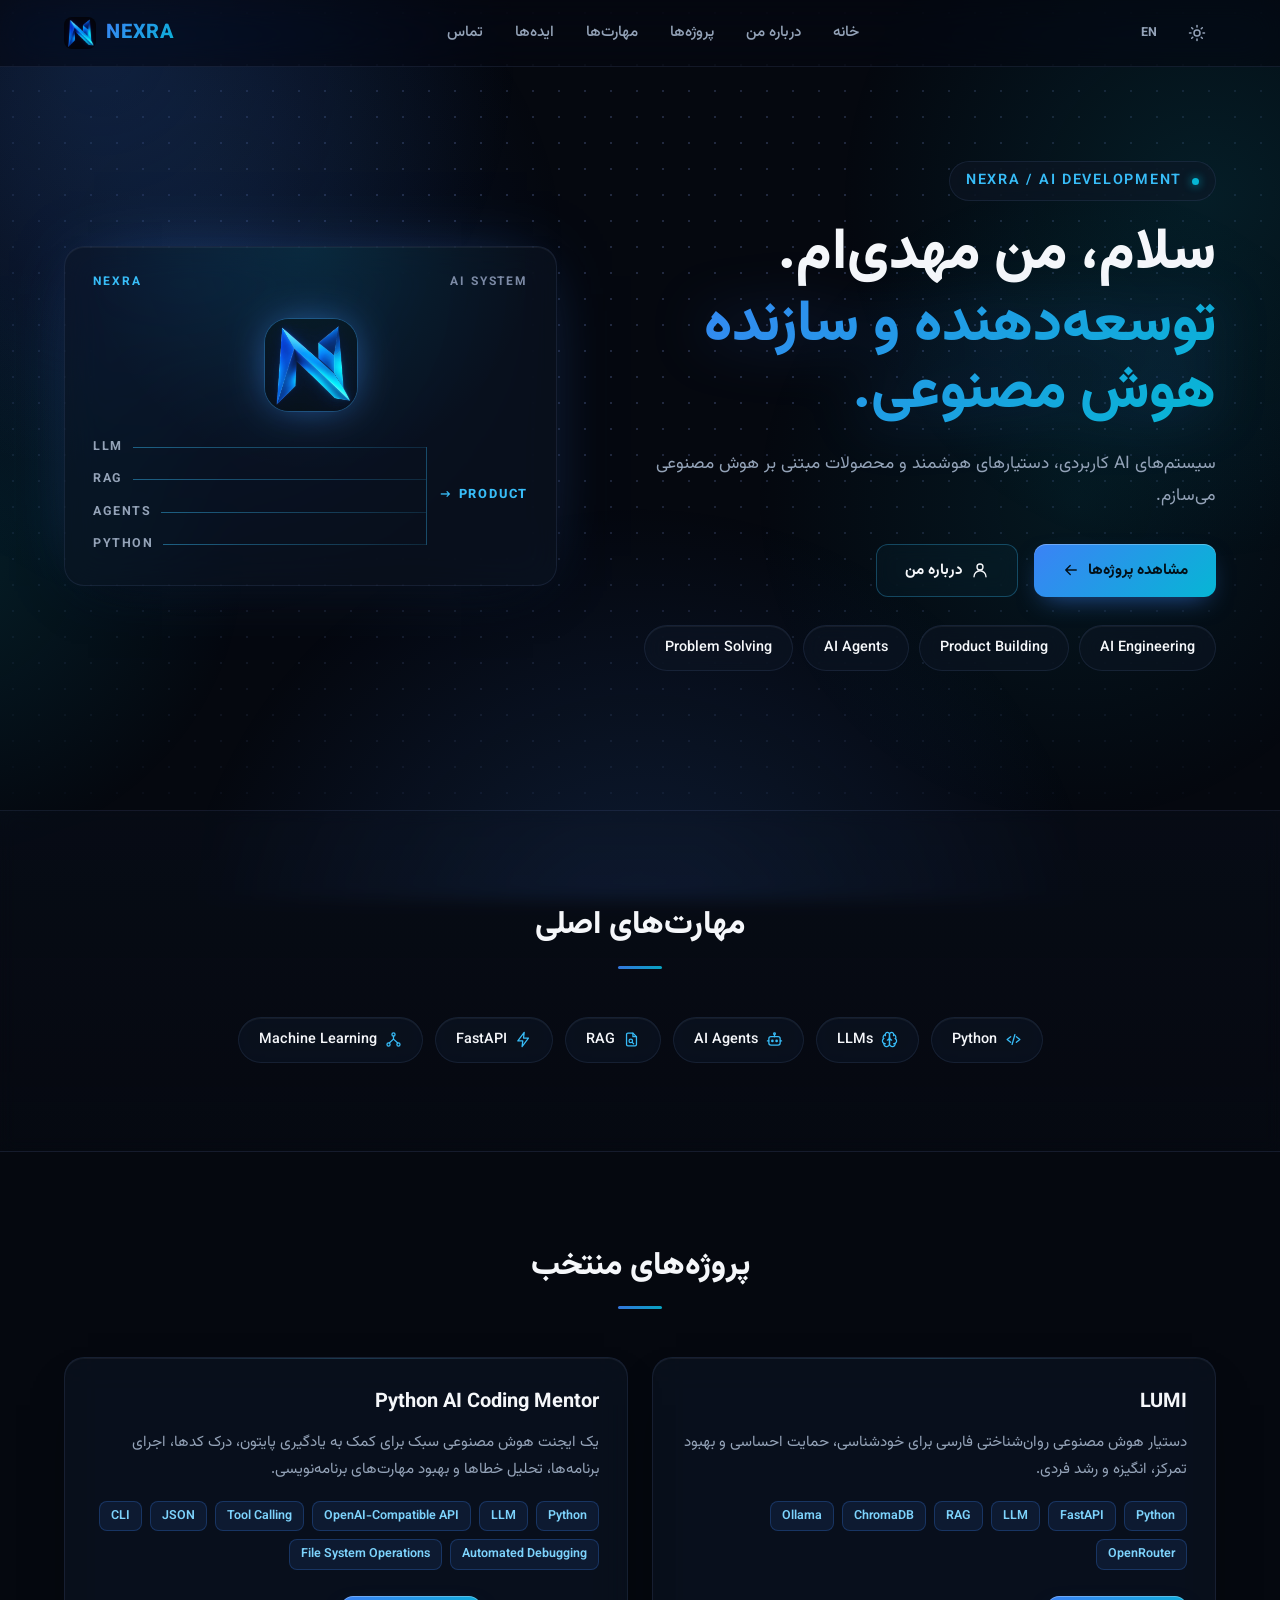
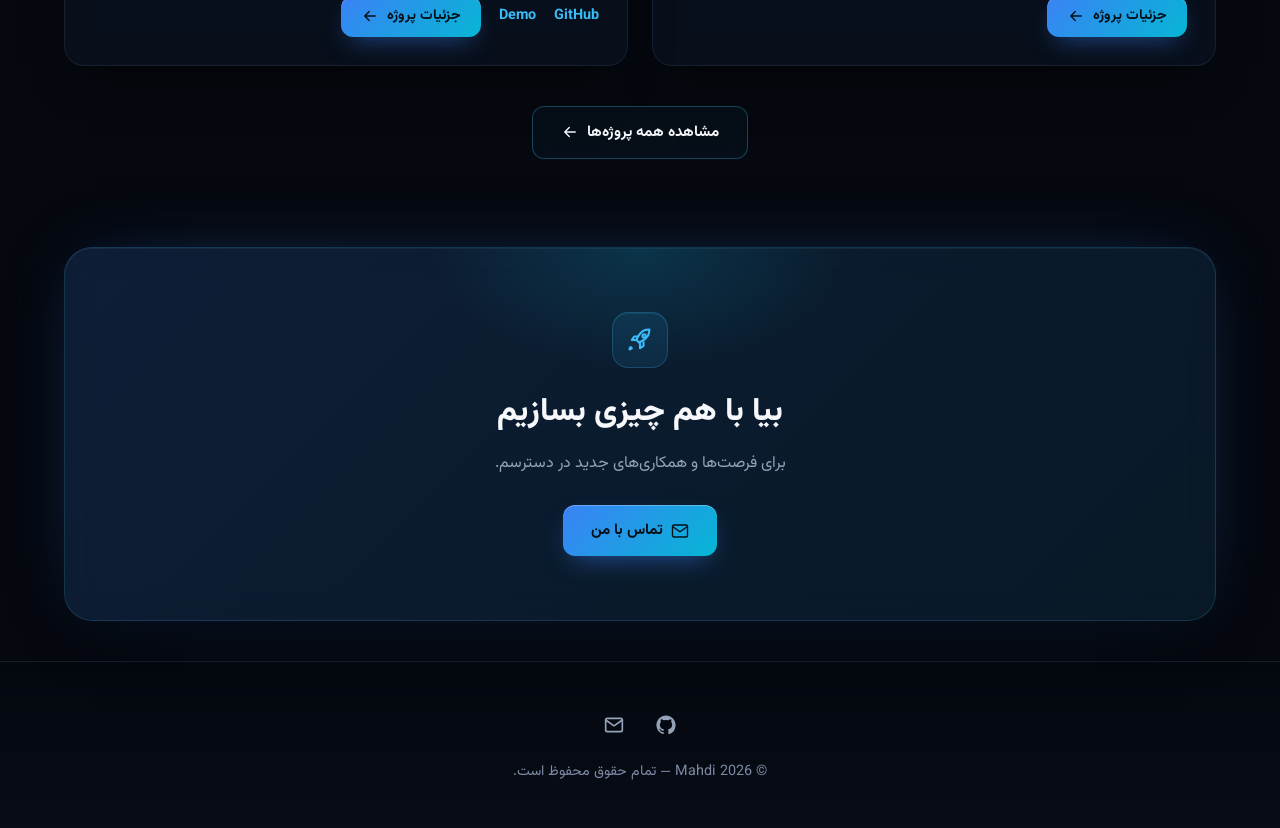
<file: index.html>
<!DOCTYPE html>
<html lang="en">
<head>
  <meta charset="UTF-8">
  <meta name="viewport" content="width=device-width, initial-scale=1.0">
    <title>Mahdi Mohammadi (مهدی محمدی) | AI Developer – توسعه‌دهنده هوش مصنوعی</title>
    <meta name="description" content="مهدی محمدی، توسعه‌دهنده و برنامه‌نویس هوش مصنوعی؛ سازنده‌ی محصولات مبتنی بر LLM، RAG و ایجنت‌های هوشمند. Mahdi Mohammadi — AI Developer specializing in LLMs, RAG, and AI agents.">
    <link rel="canonical" href="https://mahdi-mohammadi.ir/">

  <!-- Structured Data برای شناسایی شخص (و عکسش) توسط گوگل -->
  <script type="application/ld+json">
  {
    "@context": "https://schema.org",
    "@type": "Person",
    "name": "Mahdi Mohammadi",
        "alternateName": "مهدی محمدی",
    "jobTitle": "AI Developer",
    "description": "مهدی محمدی، توسعه‌دهنده و برنامه‌نویس هوش مصنوعی؛ سازنده‌ی محصولات مبتنی بر LLM، RAG و ایجنت‌های هوشمند.",
    "url": "https://mahdi-mohammadi.ir/",
    "image": "https://mahdi-mohammadi.ir/assets/images/mahdi-mohammadi-ai-developer.jpg",
    "sameAs": [
      "https://github.com/mahdimohamadi4596-boop",
      "https://instagram.com/nexra_dev",
      "https://t.me/Mahdi_mohammadi_dev"
    ],
        "knowsAbout": ["Artificial Intelligence", "هوش مصنوعی", "Large Language Models", "RAG", "AI Agents", "Python", "FastAPI"]
  }
  </script>

  <meta property="og:type" content="website">
  <meta property="og:title" content="Mahdi Mohammadi | AI Developer & AI Product Builder">
  <meta property="og:description" content="Mahdi Mohammadi (مهدی محمدی) — AI Developer specializing in LLMs, RAG, and AI agents.">
  <meta property="og:url" content="https://mahdi-mohammadi.ir/">
  <meta property="og:image" content="https://mahdi-mohammadi.ir/assets/images/mahdi-mohammadi-ai-developer.jpg">
  <meta name="twitter:card" content="summary">
  <meta name="twitter:title" content="Mahdi Mohammadi | AI Developer & AI Product Builder">
  <meta name="twitter:description" content="Mahdi Mohammadi (مهدی محمدی) — AI Developer specializing in LLMs, RAG, and AI agents.">
  <meta name="twitter:image" content="https://mahdi-mohammadi.ir/assets/images/mahdi-mohammadi-ai-developer.jpg">
  <link rel="icon" href="assets/icons/Favicon.png" type="image/png">
  <!-- فونت‌ها -->
  <link rel="preconnect" href="https://fonts.googleapis.com">
  <link href="https://fonts.googleapis.com/css2?family=Manrope:wght@400;500;600;700;800&family=Vazirmatn:wght@400;500;600;700;800&display=swap" rel="stylesheet">
  <!-- استایل‌ها -->
  <link rel="stylesheet" href="css/style.css?v=11">
  <link rel="stylesheet" href="css/animations.css?v=11">
  <link rel="stylesheet" href="css/responsive.css?v=11">
  <script src="js/halloween.js?v=2"></script>
</head>
<body>

  <!-- Navbar با JS تزریق میشه -->
  <div id="navbar-container"></div>

  <main>
  <!-- Hero Section -->
    <!-- Hero Section -->
  <section class="hero section">
    <div class="container hero-grid">
      <div class="hero-text">
        <p class="hero-greeting hero-eyebrow">NEXRA / AI DEVELOPMENT</p>
        <h1 class="hero-title">
          <span class="hero-title-1" data-i18n="home.heroTitle1">Hi, I'm Mahdi.</span>
          <span class="hero-title-2" data-i18n="home.heroTitle2">AI Developer &amp; Builder.</span>
        </h1>
        <p class="hero-intro" data-i18n="home.heroIntro">I build practical AI systems, intelligent assistants, and AI-powered products.</p>
        <div class="hero-actions">
          <a href="projects.html" class="btn btn-primary">
            <span data-i18n="home.ctaProjects">View Projects</span>
            <span class="btn-ico" data-icon="arrow-right" aria-hidden="true"></span>
          </a>
          <a href="about.html" class="btn btn-outline">
            <span class="btn-ico" data-icon="user" aria-hidden="true"></span>
            <span data-i18n="home.ctaAbout">About Me</span>
          </a>
        </div>
        <div class="hero-tags">
          <span class="skill-chip">AI Engineering</span>
          <span class="skill-chip">Product Building</span>
          <span class="skill-chip">AI Agents</span>
          <span class="skill-chip">Problem Solving</span>
        </div>
      </div>

      <!-- AI System Card -->
      <div class="system-card">
        <div class="system-head"><span>NEXRA</span><span>AI SYSTEM</span></div>
        <img class="system-logo" src="assets/icons/Logo-N.jpg" alt="NEXRA" onerror="this.style.display='none'">
        <div class="system-flow">
          <ul class="system-inputs">
            <li>LLM</li>
            <li>RAG</li>
            <li>AGENTS</li>
            <li>PYTHON</li>
          </ul>
          <span class="system-merge"></span>
          <span class="system-output">→ PRODUCT</span>
        </div>
      </div>
    </div>
  </section>

  <!-- Skills Preview -->
  <section class="skills-preview section">
    <div class="container">
      <h2 class="section-title" data-i18n="home.skillsTitle">Core Skills</h2>
      <div class="skills-grid">
        <span class="skill-chip has-ico"><span class="chip-ico" data-icon="code" aria-hidden="true"></span>Python</span>
        <span class="skill-chip has-ico"><span class="chip-ico" data-icon="brain" aria-hidden="true"></span>LLMs</span>
        <span class="skill-chip has-ico"><span class="chip-ico" data-icon="bot" aria-hidden="true"></span>AI Agents</span>
        <span class="skill-chip has-ico"><span class="chip-ico" data-icon="file-search" aria-hidden="true"></span>RAG</span>
        <span class="skill-chip has-ico"><span class="chip-ico" data-icon="zap" aria-hidden="true"></span>FastAPI</span>
        <span class="skill-chip has-ico"><span class="chip-ico" data-icon="network" aria-hidden="true"></span>Machine Learning</span>
      </div>
    </div>
  </section>

  <!-- Featured Projects -->
  <section class="projects-preview section">
    <div class="container">
      <h2 class="section-title" data-i18n="home.projectsTitle">Featured Projects</h2>
      <div id="featured-projects" class="projects-grid"></div>
      <div class="view-all-wrapper">
        <a href="projects.html" class="btn btn-outline">
          <span data-i18n="home.viewAllProjects">View All Projects</span>
          <span class="btn-ico" data-icon="arrow-right" aria-hidden="true"></span>
        </a>
      </div>
    </div>
  </section>

  <!-- CTA -->
  <section class="cta-section section">
    <div class="container cta-inner">
      <span class="ico-badge ico-lg" data-icon="rocket" aria-hidden="true"></span>
      <h2 data-i18n="home.ctaTitle">Let's build something together</h2>
      <p data-i18n="home.ctaSubtitle">I'm open to new opportunities and collaborations.</p>
      <a href="contact.html" class="btn btn-primary">
        <span class="btn-ico" data-icon="mail" aria-hidden="true"></span>
        <span data-i18n="home.ctaButton">Contact Me</span>
      </a>
    </div>
  </section>
  </main>

  <!-- Footer با JS تزریق میشه -->
  <div id="footer-container"></div>

  <!-- دکمه شناور ایده‌ها (فقط موبایل) -->
  <a href="ideas.html" id="idea-fab" class="idea-fab" aria-label="Ideas" title="Ideas">
    <svg viewBox="0 0 24 24" fill="none" stroke="currentColor" stroke-width="2" stroke-linecap="round" stroke-linejoin="round"><path d="M9 18h6"></path><path d="M10 22h4"></path><path d="M15.09 14c.18-.98.65-1.74 1.41-2.5A4.65 4.65 0 0 0 18 8 6 6 0 0 0 6 8c0 1 .23 2.23 1.5 3.5A4.61 4.61 0 0 1 8.91 14"></path></svg>
    <span class="idea-fab-label" data-i18n="nav.ideas">Ideas</span>
  </a>
  <button type="button" id="idea-fab-close" class="idea-fab-close" aria-label="Close">
    <svg viewBox="0 0 24 24" fill="none" stroke="currentColor" stroke-width="3" stroke-linecap="round" stroke-linejoin="round"><line x1="18" y1="6" x2="6" y2="18"></line><line x1="6" y1="6" x2="18" y2="18"></line></svg>
  </button>
  <!-- ترتیب لود اسکریپت‌ها مهمه -->
<script src="data/translations.js"></script>
<script src="data/projects.js"></script>
<script src="js/theme.js"></script>
<script src="js/language.js"></script>
<script src="js/typing.js"></script>
<script src="js/main.js"></script>
<script src="js/icons.js?v=6"></script>
<script src="js/background.js"></script>
<script src="js/home.js"></script>
</body>
</html>
</file>
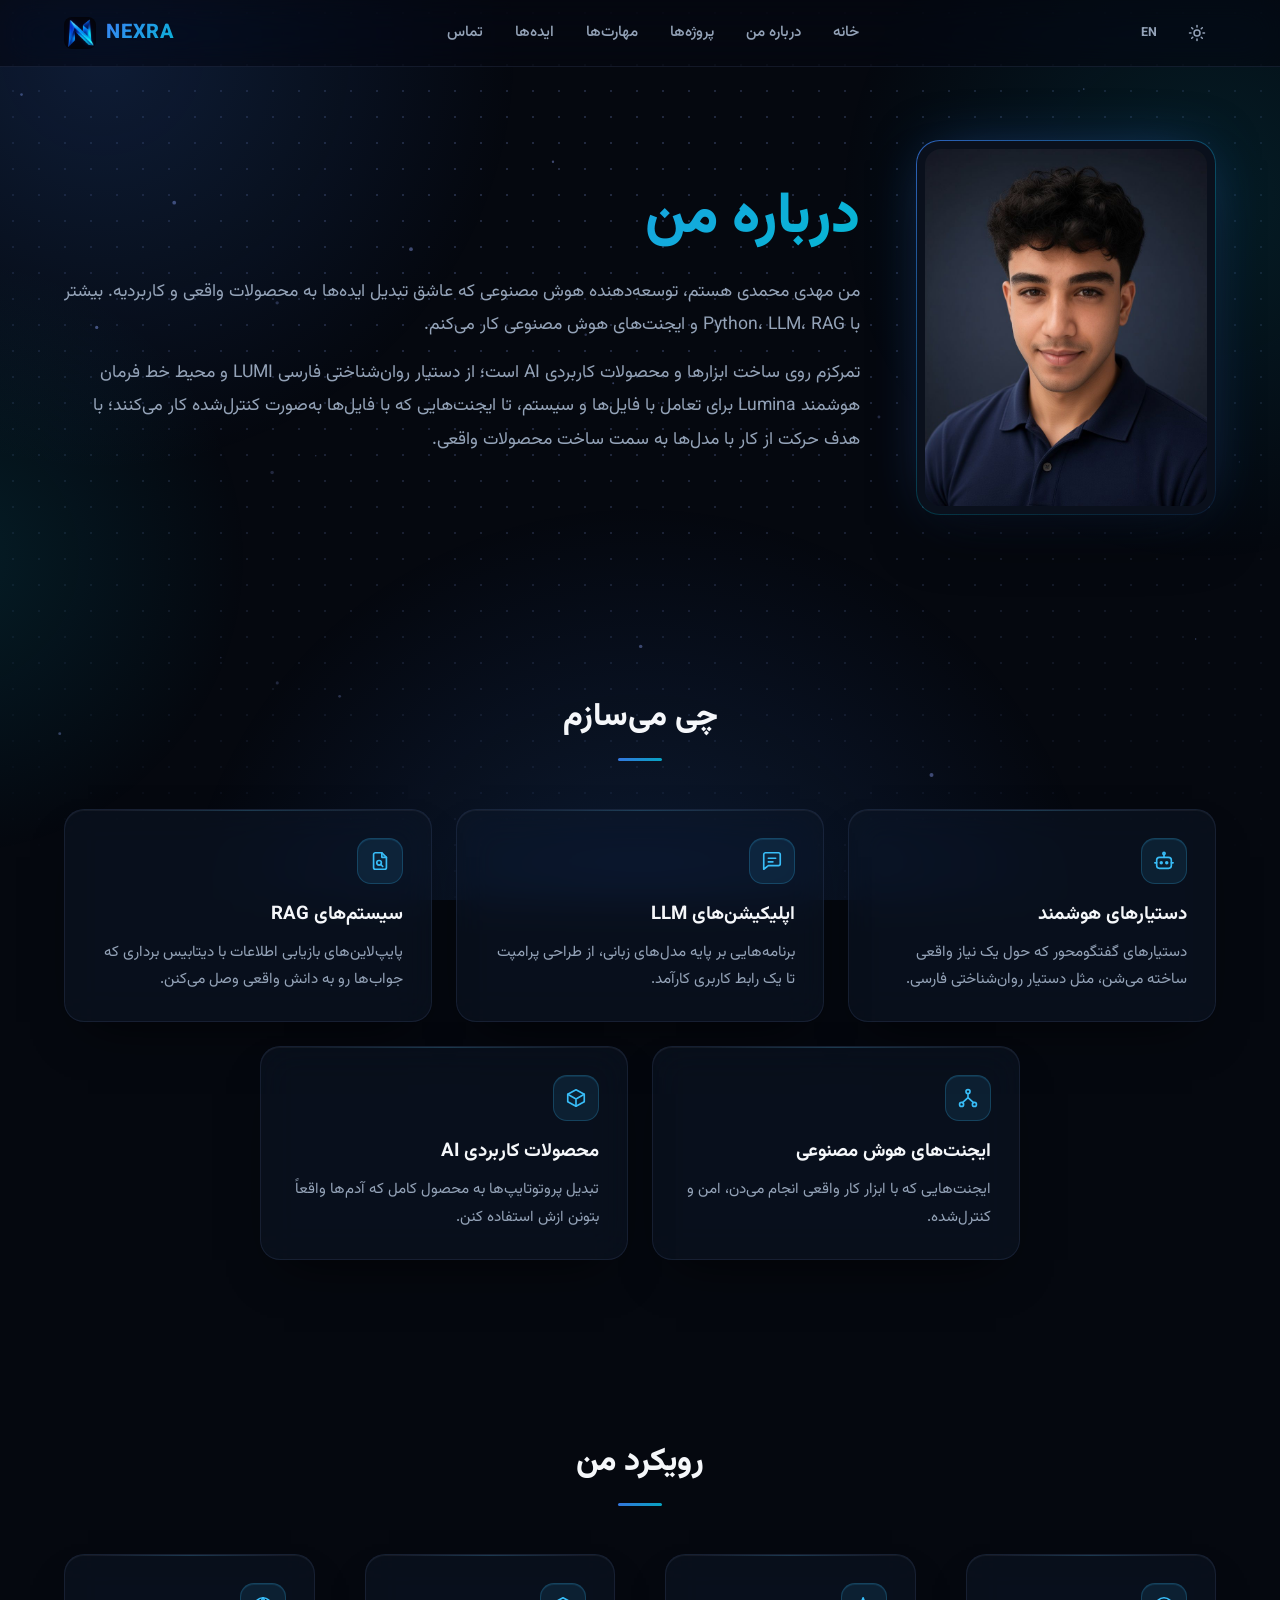
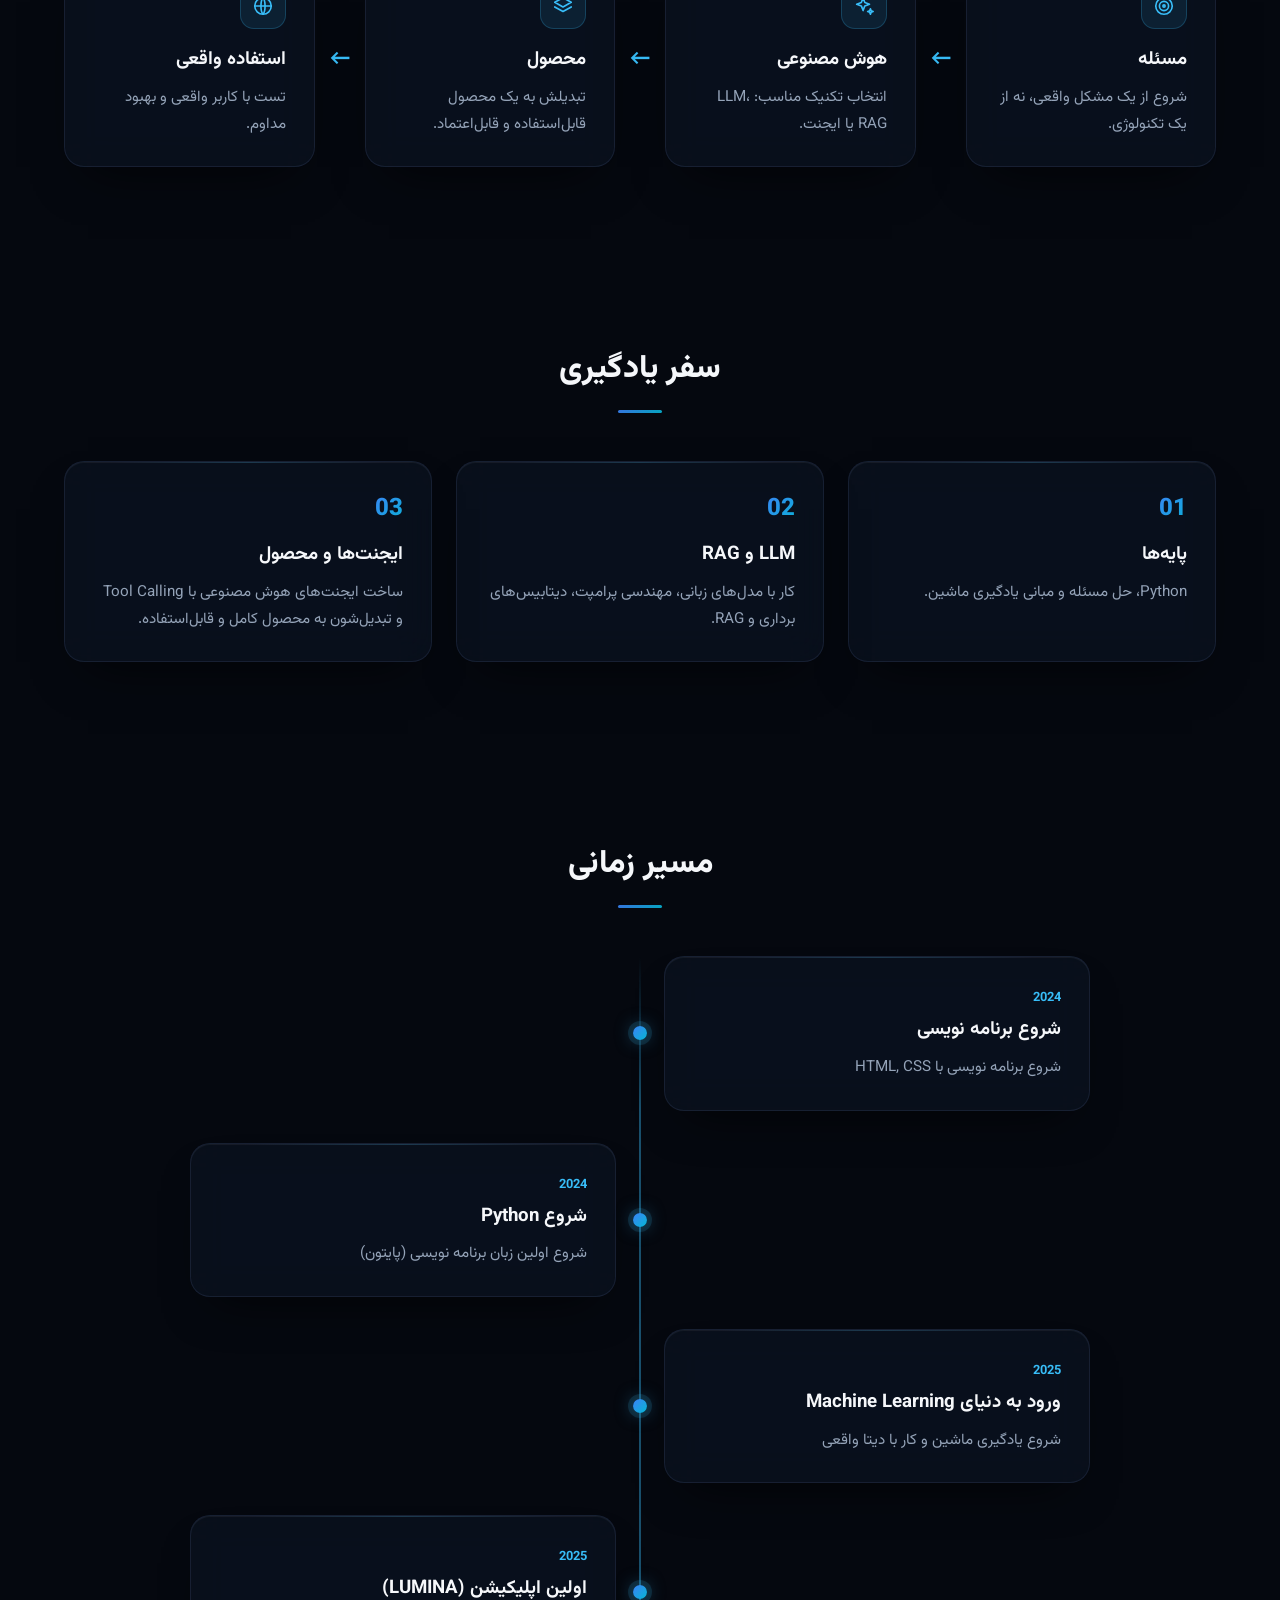
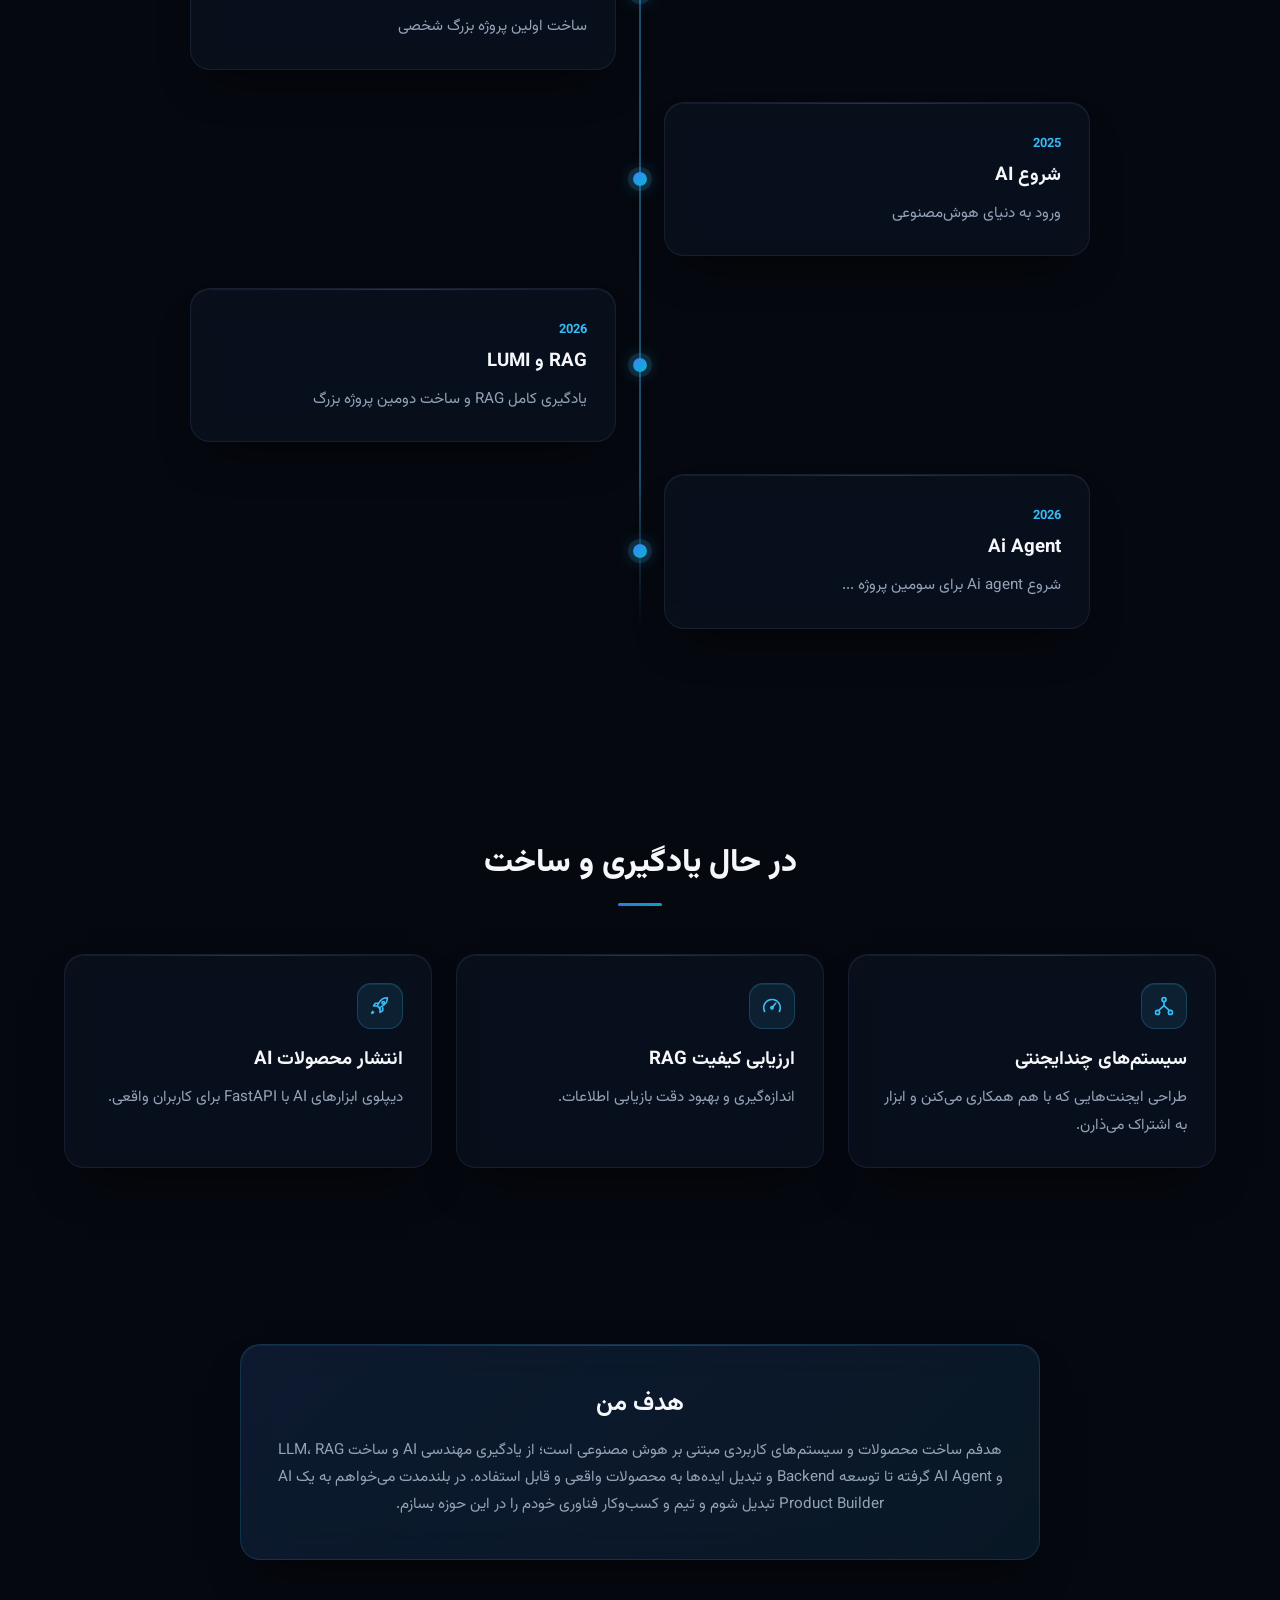
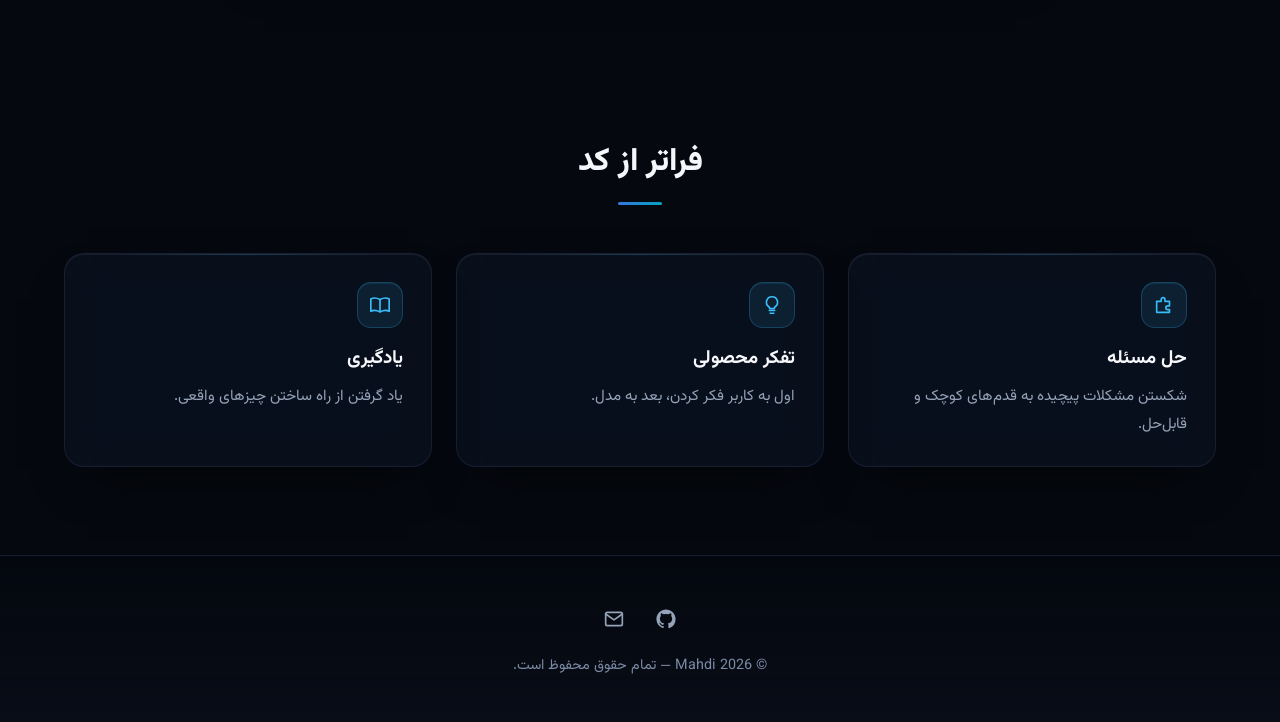
<file: about.html>
<!DOCTYPE html>
<html lang="en">
<head>
  <meta charset="UTF-8">
  <meta name="viewport" content="width=device-width, initial-scale=1.0">
  <title>درباره مهدی محمدی | About Mahdi Mohammadi – AI Developer</title>
  <meta name="description" content="Mahdi Mohammadi (مهدی محمدی) — AI Developer specializing in LLMs, RAG, and AI agents. Portfolio of real AI products including LUMI and AI File Management Agent.">
    <link rel="canonical" href="https://mahdi-mohammadi.ir/about.html">
  <meta property="og:type" content="profile">
  <meta property="og:title" content="Mahdi Mohammadi | About — AI Developer">
  <meta property="og:description" content="Mahdi Mohammadi (مهدی محمدی) — AI Developer specializing in LLMs, RAG, and AI agents.">
  <meta property="og:url" content="https://mahdi-mohammadi.ir/about.html">
  <meta property="og:image" content="https://mahdi-mohammadi.ir/assets/images/mahdi-mohammadi-ai-developer.jpg">
  <meta name="twitter:card" content="summary">
  <meta name="twitter:image" content="https://mahdi-mohammadi.ir/assets/images/mahdi-mohammadi-ai-developer.jpg">
  <link rel="icon" href="assets/icons/Favicon.png" type="image/png">

  <!-- فونت‌ها -->
  <link href="https://fonts.googleapis.com/css2?family=Manrope:wght@400;500;600;700;800&family=Vazirmatn:wght@400;500;600;700;800&display=swap" rel="stylesheet">

  <!-- استایل‌ها -->
  <link rel="stylesheet" href="css/style.css?v=11">
  <link rel="stylesheet" href="css/animations.css?v=11">
  <link rel="stylesheet" href="css/responsive.css?v=11">
  <script src="js/halloween.js?v=2"></script>
</head>
<body>

  <div id="navbar-container"></div>

  <main>
    <!-- About Intro -->
    <section class="about-hero section">
      <div class="container about-hero-inner">
        <div class="about-photo">
          <img src="assets/images/mahdi-mohammadi-ai-developer.jpg" alt="Mahdi Mohammadi — AI Developer (مهدی محمدی)"
               onerror="this.style.display='none'; this.nextElementSibling.style.display='flex'">
          <span class="about-photo-fallback">M</span>
        </div>
        <div class="about-text">
          <h1 class="about-title" data-i18n="about.pageTitle">About Me</h1>
          <p data-i18n="about.intro1"></p>
          <p data-i18n="about.intro2"></p>
        </div>
      </div>
    </section>

    <!-- Learning Path -->
    <!-- 02 What I Build -->
    <section class="section">
      <div class="container">
        <h2 class="section-title" data-i18n="about.buildTitle">What I Build</h2>
        <div class="build-grid">
          <div class="path-card">
            <span class="ico-badge" data-icon="bot" aria-hidden="true"></span>
            <h3 data-i18n="about.build1Title">AI Assistants</h3>
            <p data-i18n="about.build1Text"></p>
          </div>
          <div class="path-card">
            <span class="ico-badge" data-icon="message" aria-hidden="true"></span>
            <h3 data-i18n="about.build2Title">LLM Applications</h3>
            <p data-i18n="about.build2Text"></p>
          </div>
          <div class="path-card">
            <span class="ico-badge" data-icon="file-search" aria-hidden="true"></span>
            <h3 data-i18n="about.build3Title">RAG Systems</h3>
            <p data-i18n="about.build3Text"></p>
          </div>
          <div class="path-card">
            <span class="ico-badge" data-icon="network" aria-hidden="true"></span>
            <h3 data-i18n="about.build4Title">AI Agents</h3>
            <p data-i18n="about.build4Text"></p>
          </div>
          <div class="path-card">
            <span class="ico-badge" data-icon="package" aria-hidden="true"></span>
            <h3 data-i18n="about.build5Title">Practical AI Products</h3>
            <p data-i18n="about.build5Text"></p>
          </div>
        </div>
      </div>
    </section>

    <!-- 03 My Approach -->
    <section class="section">
      <div class="container">
        <h2 class="section-title" data-i18n="about.approachTitle">My Approach</h2>
        <div class="flow">
          <div class="path-card">
            <span class="ico-badge" data-icon="target" aria-hidden="true"></span>
            <h3 data-i18n="about.flow1Title">Problem</h3>
            <p data-i18n="about.flow1Text"></p>
          </div>
          <span class="flow-arrow">→</span>
          <div class="path-card">
            <span class="ico-badge" data-icon="sparkles" aria-hidden="true"></span>
            <h3 data-i18n="about.flow2Title">AI</h3>
            <p data-i18n="about.flow2Text"></p>
          </div>
          <span class="flow-arrow">→</span>
          <div class="path-card">
            <span class="ico-badge" data-icon="layers" aria-hidden="true"></span>
            <h3 data-i18n="about.flow3Title">Product</h3>
            <p data-i18n="about.flow3Text"></p>
          </div>
          <span class="flow-arrow">→</span>
          <div class="path-card">
            <span class="ico-badge" data-icon="globe" aria-hidden="true"></span>
            <h3 data-i18n="about.flow4Title">Real-world Use</h3>
            <p data-i18n="about.flow4Text"></p>
          </div>
        </div>
      </div>
    </section>

    <!-- 04 Learning Journey -->
    <section class="section">
      <div class="container">
        <h2 class="section-title" data-i18n="about.pathTitle">Learning Journey</h2>
        <div class="path-grid">
          <div class="path-card">
            <span class="path-number">01</span>
            <h3 data-i18n="about.step1Title"></h3>
            <p data-i18n="about.step1Text"></p>
          </div>
          <div class="path-card">
            <span class="path-number">02</span>
            <h3 data-i18n="about.step2Title"></h3>
            <p data-i18n="about.step2Text"></p>
          </div>
          <div class="path-card">
            <span class="path-number">03</span>
            <h3 data-i18n="about.step3Title"></h3>
            <p data-i18n="about.step3Text"></p>
          </div>
        </div>
      </div>
    </section>

    <!-- 05 Journey Timeline -->
    <section class="section">
      <div class="container">
        <h2 class="section-title" data-i18n="about.timelineTitle">Journey Timeline</h2>
        <div id="timeline" class="timeline"></div>
      </div>
    </section>

    <!-- 06 Currently Exploring -->
    <section class="section">
      <div class="container">
        <h2 class="section-title" data-i18n="about.exploringTitle">Currently Exploring</h2>
        <div class="path-grid">
          <div class="path-card">
            <span class="ico-badge" data-icon="network" aria-hidden="true"></span>
            <h3 data-i18n="about.explore1Title"></h3>
            <p data-i18n="about.explore1Text"></p>
          </div>
          <div class="path-card">
            <span class="ico-badge" data-icon="gauge" aria-hidden="true"></span>
            <h3 data-i18n="about.explore2Title"></h3>
            <p data-i18n="about.explore2Text"></p>
          </div>
          <div class="path-card">
            <span class="ico-badge" data-icon="rocket" aria-hidden="true"></span>
            <h3 data-i18n="about.explore3Title"></h3>
            <p data-i18n="about.explore3Text"></p>
          </div>
        </div>
      </div>
    </section>

    <!-- 07 My Goal -->
    <section class="section">
      <div class="container">
        <div class="goal-card">
          <h2 data-i18n="about.goalTitle">My Goal</h2>
          <p data-i18n="about.goalText"></p>
        </div>
      </div>
    </section>

    <!-- 08 Beyond Code (اختیاری) -->
    <section class="section">
      <div class="container">
        <h2 class="section-title" data-i18n="about.beyondTitle">Beyond Code</h2>
        <div class="path-grid">
          <div class="path-card">
            <span class="ico-badge" data-icon="puzzle" aria-hidden="true"></span>
            <h3 data-i18n="about.beyond1Title"></h3>
            <p data-i18n="about.beyond1Text"></p>
          </div>
          <div class="path-card">
            <span class="ico-badge" data-icon="lightbulb" aria-hidden="true"></span>
            <h3 data-i18n="about.beyond2Title"></h3>
            <p data-i18n="about.beyond2Text"></p>
          </div>
          <div class="path-card">
            <span class="ico-badge" data-icon="book-open" aria-hidden="true"></span>
            <h3 data-i18n="about.beyond3Title"></h3>
            <p data-i18n="about.beyond3Text"></p>
          </div>
        </div>
      </div>
    </section>
  </main>

  <div id="footer-container"></div>

  <script src="data/translations.js"></script>
  <script src="js/theme.js"></script>
  <script src="js/language.js"></script>
  <script src="js/main.js"></script>
  <script src="js/background.js"></script>
  <script src="js/icons.js?v=4"></script>
  <script src="js/about.js?v=4"></script>
</body>
</html>
</file>
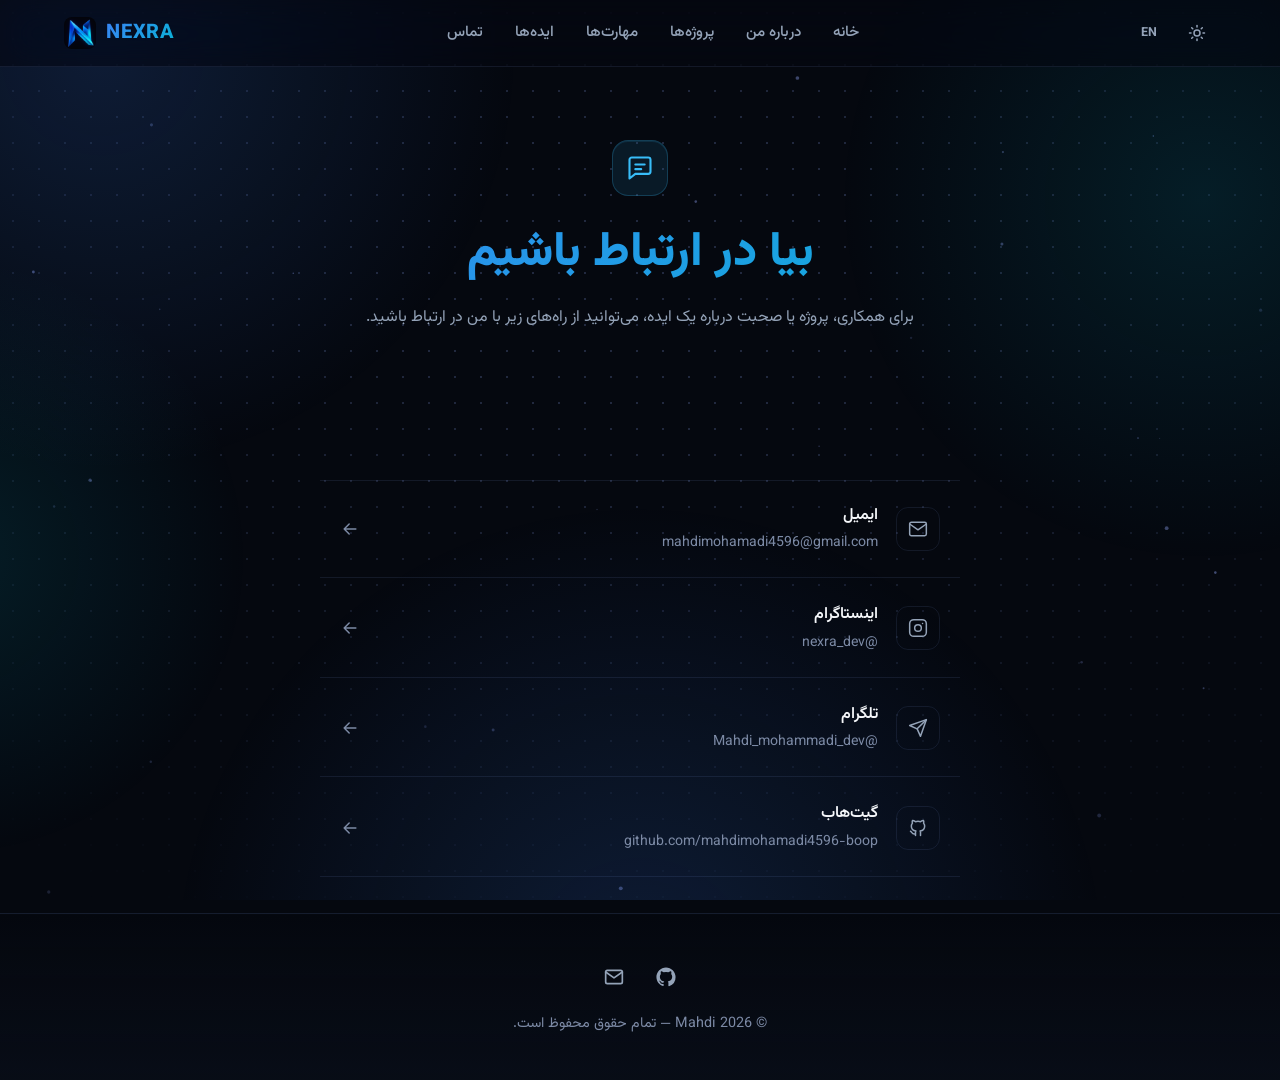
<file: contact.html>
<!DOCTYPE html>
<html lang="en">
<head>
  <meta charset="UTF-8">
  <meta name="viewport" content="width=device-width, initial-scale=1.0">
  <meta name="description" content="Get in touch with Mahdi Mohammadi.">
  <title>Mahdi Mohammadi | contact</title>
  <meta name="description" content="Mahdi Mohammadi (مهدی محمدی) — AI Developer specializing in LLMs, RAG, and AI agents. Portfolio of real AI products including LUMI and AI File Management Agent.">
  <link rel="icon" href="assets/icons/Favicon.png" type="image/png">

  <link rel="preconnect" href="https://fonts.googleapis.com">
  <link href="https://fonts.googleapis.com/css2?family=Manrope:wght@400;500;600;700;800&family=Vazirmatn:wght@400;500;600;700;800&display=swap" rel="stylesheet">
  <link rel="stylesheet" href="css/style.css?v=11">
  <link rel="stylesheet" href="css/animations.css?v=11">
  <link rel="stylesheet" href="css/responsive.css?v=11">
  <script src="js/halloween.js?v=2"></script>
</head>
<body>
  <div id="navbar-container"></div>

  <main>
    <section class="page-head section contact-head">
      <div class="container">
        <span class="ico-badge ico-lg" data-icon="message" aria-hidden="true"></span>
        <h1 id="ct-title"></h1>
        <p id="ct-sub"></p>
      </div>
    </section>

    <section class="pd-section">
      <div class="container">
        <div id="contact-list" class="contact-list"></div>
      </div>
    </section>
  </main>

  <div id="footer-container"></div>

  <script src="data/translations.js"></script>
  <script src="data/projects.js"></script>
  <script src="data/contact.js"></script>
  <script src="js/theme.js"></script>
  <script src="js/language.js"></script>
  <script src="js/main.js"></script>
  <script src="js/background.js"></script>
  <script src="js/icons.js?v=5"></script>
  <script src="js/contact.js?v=5"></script>
</body>
</html>
</file>
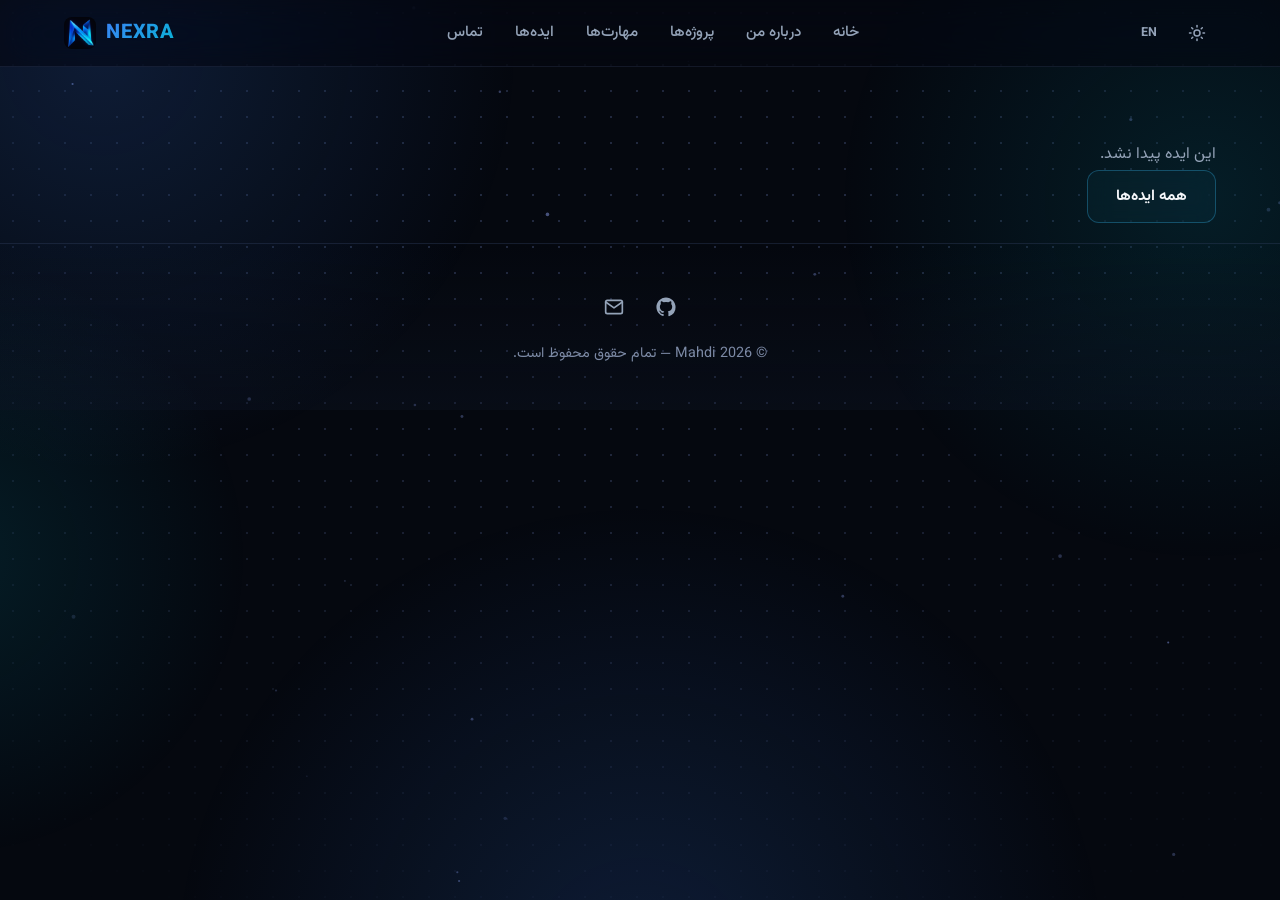
<file: idea.html>
<!DOCTYPE html>
<html lang="en">
<head>
  <meta charset="UTF-8">
  <meta name="viewport" content="width=device-width, initial-scale=1.0">
  <meta name="description" content="Idea — Mahdi Mohammadi.">
  <title>Mahdi Mohammadi | idea</title>
  <meta name="description" content="Mahdi Mohammadi (مهدی محمدی) — AI Developer specializing in LLMs, RAG, and AI agents. Portfolio of real AI products including LUMI and AI File Management Agent.">
    <!-- پیش‌فرض برای کرالرهایی که JS اجرا نمی‌کنن؛ برای هر Idea با JS جایگزین میشه -->
  <meta property="og:type" content="article">
  <meta property="og:title" content="Ideas — Mahdi Mohammadi">
  <meta property="og:description" content="Thoughts, technical notes, and perspectives on AI and technology.">
  <meta property="og:image" content="https://mahdi-mohammadi.ir/assets/images/mahdi-mohammadi-ai-developer.jpg">
  <meta name="twitter:card" content="summary">
  <meta name="twitter:title" content="Ideas — Mahdi Mohammadi">
  <meta name="twitter:description" content="Thoughts, technical notes, and perspectives on AI and technology.">
  <meta name="twitter:image" content="https://mahdi-mohammadi.ir/assets/images/mahdi-mohammadi-ai-developer.jpg">
  <link rel="icon" href="assets/icons/Favicon.png" type="image/png">  <!-- پیش‌فرض برای کرالرهایی که JS اجرا نمی‌کنن؛ برای هر Idea با JS جایگزین میشه -->
  <meta property="og:type" content="article">
  <meta property="og:title" content="Ideas — Mahdi Mohammadi">
  <meta property="og:description" content="Thoughts, technical notes, and perspectives on AI and technology.">
  <meta property="og:image" content="https://mahdi-mohammadi.ir/assets/images/mahdi-mohammadi-ai-developer.jpg">
  <meta name="twitter:card" content="summary">
  <meta name="twitter:title" content="Ideas — Mahdi Mohammadi">
  <meta name="twitter:description" content="Thoughts, technical notes, and perspectives on AI and technology.">
  <meta name="twitter:image" content="https://mahdi-mohammadi.ir/assets/images/mahdi-mohammadi-ai-developer.jpg">
  <link rel="icon" href="assets/icons/Favicon.png" type="image/png">

  <link rel="preconnect" href="https://fonts.googleapis.com">
  <link href="https://fonts.googleapis.com/css2?family=Manrope:wght@400;500;600;700;800&family=Vazirmatn:wght@400;500;600;700;800&display=swap" rel="stylesheet">
  <link rel="stylesheet" href="css/style.css?v=11">
  <link rel="stylesheet" href="css/animations.css?v=11">
  <link rel="stylesheet" href="css/responsive.css?v=11">
  <script src="js/halloween.js?v=2"></script>
</head>
<body>
  <div id="navbar-container"></div>

  <main id="idea-root"></main>

  <div id="footer-container"></div>

  <script src="data/translations.js"></script>
  <script src="data/projects.js"></script>
  <script src="data/ideas.js"></script>
  <script src="js/theme.js"></script>
  <script src="js/language.js"></script>
  <script src="js/main.js"></script>
  <script src="js/background.js"></script>
  <script src="js/idea-details.js"></script>
</body>
</html>
</file>
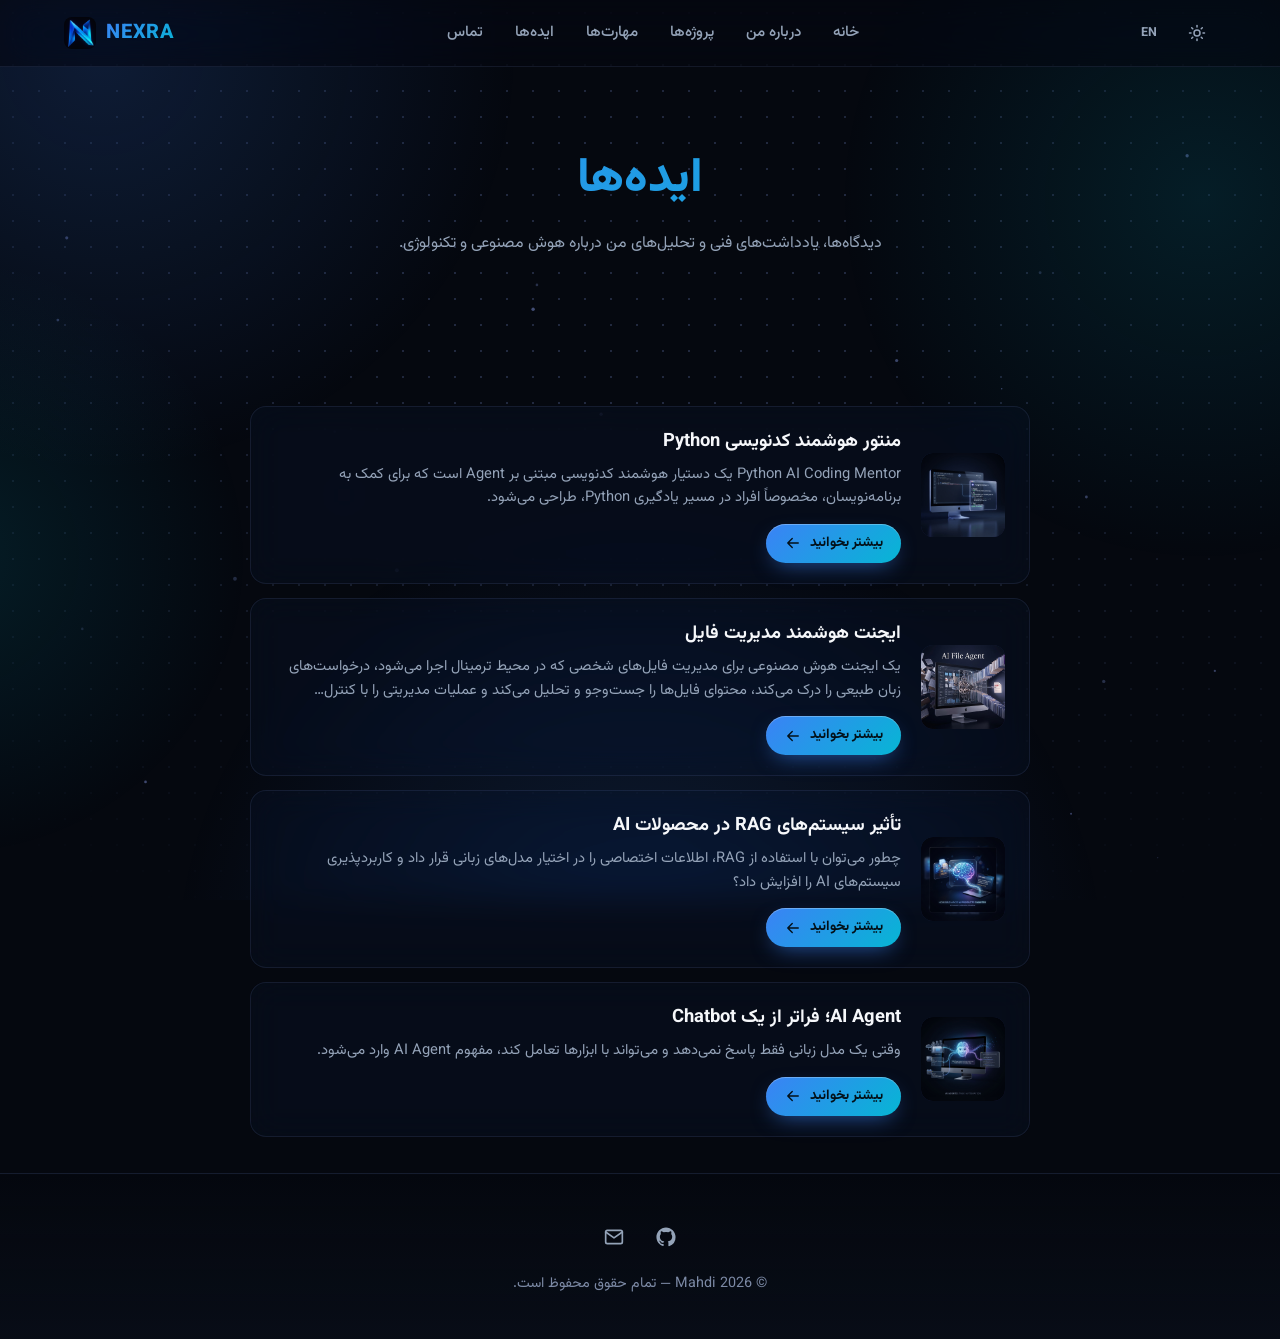
<file: ideas.html>
<!DOCTYPE html>
<html lang="en">
<head>
  <meta charset="UTF-8">
  <meta name="viewport" content="width=device-width, initial-scale=1.0">
  <meta name="description" content="Ideas and technical notes — Mahdi Mohammadi.">
  <title>Mahdi Mohammadi | ideas</title>
  <meta name="description" content="Mahdi Mohammadi (مهدی محمدی) — AI Developer specializing in LLMs, RAG, and AI agents. Portfolio of real AI products including LUMI and AI File Management Agent.">
  <link rel="icon" href="assets/icons/Favicon.png" type="image/png">

  <link rel="preconnect" href="https://fonts.googleapis.com">
  <link href="https://fonts.googleapis.com/css2?family=Manrope:wght@400;500;600;700;800&family=Vazirmatn:wght@400;500;600;700;800&display=swap" rel="stylesheet">
  <link rel="stylesheet" href="css/style.css?v=11">
  <link rel="stylesheet" href="css/animations.css?v=11">
  <link rel="stylesheet" href="css/responsive.css?v=11">
  <script src="js/halloween.js?v=2"></script>
</head>
<body>
  <div id="navbar-container"></div>

  <main>
    <section class="page-head section">
      <div class="container">
        <h1 id="id-title"></h1>
        <p id="id-sub"></p>
      </div>
    </section>

    <section class="pd-section">
      <div class="container">
        <div id="ideas-list" class="ideas-list"></div>
      </div>
    </section>
  </main>

  <div id="footer-container"></div>

  <script src="data/translations.js"></script>
  <script src="data/projects.js"></script>
  <script src="data/ideas.js"></script>
  <script src="js/theme.js"></script>
  <script src="js/language.js"></script>
  <script src="js/main.js"></script>
  <script src="js/background.js"></script>
  <script src="js/icons.js?v=6"></script>
  <script src="js/ideas.js?v=6"></script>
</body>
</html>
</file>
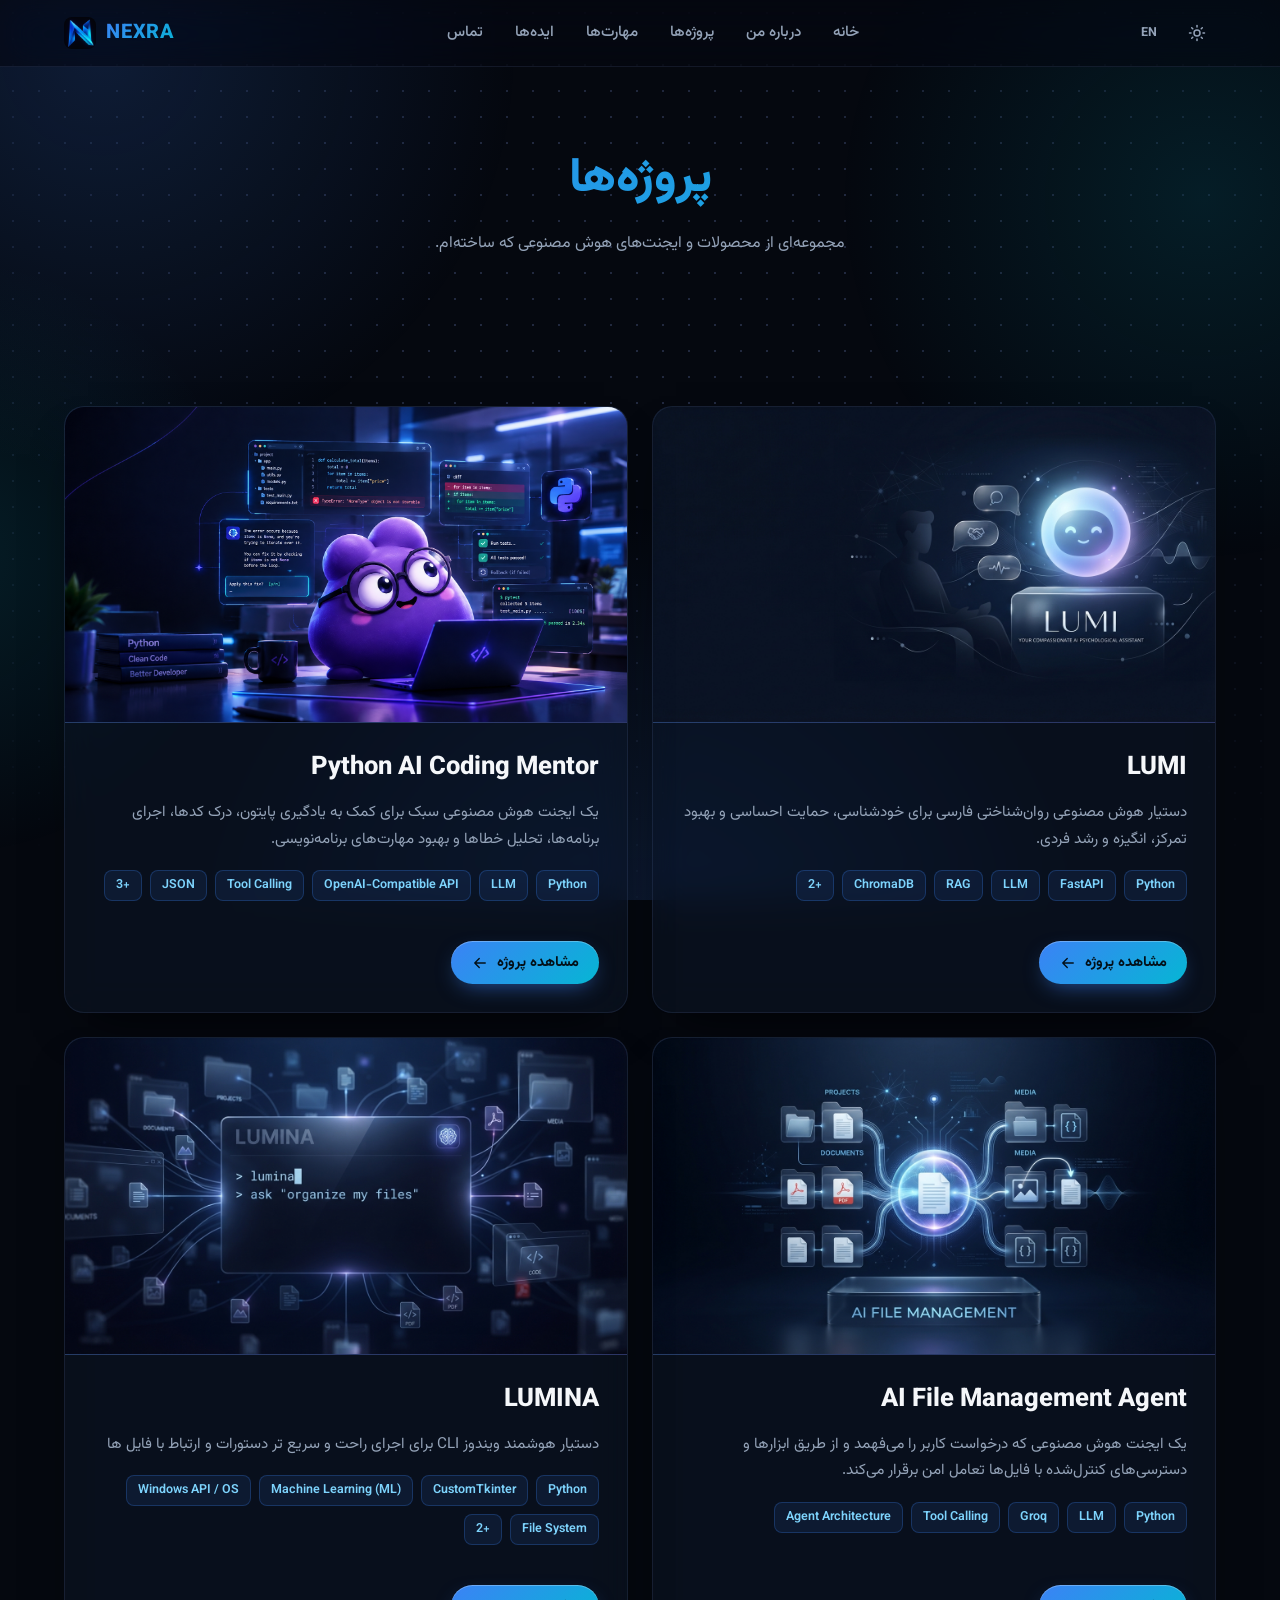
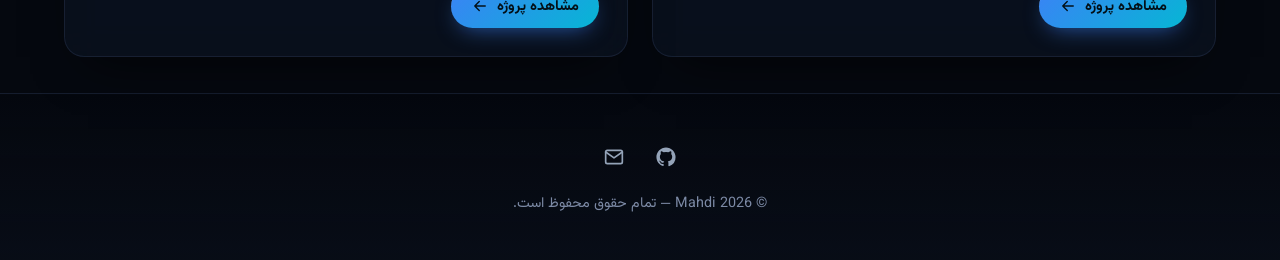
<file: projects.html>
<!DOCTYPE html>
<html lang="en">
<head>
  <meta charset="UTF-8">
  <meta name="viewport" content="width=device-width, initial-scale=1.0">
  <meta name="description" content="AI products and agents built by Mahdi Mohammadi.">
  <title>Mahdi Mohammadi | projects</title>
  <meta name="description" content="Mahdi Mohammadi (مهدی محمدی) — AI Developer specializing in LLMs, RAG, and AI agents. Portfolio of real AI products including LUMI and AI File Management Agent.">
  <link rel="icon" href="assets/icons/Favicon.png" type="image/png">

  <link rel="preconnect" href="https://fonts.googleapis.com">
  <link href="https://fonts.googleapis.com/css2?family=Manrope:wght@400;500;600;700;800&family=Vazirmatn:wght@400;500;600;700;800&display=swap" rel="stylesheet">
  <link rel="stylesheet" href="css/style.css?v=11">
  <link rel="stylesheet" href="css/animations.css?v=11">
  <link rel="stylesheet" href="css/responsive.css?v=11">
  <script src="js/halloween.js?v=2"></script>
</head>
<body>
  <div id="navbar-container"></div>

  <main>
    <section class="page-head section">
      <div class="container">
        <h1 id="pl-title"></h1>
        <p id="pl-sub"></p>
      </div>
    </section>

    <section class="pd-section">
      <div class="container">
        <div id="projects-list" class="projects-grid"></div>
      </div>
    </section>
  </main>

  <div id="footer-container"></div>

  <script src="data/translations.js"></script>
  <script src="data/projects.js"></script>
  <script src="js/theme.js"></script>
  <script src="js/language.js"></script>
  <script src="js/main.js"></script>
  <script src="js/background.js"></script>
  <script src="js/icons.js?v=6"></script>
  <script src="js/projects.js?v=6"></script>
</body>
</html>
</file>
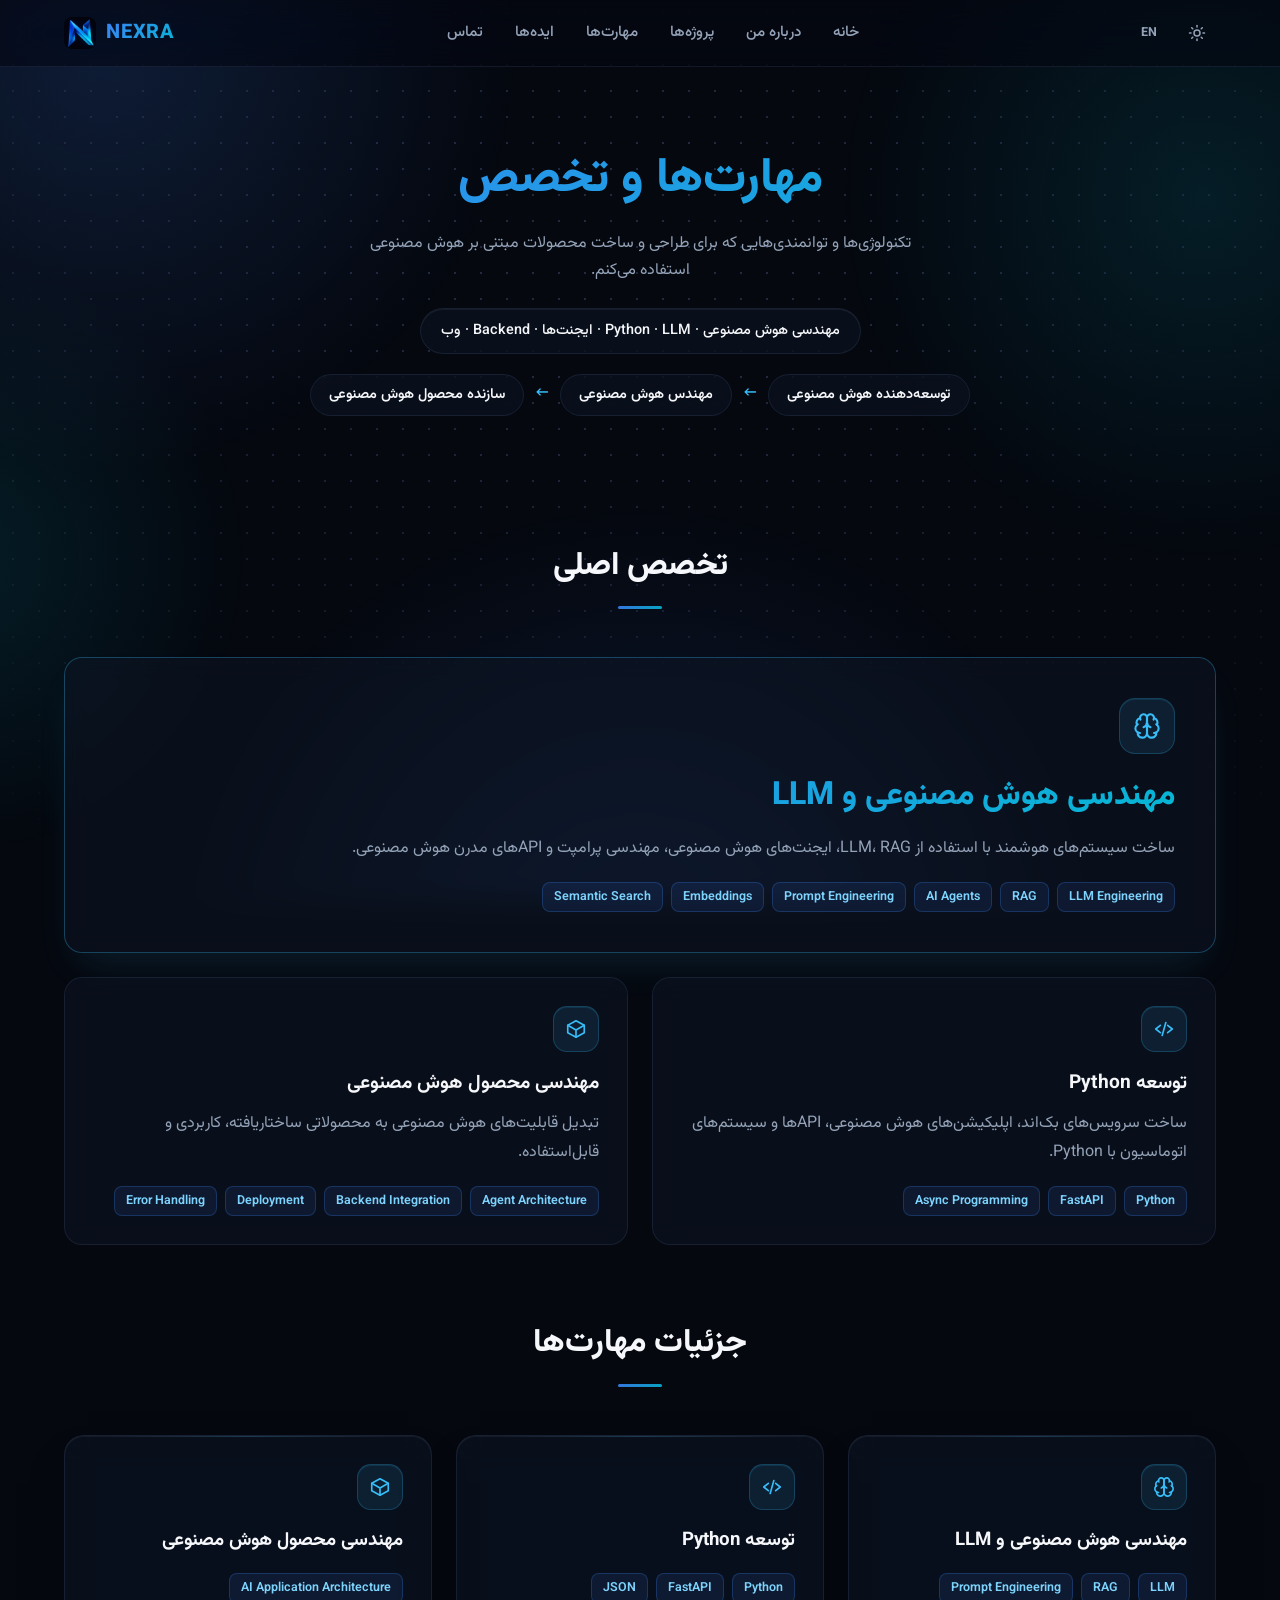
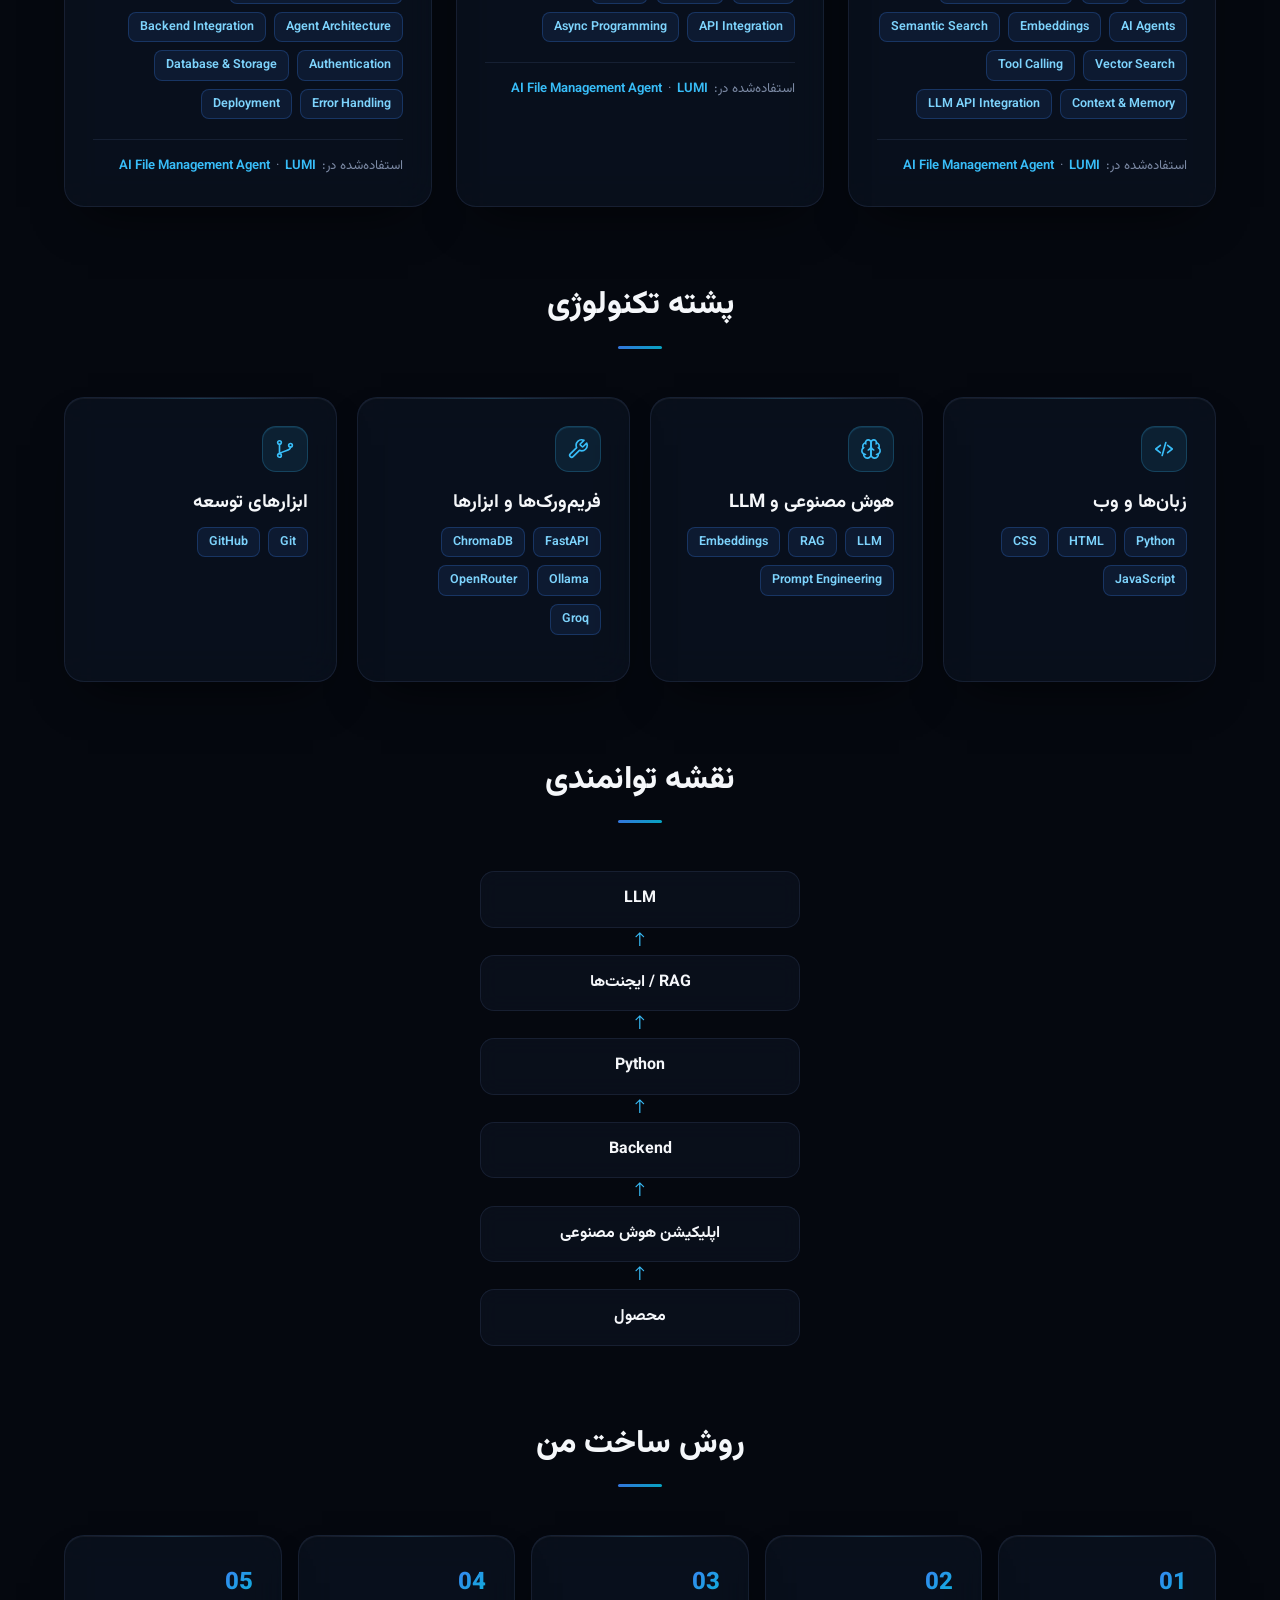
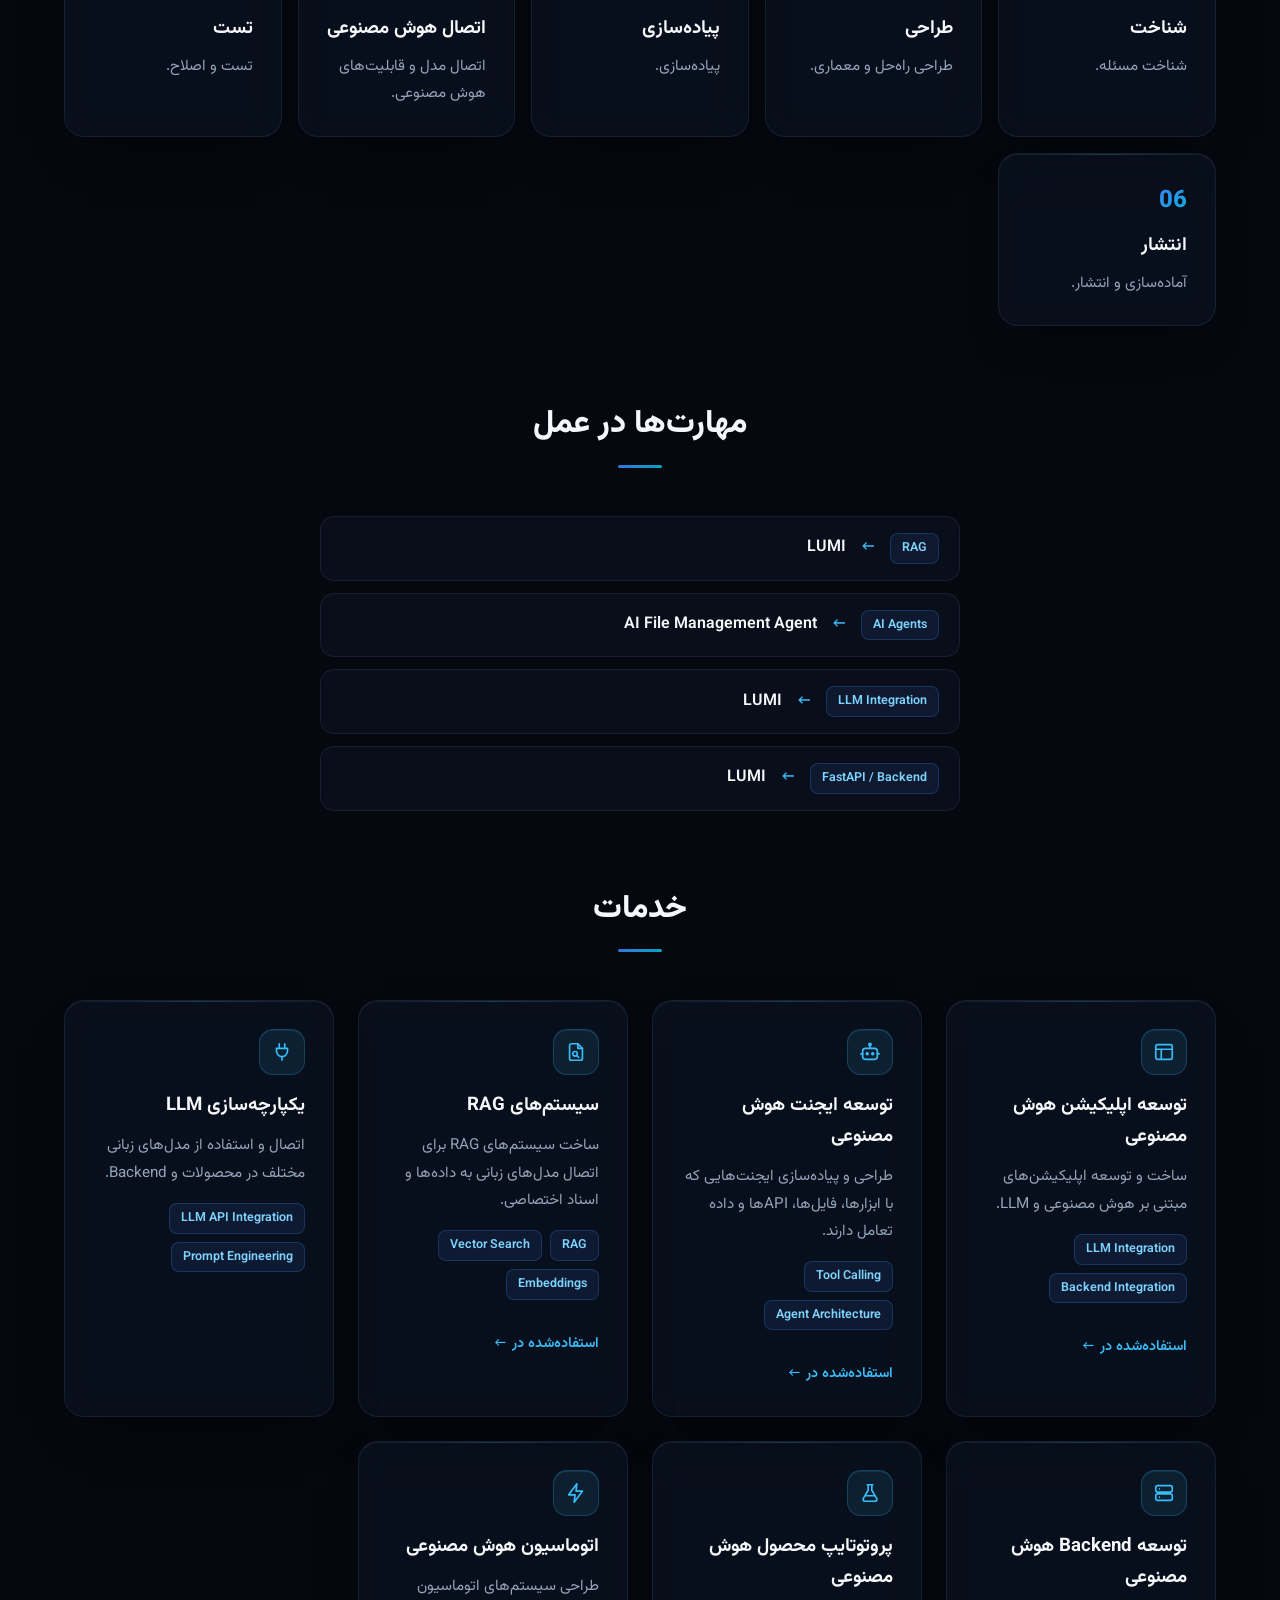
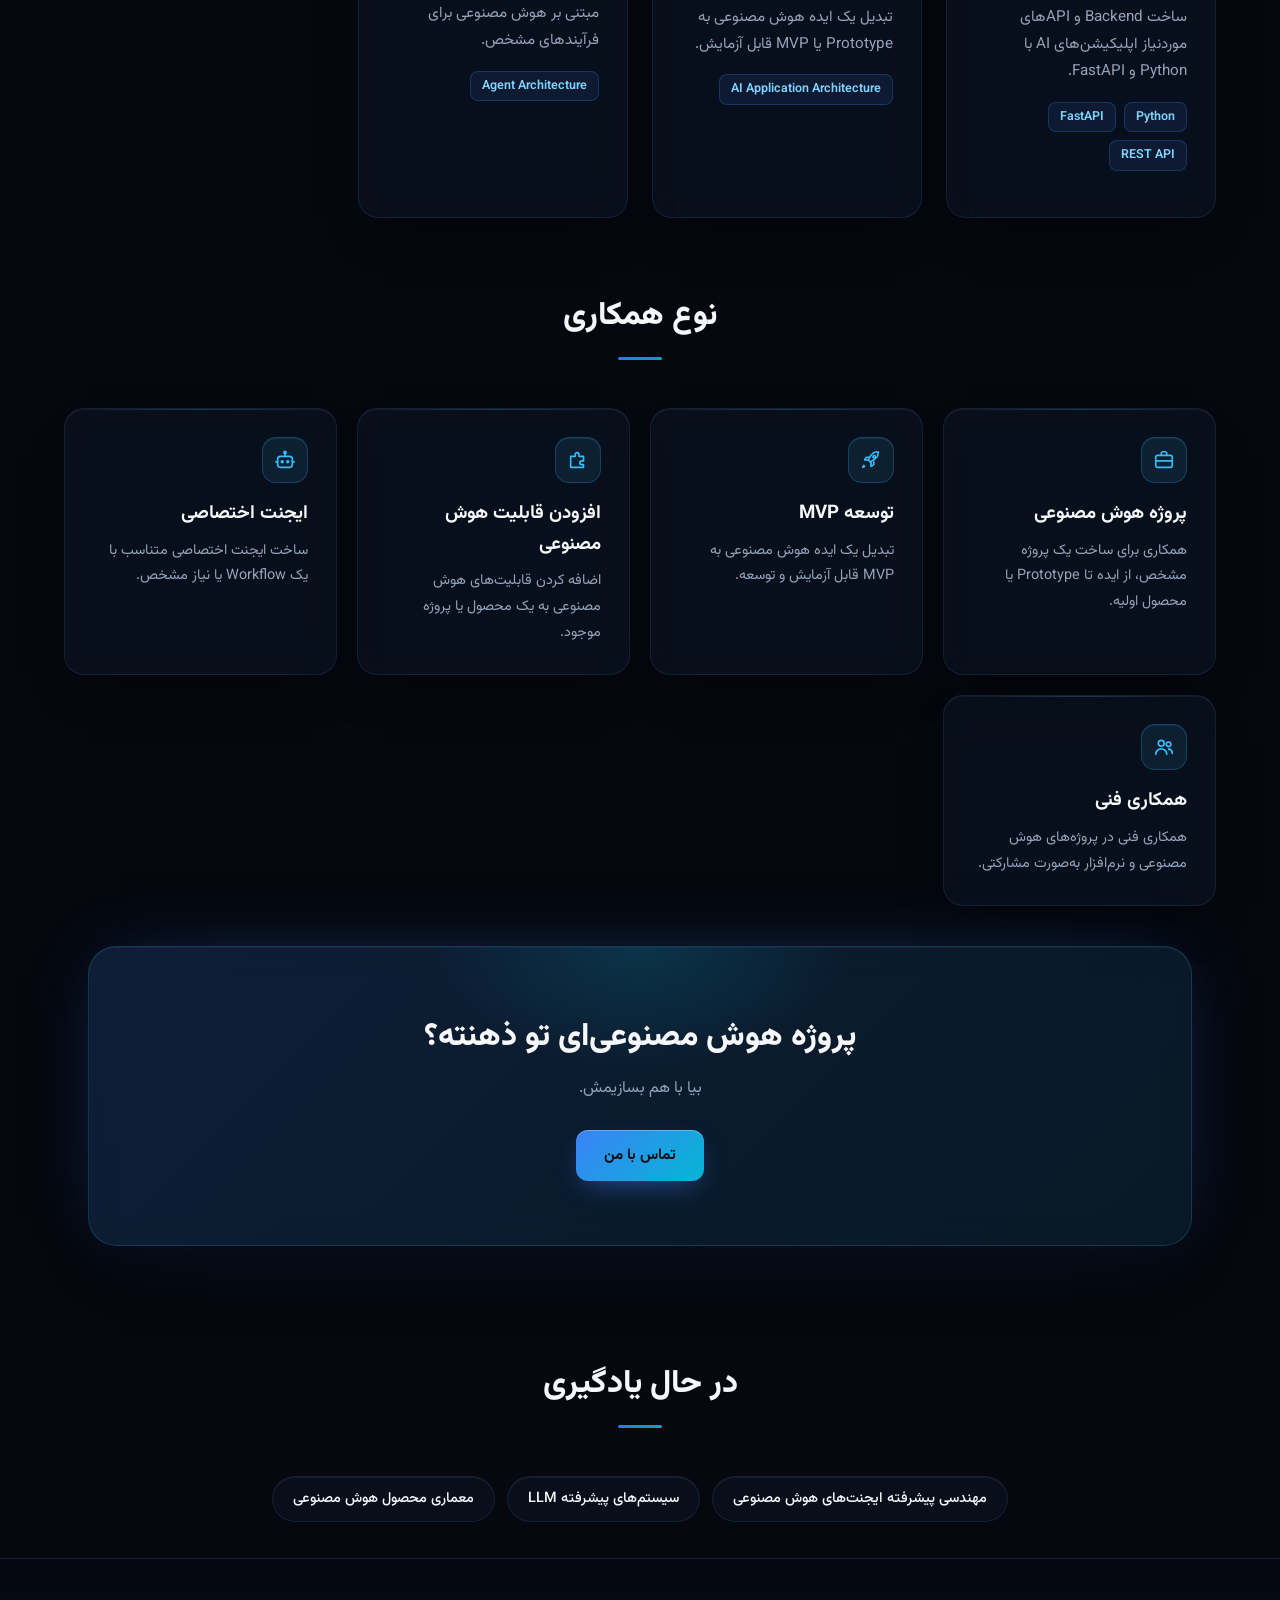
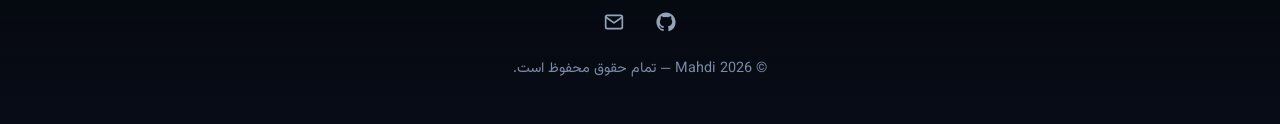
<file: skills.html>
<!DOCTYPE html>
<html lang="en">
<head>
  <meta charset="UTF-8">
  <meta name="viewport" content="width=device-width, initial-scale=1.0">
  <meta name="description" content="Skills and expertise — Mahdi Mohammadi.">
  <title>Mahdi Mohammadi | skills</title>
  <meta name="description" content="Mahdi Mohammadi (مهدی محمدی) — AI Developer specializing in LLMs, RAG, and AI agents. Portfolio of real AI products including LUMI and AI File Management Agent.">
  <link rel="icon" href="assets/icons/Favicon.png" type="image/png">

  <link rel="preconnect" href="https://fonts.googleapis.com">
  <link href="https://fonts.googleapis.com/css2?family=Manrope:wght@400;500;600;700;800&family=Vazirmatn:wght@400;500;600;700;800&display=swap" rel="stylesheet">
  <link rel="stylesheet" href="css/style.css?v=11">
  <link rel="stylesheet" href="css/animations.css?v=11">
  <link rel="stylesheet" href="css/responsive.css?v=11">
  <script src="js/halloween.js?v=2"></script>
</head>
<body>
  <div id="navbar-container"></div>

  <main>
    <section class="page-head section">
      <div class="container">
        <h1 id="sk-title"></h1>
        <p id="sk-sub"></p>
        <div class="skills-grid">
          <span class="skill-chip" id="sk-tagline"></span>
        </div>
        <div class="identity-path" id="identity-path"></div>
      </div>
    </section>

    <section class="pd-section">
      <div class="container">
        <h2 class="section-title" id="core-title"></h2>
        <div class="expertise-grid" id="expertise-grid"></div>
      </div>
    </section>

    <section class="pd-section">
      <div class="container">
        <h2 class="section-title" id="breakdown-title"></h2>
        <div class="breakdown-grid" id="breakdown-grid"></div>
      </div>
    </section>

    <!-- Technology Stack -->
    <section class="pd-section">
      <div class="container">
        <h2 class="section-title" id="stack-title"></h2>
        <div class="stack-grid" id="stack-grid"></div>
      </div>
    </section>

    <!-- Capability Map -->
    <section class="pd-section">
      <div class="container">
        <h2 class="section-title" id="map-title"></h2>
        <div class="capability-map" id="capability-map"></div>
      </div>
    </section>

    <!-- How I Build -->
    <section class="pd-section">
      <div class="container">
        <h2 class="section-title" id="how-title"></h2>
        <div class="pd-arch" id="how-grid"></div>
      </div>
    </section>

    <!-- Skills in Action -->
    <section class="pd-section">
      <div class="container">
        <h2 class="section-title" id="action-title"></h2>
        <div class="action-list" id="action-list"></div>
      </div>
    </section>

    <!-- Services -->
    <section class="pd-section">
      <div class="container">
        <h2 class="section-title" id="services-title"></h2>
        <div class="services-grid" id="services-grid"></div>
      </div>
    </section>

    <!-- Collaboration -->
    <section class="pd-section">
      <div class="container">
        <h2 class="section-title" id="collab-title"></h2>
        <div class="collab-grid" id="collab-grid"></div>
        <div class="cta-section" style="margin-top:40px;">
          <div class="cta-inner">
            <h2 id="collab-cta-title"></h2>
            <p id="collab-cta-sub"></p>
            <a href="contact.html" class="btn btn-primary" id="collab-cta-btn"></a>
          </div>
        </div>
      </div>
    </section>

    <!-- Currently Exploring -->
    <section class="pd-section">
      <div class="container">
        <h2 class="section-title" id="exploring-title"></h2>
        <div class="skills-grid" id="exploring-list"></div>
      </div>
    </section>
  </main>

  <div id="footer-container"></div>

  <script src="data/translations.js"></script>
  <script src="data/skills.js"></script>
  <script src="js/theme.js"></script>
  <script src="js/language.js"></script>
  <script src="js/main.js"></script>
  <script src="js/background.js"></script>
  <script src="js/icons.js?v=4"></script>
  <script src="js/skills.js?v=4"></script>
</body>
</html>
</file>
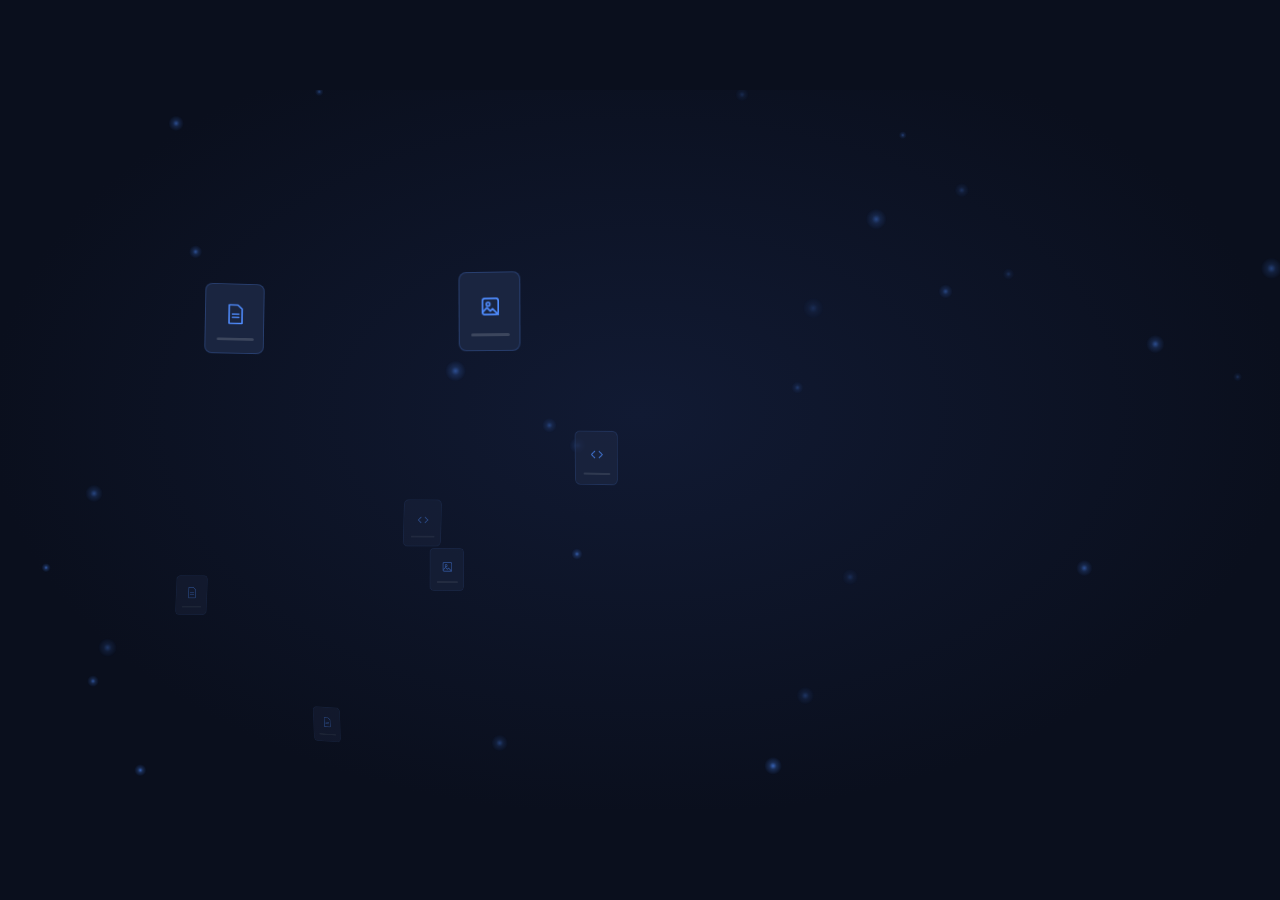
<file: assets/animation/ai-file-agent.html>
<!doctype html>
<html lang="en">
<head>
<meta charset="utf-8">
<meta name="viewport" content="width=device-width,initial-scale=1">
<title>AI File Management Agent</title>
<style>
/* Base: deep navy, no scroll */
html,body{width:100%;height:100%;margin:0;overflow:hidden;background:#0a0f1d}
/* 16:9 stage, scaled to fit any viewport (set by JS) */
#stage{position:absolute;left:50%;top:50%;width:1600px;height:900px;transform-origin:50% 50%;perspective:1200px;overflow:hidden;background:radial-gradient(ellipse at 50% 45%,#111a33 0%,#0a0f1d 72%)}
#fx{position:absolute;left:0;top:0;width:1600px;height:900px}
/* File cards: DOM elements moved only by transform/opacity */
.card{position:absolute;left:0;top:0;width:64px;height:80px;box-sizing:border-box;border-radius:8px;background:#1a2540;border:1px solid rgba(79,140,255,.25);will-change:transform,opacity;overflow:hidden}
.card.lit{border-color:rgba(79,140,255,.8)}
.card svg{position:absolute;left:18px;top:20px}
.card .bar{position:absolute;left:12px;bottom:14px;width:40px;height:3px;border-radius:2px;background:rgba(255,255,255,.15)}
.card .tag{position:absolute;right:6px;top:6px;font:600 8px/1 system-ui,sans-serif;letter-spacing:.08em;color:#4F8CFF;opacity:0}
.card .scan{position:absolute;left:0;right:0;top:0;height:2px;background:linear-gradient(90deg,transparent,#4F8CFF,transparent);opacity:0}
/* Folders */
.folder{position:absolute;width:180px;height:120px;opacity:0;will-change:transform,opacity}
.folder svg{position:absolute;left:0;top:0;width:180px;height:120px}
.folder .glow{position:absolute;left:-1px;top:-1px;right:-1px;bottom:-1px;border-radius:12px;border:1px solid rgba(123,97,255,.9);box-shadow:0 0 18px rgba(79,140,255,.45);opacity:0}
.folder .lbl{position:absolute;left:0;right:0;bottom:-28px;text-align:center;font:500 11px/1 system-ui,sans-serif;letter-spacing:.2em;color:rgba(255,255,255,.55)}
/* Agent orb, halo, title */
#orb{position:absolute;left:752px;top:402px;width:96px;height:96px;border-radius:50%;background:radial-gradient(circle at 35% 28%,#7B61FF 0%,#4F8CFF 42%,#16234a 100%);box-shadow:inset 0 1px 0 rgba(255,255,255,.3),0 0 40px rgba(79,140,255,.35);opacity:0;will-change:transform,opacity}
#orb svg{position:absolute;left:0;top:0;width:96px;height:96px}
#halo{position:absolute;left:710px;top:360px;width:180px;height:180px;border-radius:50%;border:1px solid rgba(79,140,255,.3);opacity:0;will-change:transform,opacity}
#title{position:absolute;left:0;width:1600px;top:570px;margin:0;text-align:center;font-family:system-ui,-apple-system,"Segoe UI",sans-serif;font-weight:300;font-size:clamp(18px,3.2vw,34px);letter-spacing:.12em;color:#fff;opacity:0;white-space:nowrap;will-change:transform,opacity}
</style>
</head>
<body>
<div id="stage">
  <canvas id="fx"></canvas>
  <div id="halo"></div>
  <div id="orb">
    <svg viewBox="0 0 96 96">
      <defs><linearGradient id="gw" x1="0" y1="0" x2="0" y2="1"><stop offset="0" stop-color="#fff"/><stop offset="1" stop-color="rgba(255,255,255,.55)"/></linearGradient></defs>
      <path id="gf" d="M34 26h18l12 12v32H34z" fill="url(#gw)" opacity="0"/>
      <path id="gl" pathLength="100" d="M34 26h18l12 12v32H34z M52 26v12h12" fill="none" stroke="#fff" stroke-width="2" stroke-linejoin="round" stroke-linecap="round" stroke-dasharray="100" stroke-dashoffset="100"/>
    </svg>
  </div>
  <h1 id="title">AI File Management Agent</h1>
</div>
<script>
(()=>{
const $=id=>document.getElementById(id);
const stage=$('stage'),cv=$('fx'),ctx=cv.getContext('2d'),halo=$('halo'),orb=$('orb'),gl=$('gl'),gf=$('gf'),title=$('title');
const W=1600,H=900,END=7;
const narrow=innerWidth<600;
// Performance caps: lower DPR on weak devices
const lowEnd=navigator.hardwareConcurrency<=4||navigator.deviceMemory<=4;
const DPR=lowEnd?1:Math.min(devicePixelRatio||1,1.5);
cv.width=W*DPR;cv.height=H*DPR;ctx.setTransform(DPR,0,0,DPR,0,0);
const clamp=v=>v<0?0:v>1?1:v;
const io=x=>x<.5?4*x*x*x:1-Math.pow(-2*x+2,3)/2; // ease-in-out (moves)
const out=x=>1-Math.pow(1-x,4);                   // ease-out (arrivals, fades)

// Pre-rendered sprites: particle glow and light-wave band
const glow=document.createElement('canvas');glow.width=glow.height=64;
const gc=glow.getContext('2d');const rg=gc.createRadialGradient(32,32,0,32,32,32);
rg.addColorStop(0,'rgba(79,140,255,1)');rg.addColorStop(.4,'rgba(79,140,255,.35)');rg.addColorStop(1,'rgba(79,140,255,0)');
gc.fillStyle=rg;gc.fillRect(0,0,64,64);
const band=document.createElement('canvas');band.width=240;band.height=H;const bc=band.getContext('2d');
const lg=bc.createLinearGradient(0,0,240,0);
lg.addColorStop(0,'rgba(79,140,255,0)');lg.addColorStop(.5,'rgba(79,140,255,1)');lg.addColorStop(1,'rgba(123,97,255,0)');
bc.fillStyle=lg;bc.fillRect(0,0,240,H);

// Particles: preallocated typed arrays
const NP=narrow?12:28;
const pX=new Float32Array(NP),pY=new Float32Array(NP),pVX=new Float32Array(NP),pVY=new Float32Array(NP),pR=new Float32Array(NP),pA=new Float32Array(NP);
for(let p=0;p<NP;p++){pX[p]=Math.random()*W;pY[p]=Math.random()*H;pVX[p]=(Math.random()-.5)*10;pVY[p]=(Math.random()-.5)*8;pR[p]=5+Math.random()*9;pA[p]=.2+Math.random()*.5;}
function advance(dt){for(let p=0;p<NP;p++){pX[p]=(pX[p]+pVX[p]*dt+W)%W;pY[p]=(pY[p]+pVY[p]*dt+H)%H;}}

// Card and folder layout
const NC=narrow?5:7;
const CX=[330,520,240,640,430,760,560],CY=[290,540,640,300,780,450,600];
const CS=[1,.7,.6,1.1,.55,.8,.65],CO=[1,.4,.35,1,.35,.7,.45];
const TYPES=['PDF','PY','TXT','IMG','PDF','PY','IMG'];
const FOLD=[0,1,0,2,0,1,2];              // DOCUMENTS, PROJECTS, MEDIA
const LBL=['DOCUMENTS','PROJECTS','MEDIA'],FY=[320,470,620],FX=1280;
const ICON={
  doc:'<path d="M6 3h8l4 4v14H6z M9 12h6 M9 15h6"/>',
  code:'<path d="M9 8l-4 4 4 4 M15 8l4 4-4 4"/>',
  img:'<rect x="5" y="5" width="14" height="14" rx="2"/><circle cx="10" cy="10" r="1.6"/><path d="M5 17l4-4 3 3 2-2 5 5"/>'
};
// Wave hits each card when it passes its x position
const hitT=CX.map(x=>1.5+(x+240)/2080*1.4);
const ARR=CX.map((_,i)=>3+i*.12+1);      // arrival time in folder

const folderEl=[],glowEl=[],cardEl=[],tagEl=[],scanEl=[],litOn=[];
for(let k=0;k<3;k++){
  const f=document.createElement('div');f.className='folder';
  f.style.left=(FX-90)+'px';f.style.top=(FY[k]-60)+'px';
  f.innerHTML=`<svg viewBox="0 0 180 120"><path d="M6 22a6 6 0 0 1 6-6h44l12 12h100a6 6 0 0 1 6 6v70a6 6 0 0 1-6 6H12a6 6 0 0 1-6-6z" fill="rgba(79,140,255,.04)" stroke="rgba(79,140,255,.5)"/></svg><div class="glow"></div><div class="lbl">${LBL[k]}</div>`;
  stage.insertBefore(f,halo);folderEl.push(f);glowEl.push(f.querySelector('.glow'));
}
for(let i=0;i<NC;i++){
  const kind=TYPES[i]==='PY'?'code':TYPES[i]==='IMG'?'img':'doc';
  const el=document.createElement('div');el.className='card';
  el.innerHTML=`<svg width="28" height="28" viewBox="0 0 24 24" fill="none" stroke="#4F8CFF" stroke-width="1.4" stroke-linecap="round" stroke-linejoin="round">${ICON[kind]}</svg><div class="bar"></div><span class="tag">${TYPES[i]}</span><div class="scan"></div>`;
  stage.insertBefore(el,halo);
  cardEl.push(el);tagEl.push(el.querySelector('.tag'));scanEl.push(el.querySelector('.scan'));litOn.push(false);
}

// One frame at timeline time t (seconds); dt is 0 when only redrawing
function frame(t,dt){
  if(dt)advance(dt);
  ctx.clearRect(0,0,W,H);
  const pa=t<6.7?1:Math.max(.12,1-.88*clamp((t-6.7)/.3)); // particles fade, keep faint
  const conv=io(clamp((t-5)/1.4));                       // particles converge at the end
  for(let p=0;p<NP;p++){
    const x=pX[p]+(W/2-pX[p])*conv,y=pY[p]+(H/2-pY[p])*conv,r=pR[p];
    ctx.globalAlpha=pA[p]*pa;
    ctx.drawImage(glow,x-r,y-r,r*2,r*2);
  }
  // Blue light wave sweeps left to right, 1.5s to 2.95s
  if(t>1.5&&t<2.95){
    const wx=-240+(t-1.5)/1.4*2080;
    ctx.globalAlpha=.5*(t>2.8?(2.95-t)/.15:1);
    ctx.drawImage(band,wx-120,0,240,H);
  }
  ctx.globalAlpha=1;

  // Cards: float, light up, arc into folders, then gather to center
  for(let i=0;i<NC;i++){
    const el=cardEl[i];
    const bx=CX[i]+Math.sin(t*.5+i)*18,by=CY[i]+Math.cos(t*.4+i*1.3)*12,bz=(CS[i]-.5)*220;
    const rx=Math.sin(t*.3+i)*7,ry=Math.cos(t*.25+i*.7)*9;
    let sc=CS[i],op=CO[i];
    const tx=FX,ty=FY[FOLD[i]];
    const o=io(clamp((t-3-i*.12)/1));
    let x=bx+(tx-bx)*o,y=by+(ty-by)*o-Math.sin(o*Math.PI)*46,z=bz+Math.sin(o*Math.PI)*80;
    const arr=out(clamp((o-.8)/.2));
    sc*=1-.3*arr;op*=1-.85*arr;
    const gt=io(clamp((t-5-i*.05)/1));
    x+=(W/2-x)*gt;y+=(H/2-y)*gt;sc*=1-.5*gt;op*=1-gt;
    el.style.transform=`translate3d(${x-32}px,${y-40}px,${z}px) rotateX(${rx}deg) rotateY(${ry}deg) scale(${sc})`;
    el.style.opacity=op;
    const hit=hitT[i];
    if((t>=hit)!==litOn[i]){litOn[i]=t>=hit;el.classList.toggle('lit',litOn[i]);}
    tagEl[i].style.opacity=clamp((t-hit-.3)/.4);
    const sp=clamp((t-hit)/.5);
    scanEl[i].style.opacity=sp>0&&sp<1?.9:0;
    scanEl[i].style.transform=`translateY(${sp*78}px)`;
  }

  // Folders: fade in, pulse on arrival, then gather
  for(let k=0;k<3;k++){
    const fo=out(clamp((t-3-k*.2)/.6)),gt=io(clamp((t-5)/1));
    folderEl[k].style.opacity=.9*fo*(1-gt);
    folderEl[k].style.transform=`translate3d(${(W/2-FX)*gt}px,${(H/2-FY[k])*gt}px,0) scale(${1-.5*gt})`;
    let gv=0;
    for(let i=0;i<NC;i++){
      if(FOLD[i]!==k)continue;
      const q=(t-ARR[i])/.9;
      if(q>0&&q<1)gv=Math.max(gv,Math.sin(q*Math.PI));
    }
    glowEl[k].style.opacity=gv;
  }

  // Agent orb: glyph draws in, then fills; halo fades in
  const oa=out(clamp((t-5.8)/.7));
  const settle=t>6.7?1+.03*(1-clamp((t-6.7)/.3)):1;
  orb.style.opacity=oa;
  orb.style.transform=`scale(${(.6+.4*oa)*settle})`;
  halo.style.opacity=.5*out(clamp((t-5.8)/1.2));
  halo.style.transform=`scale(${.9+.1*out(clamp((t-5.8)/1.5))})`;
  gl.style.strokeDashoffset=(100*(1-io(clamp((t-5.9)/.8))))+'px';
  gf.style.opacity=clamp((t-6.6)/.4);

  // Title rises into place
  const ta=out(clamp((t-6)/1));
  title.style.opacity=.95*ta;
  title.style.transform=`translate3d(0,${6*(1-ta)}px,0)`;

  if(t>=END)document.body.classList.add('done');
}

// Fit the 16:9 stage into any viewport
function fit(){
  const s=Math.min(innerWidth/W,innerHeight/H);
  stage.style.transform=`translate(-50%,-50%) scale(${s})`;
}

// Timeline clock: pauses when hidden or off-screen, stops at END
let elapsed=0,last=0,raf=0,onScreen=true;
function tick(now){
  raf=0;
  if(document.hidden||!onScreen){last=0;return;}
  const dt=last?Math.min((now-last)/1000,.05):0;last=now;
  elapsed=Math.min(elapsed+dt,END);
  frame(elapsed,dt);
  if(elapsed<END)raf=requestAnimationFrame(tick);
}
function start(){
  if(!raf&&elapsed<END&&!document.hidden&&onScreen){last=0;raf=requestAnimationFrame(tick);}
}

fit();
addEventListener('resize',()=>{fit();frame(elapsed,0);});
document.addEventListener('visibilitychange',start);
new IntersectionObserver(e=>{onScreen=e[0].isIntersecting;start();}).observe(stage);

// Reduced motion: jump straight to the final frame
if(matchMedia('(prefers-reduced-motion: reduce)').matches){
  elapsed=END;frame(END,0);
}else{
  frame(0,0);
  start();
}
})();
</script>
</body>
</html>
</file>
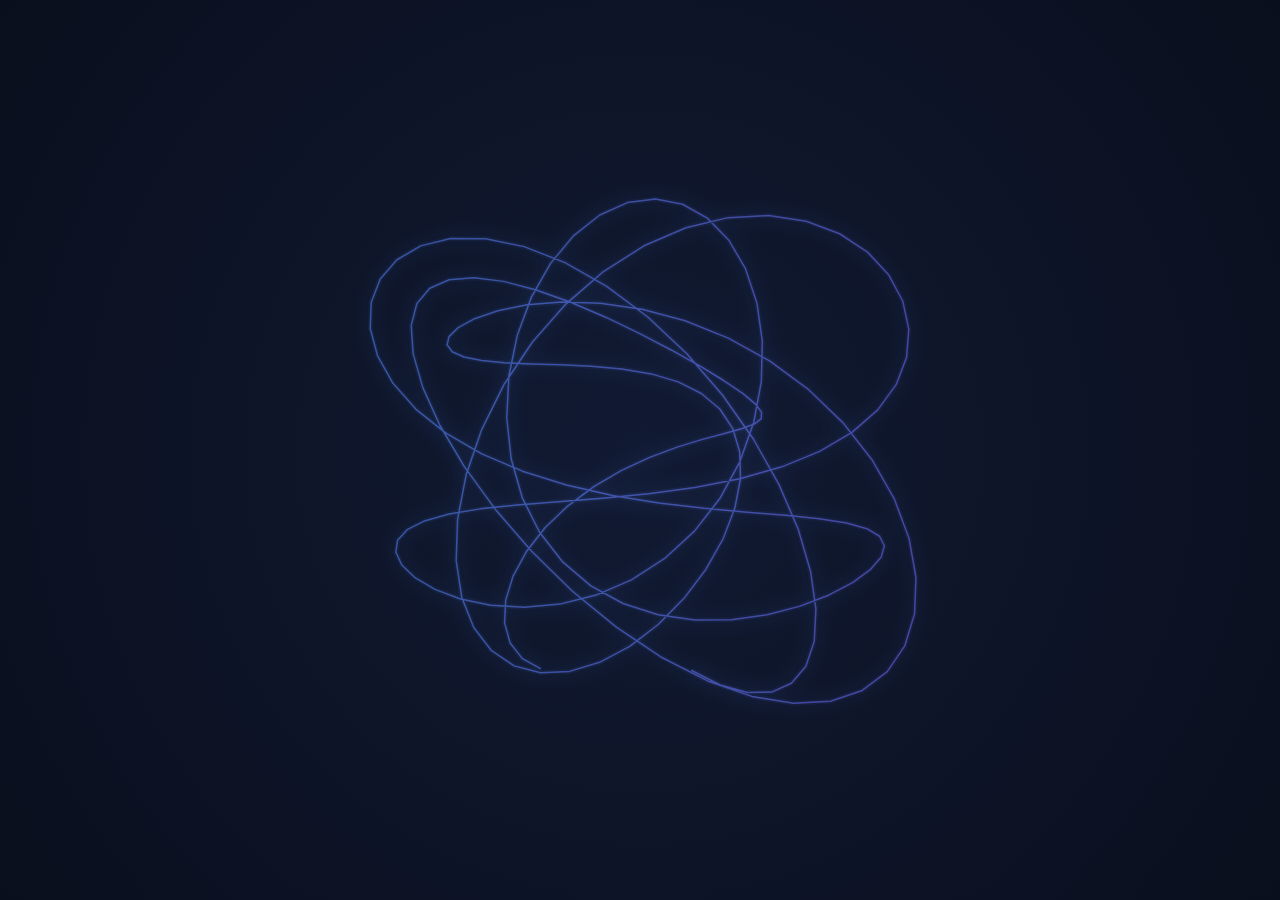
<file: assets/animation/lumi.html>
<!DOCTYPE html>
<html lang="en">
<head>
<meta charset="utf-8">
<meta name="viewport" content="width=device-width,initial-scale=1">
<title>LUMI</title>
<style>
  html, body { width:100%; height:100%; margin:0; overflow:hidden; background:#0a0f1d; }
  canvas { display:block; width:100%; height:100%; }
</style>
</head>
<body>
<canvas id="c"></canvas>
<script>
(() => {
  "use strict";
  const LOOP = 15, N = 220, TAU = Math.PI * 2;
  const BLUE = "#4F8CFF", VIOLET = "#7B61FF";
  const FONT = 'system-ui, -apple-system, "Segoe UI", sans-serif';
  const cv = document.getElementById("c");
  const ctx = cv.getContext("2d");
  const reduced = window.matchMedia("(prefers-reduced-motion: reduce)").matches;

  // Easing helpers
  const clamp = (x) => (x < 0 ? 0 : x > 1 ? 1 : x);
  const win = (t, a, b) => clamp((t - a) / (b - a));
  const easeIO = (t) => (t < 0.5 ? 4 * t * t * t : 1 - Math.pow(-2 * t + 2, 3) / 2);
  const easeOut = (t) => 1 - Math.pow(1 - t, 4);

  // Preallocated thread buffers (no allocations in the frame loop)
  const TX = new Float32Array(N), TY = new Float32Array(N);
  const SEG = new Float32Array(N), XS = new Float32Array(N), YS = new Float32Array(N);
  // Unravel order: outer loops (segments 0 and 4) first, centre loop last
  const segStart = [3, 4.2, 5.4, 4.2, 3];
  for (let i = 0; i < N; i++) {
    const t = i / (N - 1);
    const th = t * TAU * 2.2;
    // Tangled curve: sum of sines with different frequencies forms loops
    TX[i] = 0.22 * Math.sin(3.1 * th) + 0.1 * Math.cos(1.7 * th + 1);
    TY[i] = 0.2 * Math.cos(2.3 * th) + 0.09 * Math.sin(4.1 * th + 0.5);
    const j = Math.min(4, Math.floor(t * 5));
    SEG[i] = segStart[j] + (t * 5 - j) * 0.6;
  }

  let W = 1, H = 1, U = 1, DPR = 1, bg = null, glow = null, grad = null;

  function buildBackdrop() {
    bg = document.createElement("canvas");
    bg.width = Math.round(W * DPR);
    bg.height = Math.round(H * DPR);
    const b = bg.getContext("2d");
    b.setTransform(DPR, 0, 0, DPR, 0, 0);
    const g = b.createRadialGradient(W / 2, H / 2, 0, W / 2, H / 2, Math.hypot(W, H) / 2);
    g.addColorStop(0, "#111a33");
    g.addColorStop(1, "#0a0f1d");
    b.fillStyle = g;
    b.fillRect(0, 0, W, H);
  }

  // Soft luminous sprite for the clarity point
  function buildGlow() {
    glow = document.createElement("canvas");
    glow.width = glow.height = 256;
    const g = glow.getContext("2d");
    const gr = g.createRadialGradient(128, 128, 0, 128, 128, 128);
    gr.addColorStop(0, "rgba(79,140,255,1)");
    gr.addColorStop(0.25, "rgba(79,140,255,0.5)");
    gr.addColorStop(0.55, "rgba(123,97,255,0.18)");
    gr.addColorStop(1, "rgba(123,97,255,0)");
    g.fillStyle = gr;
    g.fillRect(0, 0, 256, 256);
  }

  function resize() {
    DPR = Math.min(window.devicePixelRatio || 1, 2);
    W = window.innerWidth;
    H = window.innerHeight;
    cv.width = Math.round(W * DPR);
    cv.height = Math.round(H * DPR);
    U = Math.min(W, H);
    buildBackdrop();
    if (!glow) buildGlow();
    // Gradient spans the straight-line extent, in CSS pixels
    grad = ctx.createLinearGradient(W / 2 - 0.4 * U, 0, W / 2 + 0.4 * U, 0);
    grad.addColorStop(0, BLUE);
    grad.addColorStop(1, VIOLET);
    if (reduced) draw(12, true);
  }

  // Compute thread points into the preallocated buffers
  function computePoints(T, c, cx, cy, sc) {
    for (let i = 0; i < N; i++) {
      const t = i / (N - 1);
      const m = easeIO(clamp((T - SEG[i]) / 2.2)); // 0 = tangled, 1 = straight
      const tb = 1 - m;
      const tight = 1 - 0.25 * Math.sin(Math.PI * m); // tighten, then relax
      const sway = 0.012 * Math.sin(T * 0.6 + t * 7); // gentle drift
      const drift = 0.006 * Math.cos(T * 0.5 + t * 5) * tb;
      const x = (TX[i] * tight * tb + (t - 0.5) * 0.8 * m + drift) * c;
      const y = (TY[i] * tb + sway) * c;
      XS[i] = cx + x * sc;
      YS[i] = cy + y * sc;
    }
  }

  function drawThread(a) {
    ctx.beginPath();
    ctx.moveTo(XS[0], YS[0]);
    for (let i = 1; i < N; i++) ctx.lineTo(XS[i], YS[i]);
    ctx.globalCompositeOperation = "lighter";
    ctx.lineJoin = "round";
    ctx.strokeStyle = grad;
    ctx.shadowColor = "rgba(79,140,255,0.6)";
    ctx.shadowBlur = U * 0.02;
    ctx.lineWidth = 5;          // soft outer halo
    ctx.globalAlpha = a * 0.12;
    ctx.stroke();
    ctx.lineWidth = 1.5;        // crisp core line
    ctx.globalAlpha = a * 0.9;
    ctx.stroke();
  }

  // Render the composition at time T (seconds within the loop)
  function draw(T, still) {
    const cx = W / 2, cy = H / 2;
    ctx.setTransform(DPR, 0, 0, DPR, 0, 0);
    ctx.globalCompositeOperation = "source-over";
    ctx.globalAlpha = 1;
    ctx.shadowBlur = 0;
    ctx.drawImage(bg, 0, 0, W, H);

    // Gentle fade out at the end so the loop restarts without a cut
    const fade = 1 - easeIO(win(T, 13, 15));

    if (!still) {
      // Thread fades in from the centre outward, then contracts (8-9.8s)
      const alpha = easeIO(win(T, 0, 3));
      const grow = U * (0.6 + 0.4 * easeOut(win(T, 0, 3)));
      const c = 1 - easeIO(win(T, 8, 9.8));
      if (c > 0.002 && alpha > 0.001) {
        computePoints(T, c, cx, cy, grow);
        drawThread(fade * alpha);
      }

      // Soft expanding ring: the "moment of clarity"
      const rt = easeOut(win(T, 8.8, 10.6));
      if (rt > 0 && rt < 1) {
        ctx.globalCompositeOperation = "lighter";
        ctx.strokeStyle = BLUE;
        ctx.lineWidth = 1;
        ctx.globalAlpha = fade * (1 - rt) * 0.35;
        ctx.beginPath();
        ctx.arc(cx, cy, U * (0.02 + 0.3 * rt), 0, TAU);
        ctx.stroke();
      }
    }

    // Clarity point brightens at the centre
    const pA = still ? 1 : easeIO(win(T, 8.4, 9.6));
    if (pA > 0) {
      const r = U * 0.05;
      ctx.globalCompositeOperation = "lighter";
      ctx.globalAlpha = fade * pA;
      ctx.drawImage(glow, cx - r * 2.2, cy - r * 2.2, r * 4.4, r * 4.4);
      ctx.fillStyle = BLUE;
      ctx.beginPath();
      ctx.arc(cx, cy, 1.8, 0, TAU);
      ctx.fill();
    }

    // Wordmark and subtitle
    ctx.globalCompositeOperation = "source-over";
    ctx.textAlign = "center";
    ctx.textBaseline = "middle";
    ctx.fillStyle = "#ffffff";
    const wA = still ? 1 : easeOut(win(T, 10, 11.4));
    const sA = still ? 1 : easeOut(win(T, 10.4, 11.8));
    const fs = Math.max(18, U * 0.12);          // larger, brand-scale wordmark
    const ty = cy + U * 0.25;

    // Wordmark: weight 300, 0.35em tracking, soft blue glow
    ctx.shadowColor = "rgba(79,140,255,0.5)";
    ctx.shadowBlur = U * 0.04;
    ctx.font = `300 ${fs}px ${FONT}`;
    ctx.letterSpacing = fs * 0.35 + "px";
    ctx.globalAlpha = fade * wA * 0.92;
    ctx.fillText("LUMI", cx + fs * 0.175, ty + (1 - wA) * 6);

    const sf = Math.max(11, U * 0.02);
    ctx.font = `300 ${sf}px ${FONT}`;
    ctx.letterSpacing = sf * 0.2 + "px";
    ctx.shadowBlur = U * 0.012;
    ctx.globalAlpha = fade * sA * 0.5;
    ctx.fillText("Self-reflection · Focus · Growth", cx + sf * 0.1, ty + fs * 0.85 + (1 - sA) * 6);

    ctx.shadowBlur = 0;
    ctx.globalAlpha = 1;
  }

  // Delta-time loop, clamped so tab switches never cause jumps
  let T = 0, last = 0, raf = 0;
  function frame(now) {
    const dt = last ? Math.min((now - last) / 1000, 0.05) : 0;
    last = now;
    T = (T + dt) % LOOP;
    draw(T, false);
    raf = requestAnimationFrame(frame);
  }
  function start() {
    if (!raf) { last = 0; raf = requestAnimationFrame(frame); }
  }
  function stop() {
    cancelAnimationFrame(raf);
    raf = 0;
  }

  document.addEventListener("visibilitychange", () => {
    if (document.visibilityState === "hidden") stop();
    else if (!reduced) start();
  });
  window.addEventListener("resize", resize);

  resize();
  if (!reduced && document.visibilityState !== "hidden") start();
})();
</script>
</body>
</html>
</file>
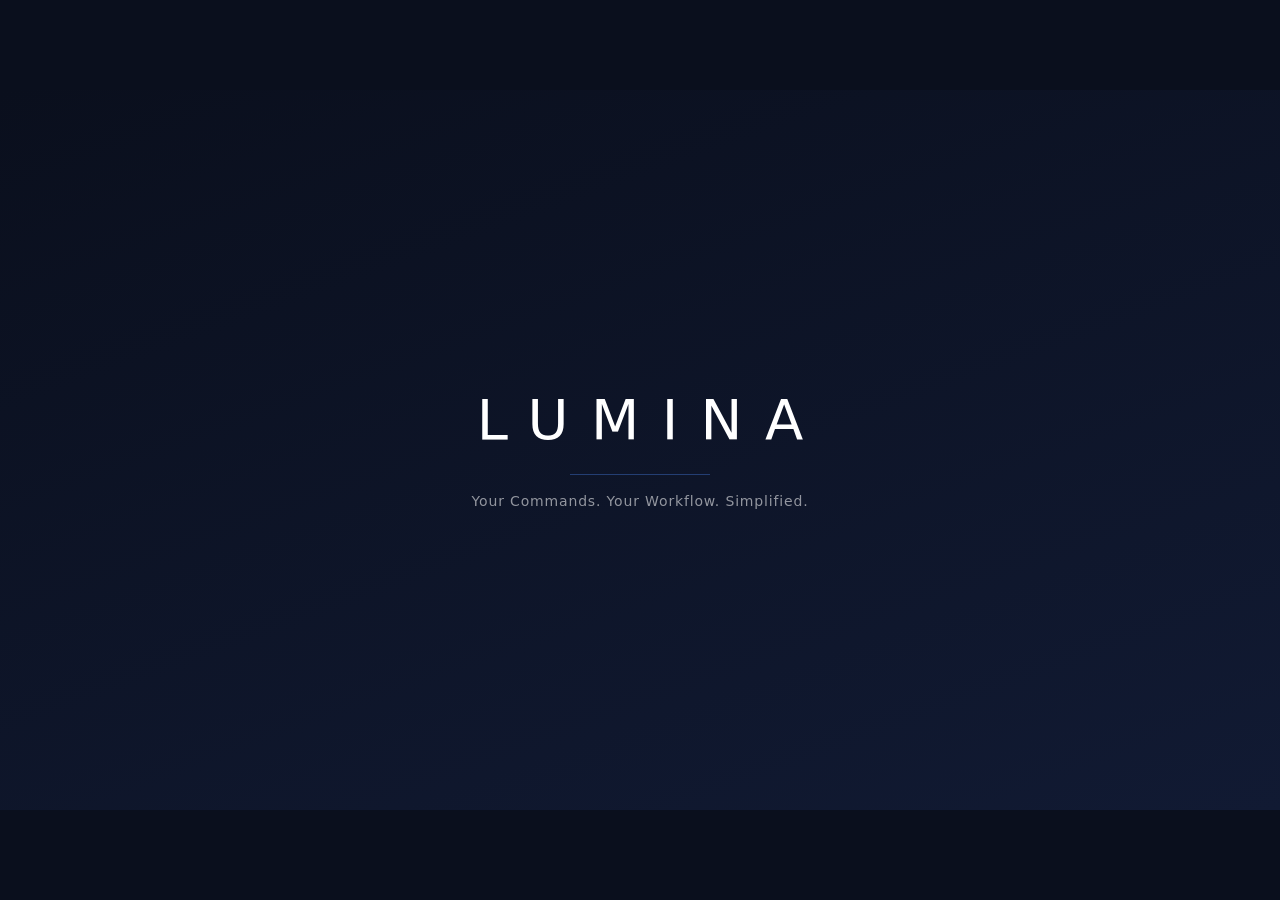
<file: assets/animation/lumina.html>
<!doctype html>
<html lang="en">
<head>
<meta charset="utf-8">
<meta name="viewport" content="width=device-width,initial-scale=1">
<title>LUMINA</title>
<style>
/* Page: full viewport, no scroll */
html,body{width:100%;height:100%;margin:0;overflow:hidden;background:#0a0f1d;}

/* 16:9 stage, scaled to fit any container */
.stage{position:absolute;left:50%;top:50%;width:1280px;height:720px;margin:-360px 0 0 -640px;
  transform:scale(var(--s,1));transform-origin:center;overflow:hidden;
  background:linear-gradient(160deg,#0a0f1d,#111a33);font-family:system-ui,-apple-system,"Segoe UI",sans-serif;}

/* Pause everything when hidden or off-screen */
body.paused *{animation-play-state:paused!important;}

/* Scene container: fades out at 5.0s */
.scene{position:absolute;inset:0;animation:sceneOut .6s 5s cubic-bezier(.65,0,.35,1) both;}

/* Terminal: exit wrapper collapses toward center; inner wrapper rises in */
.win-out{position:absolute;left:190px;top:190px;width:560px;height:340px;
  animation:winOut .9s 5s cubic-bezier(.65,0,.35,1) both;}
.win-in{width:100%;height:100%;opacity:0;animation:riseIn 1s .1s cubic-bezier(.22,1,.36,1) both;}
.win{position:relative;width:100%;height:100%;box-sizing:border-box;border-radius:14px;
  background:rgba(15,22,41,.92);border:1px solid rgba(79,140,255,.25);
  font-family:ui-monospace,Consolas,"Courier New",monospace;font-size:17px;color:#e6edf8;}
.dots{position:absolute;left:18px;top:16px;display:flex;gap:7px;}
.dots i{display:block;width:9px;height:9px;border-radius:50%;background:#3b4663;}

/* Command line */
.line{position:absolute;left:26px;top:84px;white-space:nowrap;}
.line>span:not(.flash){position:relative;}
.ps{color:#8fb4e6;}
.flash{position:absolute;left:-10px;top:-6px;right:-10px;bottom:-6px;border-radius:6px;
  background:rgba(143,180,230,.16);opacity:0;pointer-events:none;}
.press .flash{animation:flash .15s ease;}
.cur{display:inline-block;width:9px;height:19px;background:#e6edf8;vertical-align:-3px;margin-left:2px;
  animation:blink 1s ease-in-out 0s 4 both;}

/* Status line and progress hairline */
.status{position:absolute;left:26px;right:26px;top:150px;height:44px;}
.status span{position:absolute;left:0;top:0;}
.run{color:#8fb4e6;opacity:0;animation:runFade 1.2s 3s linear both;}
.done-txt{color:#4F8CFF;opacity:0;animation:fadeIn .4s 3.8s cubic-bezier(.22,1,.36,1) both;}
.hair{left:0;right:0;top:auto!important;bottom:0;height:1px;background:#4F8CFF;
  transform:scaleX(0);transform-origin:left;animation:grow .8s 3s cubic-bezier(.65,0,.35,1) both;}

/* Folder targets, outside the window on the right */
.folder{position:absolute;width:120px;text-align:center;}
.folder svg{display:block;width:120px;height:96px;fill:rgba(79,140,255,.05);}
.folder span{display:block;margin-top:10px;font-size:13px;color:rgba(230,237,248,.8);}
.f1{left:930px;top:236px;}
.f2{left:930px;top:376px;}
/* Pre-made blue glow, animated with opacity only */
.glow{position:absolute;left:-8px;top:-8px;width:136px;height:112px;border-radius:12px;
  border:1px solid rgba(79,140,255,.7);
  background:radial-gradient(closest-side,rgba(79,140,255,.16),rgba(79,140,255,0));
  opacity:0;animation:pulse .7s 4.2s ease-in-out;}

/* Document icon flying along an arc: Project, then Output */
.doc{position:absolute;left:679px;top:316px;width:22px;height:28px;opacity:0;z-index:3;
  animation:fly 1.2s 3s cubic-bezier(.65,0,.35,1) both;}
.doc svg{display:block;}

/* Brand phase */
.brand{position:absolute;inset:0;display:flex;flex-direction:column;align-items:center;
  justify-content:center;pointer-events:none;}
.word{margin:0;font-weight:300;letter-spacing:.4em;padding-left:.4em;color:#fff;
  font-size:clamp(28px,6vw,56px);line-height:1;opacity:0;
  animation:rise 1s cubic-bezier(.22,1,.36,1) 5.4s both;}
.rule{width:140px;height:1px;margin-top:26px;background:#4F8CFF;opacity:.35;
  transform:scaleX(0);animation:grow .8s cubic-bezier(.22,1,.36,1) 6.2s both;}
.tag{margin-top:18px;font-size:14px;letter-spacing:.06em;color:#fff;opacity:0;
  animation:toDim .8s cubic-bezier(.22,1,.36,1) 5.8s both;}

/* Keyframes: arrivals use the ease-out curve, moves use the ease-in-out curve */
@keyframes riseIn{from{opacity:0;transform:translateY(8px)}to{opacity:1;transform:none}}
@keyframes winOut{to{opacity:0;transform:translate3d(175px,0,0) scale(.92)}}
@keyframes sceneOut{to{opacity:0}}
@keyframes blink{0%,100%{opacity:1}50%{opacity:0}}
@keyframes flash{0%{opacity:0}50%{opacity:1}100%{opacity:0}}
@keyframes runFade{0%{opacity:0}33%{opacity:.7}66%{opacity:.7}100%{opacity:0}}
@keyframes fadeIn{from{opacity:0}to{opacity:1}}
@keyframes grow{from{transform:scaleX(0)}to{transform:scaleX(1)}}
@keyframes pulse{0%{opacity:0}40%{opacity:1}100%{opacity:0}}
@keyframes rise{from{opacity:0;transform:translateY(6px)}to{opacity:1;transform:none}}
@keyframes toDim{from{opacity:0}to{opacity:.55}}
@keyframes fly{
  0%{opacity:0;transform:translate3d(0,0,0)}
  8%{opacity:1}
  25%{transform:translate3d(150px,-40px,24px)}   /* arc lift toward Project */
  50%{transform:translate3d(300px,-46px,0)}      /* lands on Project */
  75%{transform:translate3d(330px,20px,24px)}    /* arc lift toward Output */
  85%{opacity:1}
  100%{transform:translate3d(300px,94px,0);opacity:0} /* fades into Output */
}

/* Reduced motion: show the final frame at once */
@media (prefers-reduced-motion: reduce){
  .stage *{animation:none!important;}
  .scene{display:none;}
  .word{opacity:1;}
  .rule{transform:none;opacity:.35;}
  .tag{opacity:.55;}
}
</style>
</head>
<body>
<div class="stage" id="stage">
  <div class="scene">
    <!-- Terminal window -->
    <div class="win-out">
      <div class="win-in">
        <div class="win">
          <div class="dots"><i></i><i></i><i></i></div>
          <div class="line" id="prompt"><span class="flash"></span><span class="ps">lumina &gt;</span> <span id="cmd"></span><span class="cur"></span></div>
          <div class="status">
            <span class="run">Creating file...</span>
            <span class="done-txt">Done</span>
            <span class="hair"></span>
          </div>
        </div>
      </div>
    </div>

    <!-- Folder targets -->
    <div class="folder f1">
      <svg viewBox="0 0 120 96"><path d="M6 10Q6 4 12 4H44L54 16H108Q114 16 114 22V88Q114 92 110 92H10Q6 92 6 88Z" fill="inherit" stroke="#8fb4e6" stroke-width="1.5"/></svg>
      <span>Project</span>
    </div>
    <div class="folder f2">
      <svg viewBox="0 0 120 96"><path d="M6 10Q6 4 12 4H44L54 16H108Q114 16 114 22V88Q114 92 110 92H10Q6 92 6 88Z" fill="inherit" stroke="#8fb4e6" stroke-width="1.5"/></svg>
      <div class="glow"></div>
      <span>Output</span>
    </div>

    <!-- Flying document icon -->
    <div class="doc">
      <svg width="22" height="28" viewBox="0 0 22 28"><path d="M0 0H14L22 8V28H0Z" fill="#eef4ff"/><path d="M14 0V8H22Z" fill="#c9d8f0"/></svg>
    </div>
  </div>

  <!-- Brand -->
  <div class="brand">
    <div class="word">LUMINA</div>
    <div class="rule"></div>
    <div class="tag">Your Commands. Your Workflow. Simplified.</div>
  </div>
</div>

<script>
(function(){
  const stage = document.getElementById('stage');

  // Scale the 16:9 stage to fit the viewport
  const fit = () => stage.style.setProperty('--s', Math.min(innerWidth/1280, innerHeight/720));
  fit();
  addEventListener('resize', fit);

  const reduce = matchMedia('(prefers-reduced-motion: reduce)').matches;

  // Pause animations when the tab is hidden or the stage is off-screen
  let onScreen = true;
  const sync = () => document.body.classList.toggle('paused',
    document.visibilityState === 'hidden' || !onScreen);
  document.addEventListener('visibilitychange', sync);
  new IntersectionObserver(e => { onScreen = e[0].isIntersecting; sync(); }).observe(stage);

  // Typing effect: one setTimeout chain, 45-90ms per character
  const cmd = 'cf report.pdf';
  const out = document.getElementById('cmd');
  const line = document.getElementById('prompt');
  let i = 0;
  function type(){
    if (document.body.classList.contains('paused')) { setTimeout(type, 150); return; }
    if (i < cmd.length) {
      out.textContent += cmd[i++];
      setTimeout(type, 45 + Math.random()*45);
    } else {
      line.classList.add('press'); // brighten prompt line after typing
    }
  }

  if (reduce) {
    out.textContent = cmd;
    document.body.classList.add('done');
  } else {
    setTimeout(type, 1500);
    setTimeout(() => document.body.classList.add('done'), 7000);
  }
})();
</script>
</body>
</html>
</file>
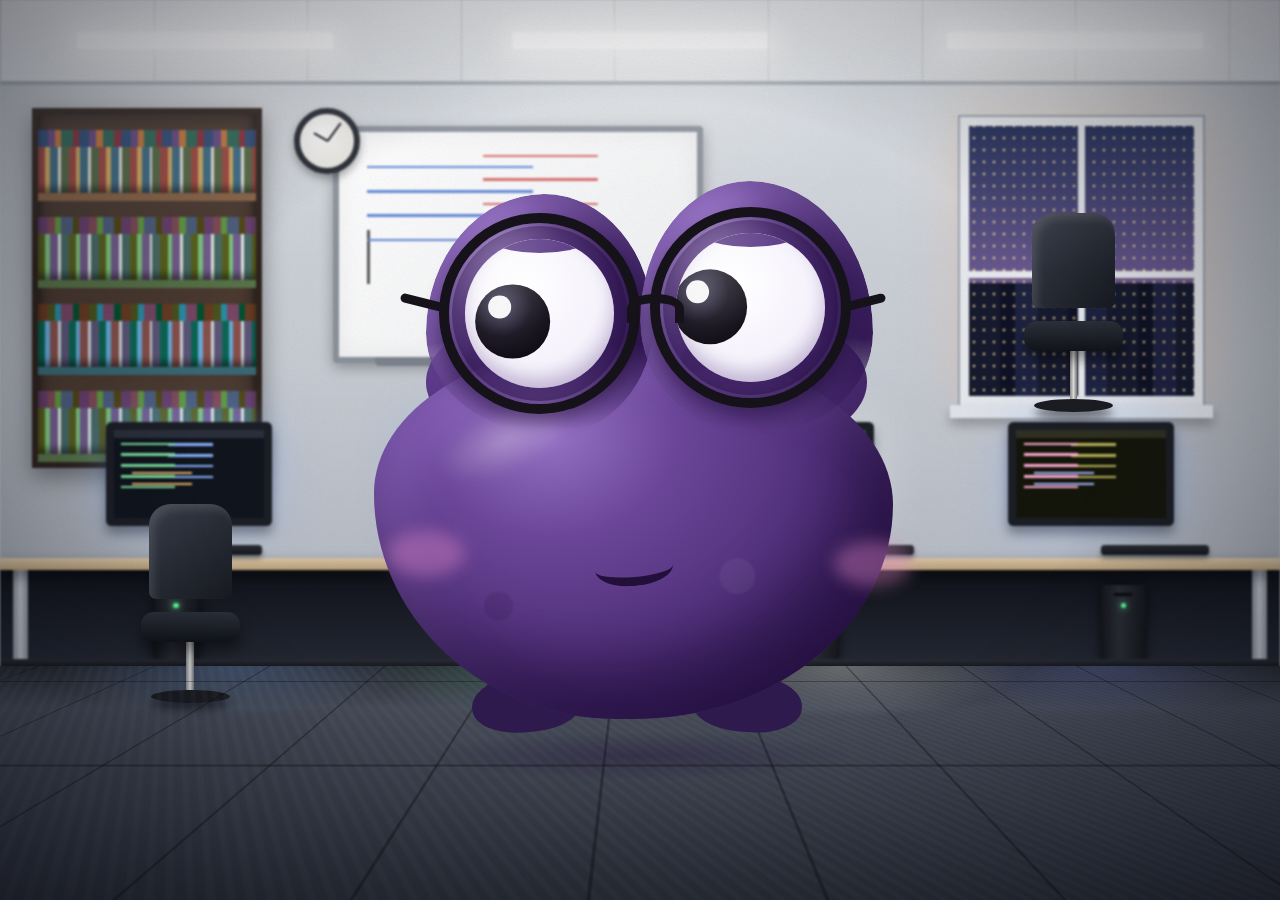
<file: assets/animation/python-ai-coding-mentor.html>
<!DOCTYPE html>
<html lang="en">
<head>
<meta charset="utf-8">
<meta name="viewport" content="width=device-width, initial-scale=1, viewport-fit=cover">
<title>Cody</title>
<style>
html,body{margin:0;height:100%;background:transparent}
body{display:grid;place-items:center;overflow:hidden}
#stage{position:relative;width:20em;height:21em;font-size:min(4.4vw,3.6vh);cursor:pointer;
  -webkit-tap-highlight-color:transparent;outline:none;touch-action:manipulation;user-select:none}
#stage:focus-visible{outline:.15em dashed #8a63b8;outline-offset:.5em;border-radius:1em}
.abs{position:absolute}
#ground{left:3.5em;top:19.2em;width:13em;height:1.5em;border-radius:50%;
  background:radial-gradient(closest-side,rgba(30,10,55,.35),transparent);animation:gshadow 5s ease-in-out infinite}
#float{position:absolute;inset:0;animation:float 5s ease-in-out infinite}
#hop,#tilt,#squish{position:absolute;inset:0}
#tilt{transform-origin:50% 90%;animation:wobble 7s ease-in-out infinite}
#squish{transform-origin:50% 92%;animation:breathe 3.6s ease-in-out infinite}
.purple{background:
  radial-gradient(circle at 70% 62%,rgba(255,255,255,.05) 0 .5em,transparent .6em),
  radial-gradient(circle at 24% 70%,rgba(20,0,40,.12) 0 .4em,transparent .5em),
  radial-gradient(ellipse at 34% 24%,#9672c4 0,#6b4698 26%,#4b2c74 62%,#341c55 100%)}
#feet i{position:absolute;top:17.4em;width:3.4em;height:1.8em;border-radius:50% 50% 45% 45%;background:#2f1a4d}
#feet i:first-child{left:4.8em;transform:rotate(-5deg)}
#feet i:last-child{left:11.6em;transform:rotate(4deg)}
#neck{left:3.4em;top:5.6em;width:13.6em;height:5.6em;border-radius:50%}
#body{left:1.8em;top:7.2em;width:16em;height:11.6em;border-radius:46% 51% 50% 47%/40% 43% 57% 60%;
  box-shadow:inset -1.1em -1.5em 2em rgba(18,4,38,.55),inset 1em .9em 1.4em rgba(200,160,255,.22)}
.bump{box-shadow:inset .8em .7em 1.1em rgba(210,175,255,.28),inset -.9em -.2em 1.2em rgba(25,6,50,.4);
  -webkit-mask-image:linear-gradient(#000 62%,transparent 98%);mask-image:linear-gradient(#000 62%,transparent 98%)}
#bl{left:3.4em;top:2.6em;width:7em;height:7.4em;border-radius:52% 48% 44% 56%/58% 54% 46% 42%}
#br{left:10em;top:2.2em;width:7.2em;height:7.8em;border-radius:47% 53% 50% 50%/55% 60% 40% 45%}
#gloss{left:3.6em;top:9.2em;width:4.4em;height:2em;border-radius:50%;transform:rotate(-24deg);
  background:radial-gradient(closest-side,rgba(255,255,255,.28),transparent);filter:blur(.15em)}
.cheek{width:2.4em;height:1.4em;border-radius:50%;background:rgba(230,140,205,.38);filter:blur(.25em);top:13em}
#c1{left:3.6em}#c2{left:14.2em;top:13.3em}
.eye{width:4.6em;height:4.6em;border-radius:50%;overflow:hidden;
  background:radial-gradient(circle at 40% 34%,#fff 0,#f5f2fb 58%,#d6cde4 100%);
  box-shadow:0 0 0 .4em rgba(35,12,62,.45),inset 0 -.3em .5em rgba(90,60,130,.25);--x:0;--y:0;--b:.1}
#el{left:4.6em;top:4em}#er{left:11.1em;top:3.8em}
.pupil{position:absolute;left:1.15em;top:1.15em;width:2.3em;height:2.3em;border-radius:50%;
  background:radial-gradient(circle at 35% 30%,#4d4a66 0,#17121f 42%,#06040a 100%);
  transform:translate(calc(var(--x)*1em),calc(var(--y)*1em)) scale(var(--p,1));transition:transform .28s cubic-bezier(.3,1.6,.5,1)}
.pupil:after{content:"";position:absolute;left:.4em;top:.35em;width:.7em;height:.7em;border-radius:50%;background:#fff;opacity:.95}
.lid{position:absolute;inset:-1px;background:linear-gradient(#7a56a8,#5a3a85);border-radius:0 0 50% 50%/0 0 25% 25%;
  transform:translateY(calc(-100% + var(--b)*100%));transition:transform .09s ease-out}
#glasses{inset:0;animation:lag 3.6s ease-in-out infinite alternate;transform-origin:50% 40%}
.lens{width:6.2em;height:6.2em;border-radius:50%;box-sizing:border-box;border:.32em solid #15121a;
  background:radial-gradient(circle at 30% 25%,rgba(255,255,255,.22) 0,rgba(255,255,255,.04) 35%,transparent 55%);
  box-shadow:0 .3em .5em rgba(15,3,30,.35),inset 0 0 .4em rgba(0,0,0,.25)}
#ll{left:3.8em;top:3.2em}#lr{left:10.3em;top:3em}
#bridge{left:9.6em;top:5.7em;width:1.2em;height:.6em;border:.28em solid #15121a;border-bottom:0;border-radius:50% 50% 0 0}
.arm{top:5.8em;width:1.4em;height:.28em;background:#15121a;border-radius:.2em}
#a1{left:2.6em;transform:rotate(14deg)}#a2{left:16.2em;transform:rotate(-14deg)}
#mouth{left:8.6em;top:13.6em;width:2.4em;height:1.1em;box-sizing:border-box;border-bottom:.28em solid #22103a;
  border-radius:0 0 50% 50%;transform:rotate(-5deg);transition:all .25s cubic-bezier(.3,1.6,.5,1)}
.thinking #mouth{left:10em;top:13.8em;width:1.1em;height:1.2em;border:.26em solid #22103a;border-radius:50%;transform:rotate(0)}
.success #mouth{left:8.3em;top:13.2em;width:3.2em;height:1.9em;border:0;background:#22103a;border-radius:0 0 100% 100%;
  transform:rotate(-3deg);overflow:hidden}
.success #mouth:after{content:"";position:absolute;left:.7em;bottom:-.3em;width:1.6em;height:1em;border-radius:50%;background:#e57aa8}
.bubble{position:absolute;left:11em;top:-.3em;padding:.35em .7em;border-radius:1em;background:#f6f2fc;color:#3a2260;
  font:600 .85em/1.2 ui-monospace,Menlo,Consolas,monospace;white-space:nowrap;opacity:0;transform:scale(.6) translateY(.6em);
  transform-origin:20% 100%;transition:all .25s cubic-bezier(.3,1.6,.5,1);box-shadow:0 .2em .6em rgba(40,15,70,.25)}
.thinking .bubble,.success .bubble{opacity:1;transform:none}
.spark{position:absolute;color:#e9d6ff;font-size:1.3em;opacity:0}
.success .spark{animation:spark 1.2s ease-out}
.thinking #tilt{animation:none;transform:rotate(-7deg) translateX(-.3em);transition:transform .5s}
.success #hop{animation:hop 1s ease-in-out}
.twitch #squish{animation:twitch .5s ease-in-out}
@keyframes float{50%{transform:translateY(-.6em)}}
@keyframes gshadow{50%{transform:scale(.88);opacity:.7}}
@keyframes wobble{0%,100%{transform:rotate(-1.8deg)}50%{transform:rotate(2.2deg)}}
@keyframes breathe{0%,100%{transform:scale(1.025,.975)}50%{transform:scale(.98,1.03)}}
@keyframes lag{0%{transform:translateY(-.1em) rotate(-.5deg)}100%{transform:translateY(.14em) rotate(.6deg)}}
@keyframes hop{0%{transform:none}14%{transform:translateY(.4em) scale(1.1,.88)}40%{transform:translateY(-3em) scale(.93,1.1) rotate(-7deg)}
 62%{transform:translateY(-3em) scale(.95,1.07) rotate(7deg)}82%{transform:translateY(.3em) scale(1.1,.88)}92%{transform:scale(.97,1.04)}100%{transform:none}}
@keyframes twitch{0%,100%{transform:scale(1)}20%{transform:scale(1.06,.93) rotate(2deg)}45%{transform:scale(.95,1.06) rotate(-3deg)}70%{transform:scale(1.03,.98) rotate(1deg)}}
@keyframes spark{0%{opacity:0;transform:scale(.3)}30%{opacity:1;transform:scale(1.2) rotate(20deg)}100%{opacity:0;transform:translateY(-1.5em) scale(.6)}}
@media (prefers-reduced-motion:reduce){*,*:before,*:after{animation:none!important;transition:none!important}}

/* ---------- Room (background scene) ---------- */
#room{position:fixed;inset:0;z-index:0;overflow:hidden;pointer-events:none;background:#c4c9d1}
#stage{z-index:1}
.r{position:absolute}
#back{inset:0;filter:blur(1.1px)}
#wall{left:0;right:0;top:0;height:74%;background:
  linear-gradient(90deg,rgba(0,0,0,.10),transparent 18%,transparent 82%,rgba(0,0,0,.10)),
  linear-gradient(#d9dde3 0,#c7ccd4 55%,#aeb4be 100%)}
#ceil{left:0;right:0;top:0;height:9%;background:
  repeating-linear-gradient(90deg,rgba(0,0,0,.14) 0 1px,transparent 1px 12vw),
  linear-gradient(#f0f1f3,#dfe2e6);border-bottom:.5vh solid #9ca3ad}
.tube{top:3.6%;width:20vw;height:1.8vh;border-radius:.4vh;background:#fff;box-shadow:0 0 3vh 1.2vh rgba(255,255,255,.75),0 6vh 12vh 4vh rgba(255,255,245,.28)}
#t1{left:6%}#t2{left:40%}#t3{left:74%}
#wb{left:26%;top:14%;width:28vw;height:25%;background:linear-gradient(135deg,#fff,#eef0f2);border:.7vh solid #8b919b;border-radius:.4vh;
  box-shadow:0 .5vh 1.5vh rgba(0,0,0,.3),inset 0 0 3vh rgba(0,0,0,.06)}
#wb:before{content:"";position:absolute;inset:10% 8%;background:
  repeating-linear-gradient(0deg,transparent 0 2.4vh,#2c5fd0 2.4vh 2.7vh) 0 0/55% 60% no-repeat,
  repeating-linear-gradient(0deg,transparent 0 2.4vh,#d03c3c 2.4vh 2.7vh) 62% 0/38% 40% no-repeat,
  linear-gradient(90deg,#222 0 4px,transparent 4px) 62% 60%/100% 30% no-repeat;opacity:.75}
#wb:after{content:"";position:absolute;left:10%;right:10%;top:100%;height:1vh;background:#7d838d;border-radius:0 0 .5vh .5vh}
#win{left:75%;top:13%;width:19vw;height:32%;border:1vh solid #e8eaee;box-sizing:border-box;outline:.3vh solid #9aa1ac;
  background:
   linear-gradient(90deg,transparent calc(50% - .4vh),#e8eaee calc(50% - .4vh) calc(50% + .4vh),transparent calc(50% + .4vh)),
   linear-gradient(transparent calc(55% - .4vh),#e8eaee calc(55% - .4vh) calc(55% + .4vh),transparent calc(55% + .4vh)),
   radial-gradient(circle,#ffe39a 0 1px,transparent 1.6px) 0 100%/10px 12px,
   repeating-linear-gradient(90deg,#161a2e 0 2.4vw,#0f1224 2.4vw 3.6vw,#1d2240 3.6vw 5.4vw) 0 100%/100% 42% no-repeat,
   linear-gradient(#1b2753,#6a5a90 55%,#f09a6a);box-shadow:0 0 6vh rgba(255,170,110,.25)}
#sill{left:calc(75% - .8vw);top:45%;width:calc(19vw + 1.6vw);height:1.4vh;background:#e2e5ea;box-shadow:0 .8vh 1.2vh rgba(0,0,0,.25)}
#bk{left:2.5%;top:12%;width:clamp(76px,18vw,260px);height:40%;background:#4b3a30;border:.7vh solid #2e231d;box-sizing:border-box;
  display:flex;flex-direction:column;box-shadow:0 1vh 2.5vh rgba(0,0,0,.4),inset 0 0 2vh rgba(0,0,0,.6)}
.row{flex:1;border-bottom:.9vh solid #8a6446;box-shadow:inset 0 -.6vh .8vh rgba(0,0,0,.45);background:
  repeating-linear-gradient(90deg,#a4483f 0 .8vh,#d9b062 .8vh 1.3vh,#3d6e88 1.3vh 2.2vh,#f1ede4 2.2vh 2.5vh,#566b45 2.5vh 3.4vh) 0 100%/100% 58% no-repeat,
  repeating-linear-gradient(90deg,#2f4d7a 0 1.1vh,#6a4a86 1.1vh 1.9vh,#cc7a3a 1.9vh 2.6vh,#2e6a58 2.6vh 3.9vh,#8c2f3a 3.9vh 4.6vh) 0 100%/100% 80% no-repeat}
.row:nth-child(2n){filter:hue-rotate(70deg) saturate(.8)}
.row:nth-child(3n){filter:hue-rotate(160deg) brightness(.9)}
#clock{left:calc(2.5% + clamp(76px,18vw,260px) + 2.5%);top:12%;width:min(6vw,6vh);height:min(6vw,6vh);min-width:30px;min-height:30px;border-radius:50%;
  background:radial-gradient(circle at 40% 35%,#fff,#e5e2da);border:.7vh solid #22262e;box-shadow:0 .5vh 1vh rgba(0,0,0,.35)}
#clock:before,#clock:after{content:"";position:absolute;left:50%;bottom:50%;width:2px;background:#15171c;transform-origin:50% 100%}
#clock:before{height:30%;transform:rotate(300deg)}#clock:after{height:40%;transform:rotate(36deg)}
/* desks */
#dtop{left:0;right:0;top:62%;height:1.3%;background:linear-gradient(#d8c5a6,#b79e78);box-shadow:0 .7vh 1.4vh rgba(0,0,0,.45)}
#under{left:0;right:0;top:63.3%;height:10.7%;background:linear-gradient(#10121a,#242833)}
.leg{top:63.3%;height:10.7%;width:1.2%;background:linear-gradient(90deg,#8a8f99,#c4c8d0,#8a8f99)}
.pc{top:65%;height:9%;width:min(4.4vw,5vh);min-width:22px;background:linear-gradient(90deg,#14161b,#2a2d35 40%,#14161b);border-radius:.3vh;box-shadow:0 0 1.2vh rgba(0,0,0,.6)}
.pc:before{content:"";position:absolute;left:30%;top:10%;width:40%;height:3%;background:#0a0b0e}
.pc:after{content:"";position:absolute;left:44%;top:22%;width:12%;aspect-ratio:1;border-radius:50%;background:#5cff9a;box-shadow:0 0 .8vh #5cff9a}
#mrow{left:0;right:0;top:34%;height:27.4%;display:flex;justify-content:space-around;align-items:flex-end;padding:0 3%;box-sizing:border-box}
.mon{position:relative;width:clamp(70px,13vw,190px);aspect-ratio:16/10;background:#0b0d12;border:.9vh solid #1b1e25;border-radius:.6vh;box-sizing:border-box;
  margin-bottom:3vh;box-shadow:0 0 5vh rgba(120,170,255,.35),0 .8vh 1.2vh rgba(0,0,0,.4)}
.mon:before{content:"";position:absolute;left:43%;top:100%;width:14%;height:2.2vh;background:linear-gradient(90deg,#15171d,#30343d,#15171d)}
.mon:after{content:"";position:absolute;left:32%;top:calc(100% + 2.1vh);width:36%;height:.9vh;border-radius:50%;background:#22252d;box-shadow:0 .4vh .6vh rgba(0,0,0,.5)}
.mon i{position:absolute;inset:0;background:
  linear-gradient(#2a2f3b 0 9%,transparent 9%),
  repeating-linear-gradient(0deg,transparent 0 .9vh,#7ee0a0 .9vh 1.2vh) 8% 20%/36% 70% no-repeat,
  repeating-linear-gradient(0deg,transparent 0 .9vh,#8ab4ff .9vh 1.2vh) 52% 20%/30% 55% no-repeat,
  repeating-linear-gradient(0deg,transparent 0 .9vh,#e8b36a .9vh 1.2vh) 20% 60%/40% 30% no-repeat,#10141d;
  animation:flick 5s steps(2,end) infinite}
.mon:nth-child(2) i{filter:hue-rotate(80deg);animation-delay:-1.3s}
.mon:nth-child(3) i{background:linear-gradient(#3b3f4a 0 9%,transparent 9%),repeating-linear-gradient(0deg,transparent 0 .9vh,#3a3f4a .9vh 1.2vh) 6% 20%/70% 70% no-repeat,#f2f3f6;animation-delay:-2.1s}
.mon:nth-child(4) i{filter:hue-rotate(200deg);animation-delay:-.6s}
.mon:nth-child(3){box-shadow:0 0 6vh rgba(255,255,255,.45),0 .8vh 1.2vh rgba(0,0,0,.4)}
@keyframes flick{0%,100%{opacity:1}50%{opacity:.9}53%{opacity:1}}
.mon:before,.mon:after{z-index:-1}
.kb{top:60.6%;width:min(9vw,12vh);height:1.1%;background:linear-gradient(#2a2d35,#15171c);border-radius:.4vh;box-shadow:0 .4vh .6vh rgba(0,0,0,.4)}
/* chairs */
.ch{top:56%;width:min(9vw,11vh);height:24%}
.ch:before{content:"";position:absolute;left:8%;top:0;width:84%;height:44%;border-radius:2.4vh 2.4vh .8vh .8vh;background:linear-gradient(135deg,#3a3f4b,#171a21);box-shadow:inset .6vh .6vh 1vh rgba(255,255,255,.12)}
.ch:after{content:"";position:absolute;left:0;top:50%;width:100%;height:14%;border-radius:1.4vh;background:linear-gradient(#2c303a,#101319);box-shadow:0 1vh 1.4vh rgba(0,0,0,.4)}
.ch i{position:absolute;left:46%;top:64%;width:8%;height:22%;background:linear-gradient(90deg,#888,#ddd,#777)}
.ch b{position:absolute;left:10%;top:86%;width:80%;height:6%;border-radius:50%;background:#1a1c22;box-shadow:0 .8vh 1vh rgba(0,0,0,.5)}
#c1{left:11%}#c2{left:80%}
/* floor */
#fl{left:0;right:0;top:74%;bottom:0;overflow:hidden;background:linear-gradient(#4a505d,#3a3f4b 60%,#2c3039)}
#fl:before{content:"";position:absolute;left:-60%;right:-60%;top:0;height:260%;transform-origin:50% 0;transform:perspective(46vh) rotateX(62deg);
  background:repeating-linear-gradient(90deg,rgba(0,0,0,.3) 0 2px,transparent 2px 9vw),repeating-linear-gradient(0deg,rgba(0,0,0,.3) 0 2px,transparent 2px 9vw),
  repeating-linear-gradient(45deg,rgba(255,255,255,.025) 0 3px,transparent 3px 7px)}
#fl:after{content:"";position:absolute;inset:0;background:
  radial-gradient(ellipse 14% 22% at 18% 0,rgba(130,180,255,.28),transparent),
  radial-gradient(ellipse 14% 22% at 42% 0,rgba(130,255,190,.18),transparent),
  radial-gradient(ellipse 14% 22% at 66% 0,rgba(255,255,255,.30),transparent),
  radial-gradient(ellipse 14% 22% at 86% 0,rgba(130,150,255,.25),transparent),
  linear-gradient(rgba(0,0,0,.5),transparent 18%)}
#skirt{left:0;right:0;top:73.2%;height:1%;background:linear-gradient(#2a2d35,#12141a)}
#grain{inset:0;opacity:.14;mix-blend-mode:multiply;background:url("data:image/svg+xml,%3Csvg xmlns='http://www.w3.org/2000/svg' width='200' height='200'%3E%3Cfilter id='n'%3E%3CfeTurbulence type='fractalNoise' baseFrequency='.85' numOctaves='2'/%3E%3C/filter%3E%3Crect width='200' height='200' filter='url(%23n)'/%3E%3C/svg%3E")}
#vig{inset:0;background:radial-gradient(ellipse at 50% 48%,transparent 50%,rgba(8,10,20,.5))}
#haze{inset:0;background:linear-gradient(rgba(255,255,255,.16),transparent 30%)}
@media(max-width:620px){#wb,#clock,#win,#sill{display:none}#mrow .mon:nth-child(n+4){display:none}}
</style>
</head>
<body>
<div id="room" aria-hidden="true">
  <div id="back" class="r">
    <div id="wall" class="r"></div><div id="ceil" class="r"></div>
    <div id="t1" class="r tube"></div><div id="t2" class="r tube"></div><div id="t3" class="r tube"></div>
    <div id="wb" class="r"></div><div id="win" class="r"></div><div id="sill" class="r"></div>
    <div id="bk" class="r"><div class="row"></div><div class="row"></div><div class="row"></div><div class="row"></div></div>
    <div id="clock" class="r"></div>
    <div id="mrow" class="r"><div class="mon"><i></i></div><div class="mon"><i></i></div><div class="mon"><i></i></div><div class="mon"><i></i></div></div>
    <div id="under" class="r"></div>
    <div class="r leg" style="left:1%"></div><div class="r leg" style="left:49.4%"></div><div class="r leg" style="left:97.8%"></div>
    <div class="r pc" style="left:12%"></div><div class="r pc" style="left:36%"></div><div class="r pc" style="left:62%"></div><div class="r pc" style="left:86%"></div>
    <div id="dtop" class="r"></div>
    <div class="r kb" style="left:12%"></div><div class="r kb" style="left:37%"></div><div class="r kb" style="left:63%"></div><div class="r kb" style="left:86%"></div>
    <div id="skirt" class="r"></div>
  </div>
  <div id="fl" class="r"></div>
  <div id="c1" class="r ch"><i></i><b></b></div><div id="c2" class="r ch"><i></i><b></b></div>
  <div id="haze" class="r"></div><div id="grain" class="r"></div><div id="vig" class="r"></div>
</div>
<div id="stage" role="button" tabindex="0" aria-label="Cody the coding mascot. Click to make it think, click again for success.">
  <div id="ground" class="abs"></div>
  <div id="float"><div id="hop"><div id="tilt"><div id="squish">
    <div id="feet"><i></i><i></i></div>
    <div id="neck" class="abs purple"></div>
    <div id="body" class="abs purple"></div>
    <div id="bl" class="abs purple bump"></div>
    <div id="br" class="abs purple bump"></div>
    <div id="gloss" class="abs"></div>
    <div id="c1" class="abs cheek"></div><div id="c2" class="abs cheek"></div>
    <div id="el" class="abs eye"><div class="pupil"></div><div class="lid"></div></div>
    <div id="er" class="abs eye"><div class="pupil"></div><div class="lid"></div></div>
    <div id="mouth" class="abs"></div>
    <div id="glasses" class="abs">
      <div id="ll" class="abs lens"></div><div id="lr" class="abs lens"></div>
      <div id="bridge" class="abs"></div><div id="a1" class="abs arm"></div><div id="a2" class="abs arm"></div>
    </div>
  </div></div></div></div>
  <div class="bubble" id="bubble"></div>
  <span class="spark" style="left:1em;top:6em">✦</span>
  <span class="spark" style="left:18em;top:7em;animation-delay:.12s">✦</span>
  <span class="spark" style="left:16.5em;top:1.5em;animation-delay:.25s">✦</span>
</div>
<script>
(function(){
  var st=document.getElementById('stage'),el=document.getElementById('el'),er=document.getElementById('er'),
      bub=document.getElementById('bubble'),sq=st,state='idle',timers=[];
  var rnd=function(a,b){return a+Math.random()*(b-a)};
  function gaze(lx,ly,rx,ry,p){
    el.style.setProperty('--x',lx);el.style.setProperty('--y',ly);
    er.style.setProperty('--x',rx);er.style.setProperty('--y',ry);
    el.style.setProperty('--p',p||1);er.style.setProperty('--p',p||1);
  }
  function later(fn,ms){var t=setTimeout(fn,ms);timers.push(t);return t}
  function clearAll(){timers.forEach(clearTimeout);timers=[]}
  function lids(v,ms){el.style.setProperty('--b',v);later(function(){er.style.setProperty('--b',v)},ms||0)}
  function blink(){
    if(state==='success'){later(blink,rnd(2000,4000));return}
    var open=state==='thinking'?.28:.1;
    lids(1,rnd(0,50));later(function(){lids(open,rnd(0,40))},130);
    if(Math.random()<.22){later(function(){lids(1,0)},300);later(function(){lids(open,20)},430)}
    later(blink,rnd(1800,5800));
  }
  function idleGaze(){
    if(state!=='idle')return;
    var r=Math.random(),hold=rnd(900,2600);
    if(r<.14){gaze(.8,.1,-.8,.1,1.1);hold=rnd(1000,1800)}               /* cross-eyed */
    else if(r<.26){gaze(rnd(-.4,.2),-.95,rnd(0,.7),-.7,.9);hold=rnd(900,1600)} /* look up, lose focus */
    else if(r<.34){gaze(-.9,.7,.9,-.5,1);hold=1100}                      /* totally unsynced */
    else{var x=rnd(-.9,.9),y=rnd(-.5,.6);gaze(x,y,x+rnd(-.5,.5),y+rnd(-.4,.4),1)}
    later(idleGaze,hold);
  }
  function twitch(){
    if(state==='idle'){st.classList.add('twitch');later(function(){st.classList.remove('twitch')},520)}
    later(twitch,rnd(6000,13000));
  }
  function think(){
    if(state!=='thinking')return;
    gaze(rnd(-.7,.1),rnd(-1,-.7),rnd(-.1,.7),rnd(-.9,-.6),.9);
    later(think,rnd(600,1100));
  }
  function setState(s){
    state=s;clearAll();
    st.classList.remove('thinking','success');
    if(s==='thinking'){st.classList.add('thinking');bub.textContent='why is this null?';lids(.3,0);think();
      later(function(){setState('idle')},9000)}
    else if(s==='success'){st.classList.add('success');bub.textContent='tests pass!';lids(.0,0);
      gaze(.6,.2,-.6,.2,1.15);
      later(function(){gaze(0,-.3,0,-.3,1.2)},350);
      later(function(){gaze(-.7,-.6,.7,-.6,1.1)},800);
      later(function(){setState('idle')},2300)}
    else{lids(.1,0);gaze(0,0,0,0,1);idleGaze();twitch()}
    if(s!=='idle')later(blink,rnd(1500,2500));else blink();
  }
  function click(){setState(state==='idle'?'thinking':state==='thinking'?'success':state)}
  st.addEventListener('click',click);
  st.addEventListener('keydown',function(e){if(e.key==='Enter'||e.key===' '){e.preventDefault();click()}});
  setState('idle');
})();
</script>
</body>
</html>
</file>
<file: css/style.css>
/* ==========================================================================
   MAHDI PORTFOLIO — style.css
   Redesign: Dark Premium · Modern AI · Glassmorphism
   - فقط ظاهر (UI) تغییر کرده؛ ساختار HTML، محتوا و JS دست نخورده
   - Accent: #3B82F6 → #06B6D4  |  فونت: Manrope + Vazirmatn
   - Background: نقطه‌های خیلی ریز و محو + چند Glow آبی/فیروزه‌ای (Grid حذف شده)
   ========================================================================== */


/* ==========================================================================
   1) RESET & BASE
   ========================================================================== */
*, *::before, *::after {
  margin: 0;
  padding: 0;
  box-sizing: border-box;
}

html {
  scroll-behavior: smooth;
  -webkit-text-size-adjust: 100%;
}

body {
  font-family: var(--font-primary);
  background-color: var(--bg-primary);
  color: var(--text-primary);
  line-height: 1.65;
  min-height: 100vh;
  -webkit-font-smoothing: antialiased;
  text-rendering: optimizeLegibility;
  transition: background-color 0.3s ease, color 0.3s ease;
}

img, svg {
  max-width: 100%;
  display: block;
}

a {
  text-decoration: none;
  color: inherit;
}

ul, ol {
  list-style: none;
}

button {
  font-family: inherit;
  cursor: pointer;
  border: none;
  background: none;
}

/* Headingها: وزن 700 تا 800 */
h1 { font-weight: 800; }
h2, h3 { font-weight: 700; }

/* فقط انگلیسی: کمی فشرده‌تر (روی فارسی letter-spacing نباید عوض بشه) */
[lang="en"] h1,
[lang="en"] h2 {
  letter-spacing: -0.02em;
}

::selection {
  background: rgba(var(--accent-rgb), 0.28);
  color: #ffffff;
}

/* فوکوس کیبورد: واضح ولی ظریف */
:focus-visible {
  outline: 2px solid rgba(var(--accent-rgb), 0.7);
  outline-offset: 3px;
  border-radius: 6px;
}


/* ==========================================================================
   2) CSS VARIABLES
   پیش‌فرض: تم تاریک | تم روشن پایین‌تر override می‌کنه
   ========================================================================== */
:root,
[data-theme="dark"] {
  color-scheme: dark;

  /* پس‌زمینه‌ها */
  --bg-primary: #05080F;
  --bg-secondary: #0A101C;
  --bg-card-rgb: 14, 22, 38;

  /* متن‌ها (Contrast بالا) */
  --text-primary: #F5F7FA;
  --text-secondary: #94A3B8;
  --text-muted: #7C8AA5;

  /* Accent: Blue → Cyan */
  --accent-start: #3B82F6;
  --accent-end: #06B6D4;
  --accent: #38BDF8;                 /* رنگ متن/لینک‌های accent روی پس‌زمینه تیره */
  --accent-rgb: 56, 189, 248;
  --blue-rgb: 59, 130, 246;
  --cyan-rgb: 6, 182, 212;
  --accent-gradient: linear-gradient(135deg, var(--accent-start), var(--accent-end));
  --tag-text: #7DD3FC;

  /* شیشه و کارت */
  --border-color: rgba(148, 175, 255, 0.10);
  --border-strong: rgba(var(--accent-rgb), 0.30);
  --glass-bg: rgba(5, 8, 15, 0.62);
  --card-bg: rgba(var(--bg-card-rgb), 0.55);
  --card-highlight: rgba(255, 255, 255, 0.05);
  --shadow: 0 24px 48px -24px rgba(0, 0, 0, 0.75);

  /* Background: نقطه‌ها و Glowها */
  --dot-color: rgba(148, 175, 255, 0.20);
  --glow-blue: rgba(59, 130, 246, 0.17);
  --glow-cyan: rgba(6, 182, 212, 0.12);

  /* شعاع‌ها و حرکت */
  --radius-lg: 20px;
  --radius-md: 12px;
  --ease: cubic-bezier(0.22, 0.7, 0.2, 1);

  /* فونت‌ها */
  --font-en: 'Manrope', system-ui, -apple-system, 'Segoe UI', sans-serif;
  --font-fa: 'Vazirmatn', 'Manrope', system-ui, sans-serif;
  --font-primary: var(--font-en);
}

[data-theme="light"] {
  color-scheme: light;

  --bg-primary: #F5F8FC;
  --bg-secondary: #EAF0F9;
  --bg-card-rgb: 255, 255, 255;

  --text-primary: #0F172A;
  --text-secondary: #475569;
  --text-muted: #64748B;

  --accent-start: #2563EB;
  --accent-end: #0891B2;
  --accent: #0369A1;
  --accent-rgb: 3, 105, 161;
  --tag-text: #0369A1;

  --border-color: rgba(15, 23, 42, 0.09);
  --border-strong: rgba(37, 99, 235, 0.35);
  --glass-bg: rgba(255, 255, 255, 0.72);
  --card-bg: rgba(var(--bg-card-rgb), 0.72);
  --card-highlight: rgba(255, 255, 255, 0.9);
  --shadow: 0 20px 40px -24px rgba(30, 64, 175, 0.25);

  --dot-color: rgba(37, 99, 235, 0.16);
  --glow-blue: rgba(59, 130, 246, 0.12);
  --glow-cyan: rgba(6, 182, 212, 0.10);
}

/* وقتی زبان فارسی باشه، فونت پیش‌فرض عوض میشه (توسط language.js ست میشه) */
[lang="fa"] {
  --font-primary: var(--font-fa);
}


/* ==========================================================================
   3) BACKGROUND — نقطه‌های محو + Glowهای آبی/فیروزه‌ای (بدون Grid)
   ========================================================================== */

/* --- لایه ۱: نقطه‌های خیلی ریز، به سمت لبه‌ها محو میشن --- */
body::before {
  content: "";
  position: fixed;
  inset: 0;
  z-index: -1;
  pointer-events: none;
  background-image: radial-gradient(circle, var(--dot-color) 1px, transparent 1.5px);
  background-size: 26px 26px;
  -webkit-mask-image: radial-gradient(ellipse 90% 80% at 50% 30%, #000 20%, transparent 100%);
  mask-image: radial-gradient(ellipse 90% 80% at 50% 30%, #000 20%, transparent 100%);
}

/* --- لایه ۲: چند Soft Glow برای هاله نور و عمق --- */
body::after {
  content: "";
  position: fixed;
  inset: 0;
  z-index: -1;
  pointer-events: none;
  background:
    radial-gradient(640px circle at 8% 6%, var(--glow-blue), transparent 65%),
    radial-gradient(560px circle at 94% 22%, var(--glow-cyan), transparent 65%),
    radial-gradient(720px circle at 50% 108%, var(--glow-blue), transparent 65%),
    radial-gradient(460px circle at -4% 62%, var(--glow-cyan), transparent 65%);
}

/* --- لایه ۳: ذرات شناور و نور موس (توسط background.js ساخته میشن؛ فقط تم تاریک) --- */
#particles {
  display: none;
  position: fixed;
  inset: 0;
  z-index: -1;
  pointer-events: none;
}

[data-theme="dark"] #particles {
  display: block;
}


/* ==========================================================================
   4) LAYOUT
   ========================================================================== */
.container {
  max-width: 1200px;
  margin: 0 auto;
  padding: 0 24px;
}

.section {
  padding: 88px 0;
}


/* ==========================================================================
   5) NAVBAR
   ========================================================================== */
.navbar {
  position: fixed;
  top: 0;
  left: 0;
  right: 0;
  z-index: 1000;
  background: var(--glass-bg);
  backdrop-filter: blur(18px) saturate(160%);
  -webkit-backdrop-filter: blur(18px) saturate(160%);
  border-bottom: 1px solid var(--border-color);
}

.navbar-inner {
  display: flex;
  align-items: center;
  justify-content: space-between;
  direction: ltr; /* چیدمان نوبار با تغییر زبان ثابت بمونه: لوگو چپ، تب‌ها وسط، دکمه‌ها راست */
  padding: 14px 24px;
  max-width: 1200px;
  margin: 0 auto;
}

.navbar-logo {
  display: inline-flex;
  align-items: center;
  gap: 10px;
}

.navbar-logo span {
  font-weight: 800;
  font-size: 1.25rem;
  letter-spacing: 0.04em;
  background: var(--accent-gradient);
  -webkit-background-clip: text;
  background-clip: text;
  color: transparent;
}

.brand-mark {
  width: 32px;
  height: 32px;
  border-radius: 8px;
  object-fit: cover;
  mix-blend-mode: screen;
}

[data-theme="light"] .brand-mark {
  filter: invert(1);
  mix-blend-mode: multiply;
}

.navbar-links {
  display: flex;
  align-items: center;
  gap: 32px;
}

/* فارسی: ترتیب تب‌ها راست‌به‌چپ (خانه اول از راست)، بدون اینکه جای لوگو و دکمه‌ها عوض بشه */
[dir="rtl"] .navbar-links {
  direction: rtl;
}

.navbar-links a {
  position: relative;
  color: var(--text-secondary);
  font-weight: 500;
  font-size: 0.95rem;
  padding: 6px 0;
  transition: color 0.25s var(--ease);
}

/* خط زیر لینک: با hover و لینک فعال ظاهر میشه */
.navbar-links a::after {
  content: "";
  position: absolute;
  inset-inline: 0;
  bottom: -2px;
  height: 2px;
  border-radius: 2px;
  background: var(--accent-gradient);
  transform: scaleX(0);
  transition: transform 0.3s var(--ease);
}

.navbar-links a:hover,
.navbar-links a.active {
  color: var(--text-primary);
}

.navbar-links a:hover::after,
.navbar-links a.active::after {
  transform: scaleX(1);
}

.navbar-actions {
  display: flex;
  align-items: center;
  gap: 10px;
}

.icon-btn {
  position: relative;
  width: 38px;
  height: 38px;
  display: flex;
  align-items: center;
  justify-content: center;
  border-radius: 8px;
  color: var(--text-secondary);
  transition: background-color 0.2s ease, color 0.2s ease;
}

.icon-btn:active {
  transform: scale(0.92);
}

.icon-btn:hover {
  background-color: rgba(var(--accent-rgb), 0.08);
  border-color: var(--border-color);
  color: var(--accent);
}

#lang-toggle {
  font-size: 0.78rem;
  font-weight: 700;
  letter-spacing: 0.04em;
}


/* ==========================================================================
   6) FOOTER
   ========================================================================== */
.footer {
  border-top: 1px solid var(--border-color);
  background: linear-gradient(to bottom, transparent, rgba(var(--bg-card-rgb), 0.35));
  padding: 44px 0;
  text-align: center;
  color: var(--text-muted);
  font-size: 0.9rem;
}

.footer-links {
  display: flex;
  justify-content: center;
  gap: 14px;
  margin-bottom: 16px;
}

.footer-links a {
  display: flex;
  align-items: center;
  justify-content: center;
  width: 38px;
  height: 38px;
  border-radius: 8px;
  color: var(--text-secondary);
  transition: color 0.2s ease, background-color 0.2s ease;
}

.footer-links a:hover {
  color: var(--accent);
  background-color: rgba(var(--accent-rgb), 0.1);
}

.footer-links svg {
  width: 20px;
  height: 20px;
}


/* ==========================================================================
   7) BUTTONS
   ========================================================================== */
.btn {
  display: inline-flex;
  align-items: center;
  gap: 8px;
  padding: 13px 28px;
  border-radius: var(--radius-md);
  font-weight: 700;
  font-size: 0.95rem;
  transition: transform 0.3s var(--ease), box-shadow 0.3s var(--ease),
              border-color 0.3s var(--ease), background-color 0.3s var(--ease),
              color 0.3s var(--ease), filter 0.3s var(--ease);
}

/* دکمه اصلی: متن تیره روی گرادینت برای Contrast بالا */
.btn-primary {
  background: var(--accent-gradient);
  color: #031018;
  border: none;
  box-shadow:
    0 10px 26px -10px rgba(var(--blue-rgb), 0.6),
    inset 0 1px 0 rgba(255, 255, 255, 0.28);
}

.btn-primary:hover {
  transform: translateY(-2px);
  filter: brightness(1.07);
  box-shadow:
    0 16px 34px -10px rgba(var(--blue-rgb), 0.7),
    inset 0 1px 0 rgba(255, 255, 255, 0.32);
}

.btn-outline {
  border: 1px solid var(--border-strong);
  background-color: rgba(var(--accent-rgb), 0.04);
  color: var(--text-primary);
  backdrop-filter: blur(10px);
  -webkit-backdrop-filter: blur(10px);
}

.btn-outline:hover {
  transform: translateY(-2px);
  border-color: rgba(var(--accent-rgb), 0.6);
  background-color: rgba(var(--accent-rgb), 0.10);
  color: var(--accent);
}


/* ==========================================================================
   8) CARDS (پایه مشترک) — شیشه‌ای، تیره، نیمه‌شفاف
   ========================================================================== */
.project-card,
.path-card,
.goal-card,
.timeline-card {
  position: relative;
  overflow: hidden;
  background-color: var(--card-bg);
  backdrop-filter: blur(18px) saturate(140%);
  -webkit-backdrop-filter: blur(18px) saturate(140%);
  border: 1px solid var(--border-color);
  border-radius: var(--radius-lg);
  padding: 28px;
  box-shadow: inset 0 1px 0 var(--card-highlight), var(--shadow);
  transition: transform 0.35s var(--ease), border-color 0.35s var(--ease), box-shadow 0.35s var(--ease);
}

/* خط نور نازک لبه بالای کارت */
.project-card::before,
.path-card::before,
.goal-card::before,
.timeline-card::before {
  content: "";
  position: absolute;
  top: 0;
  left: 12%;
  right: 12%;
  height: 1px;
  background: linear-gradient(90deg, transparent, rgba(var(--accent-rgb), 0.55), transparent);
  opacity: 0.35;
  transition: opacity 0.35s var(--ease);
  pointer-events: none;
}

/* Hover ظریف: کمی بالا میاد، بردر آبی، هاله نور کم (--cx/--cy از background.js میاد؛ بدونش هم درست کار می‌کنه) */
.project-card:hover,
.path-card:hover,
.timeline-card:hover {
  transform: translateY(-4px);
  border-color: var(--border-strong);
  box-shadow:
    inset 0 1px 0 var(--card-highlight),
    0 28px 50px -24px rgba(0, 0, 0, 0.8),
    0 0 40px -18px rgba(var(--blue-rgb), 0.45);
  background-image: radial-gradient(340px circle at var(--cx, 50%) var(--cy, 0%), rgba(var(--accent-rgb), 0.07), transparent 70%);
}

.project-card:hover::before,
.path-card:hover::before,
.goal-card:hover::before,
.timeline-card:hover::before {
  opacity: 1;
}

[data-theme="light"] .project-card:hover,
[data-theme="light"] .path-card:hover,
[data-theme="light"] .timeline-card:hover {
  box-shadow:
    inset 0 1px 0 var(--card-highlight),
    0 24px 44px -24px rgba(30, 64, 175, 0.3);
}


/* ==========================================================================
   9) HOME PAGE — Hero, Skills, Projects, CTA
   ========================================================================== */
.hero {
  position: relative;
  min-height: 90vh;
  display: flex;
  align-items: center;
  padding-top: 110px;
}

/* دو هاله نور نرم اطراف Hero (نه یک لکه زیر متن) */
.hero::before {
  content: "";
  position: absolute;
  inset: 0;
  z-index: -1;
  pointer-events: none;
  background:
    radial-gradient(520px circle at 16% 32%, rgba(var(--blue-rgb), 0.11), transparent 70%),
    radial-gradient(460px circle at 84% 62%, rgba(var(--cyan-rgb), 0.09), transparent 70%);
}

.hero-grid {
  display: grid;
  grid-template-columns: 1.1fr 0.9fr;
  gap: 56px;
  align-items: center;
}

.hero-eyebrow {
  letter-spacing: 0.12em;
  font-size: 0.78rem;
}

.hero-title {
  display: flex;
  flex-direction: column;
  gap: 6px;
  margin-bottom: 22px;
  font-size: clamp(2.2rem, 5vw, 3.6rem);
  font-weight: 800;
  line-height: 1.15;
}

[lang="en"] .hero-title {
  letter-spacing: -0.03em;
}

.hero-title-2 {
  background: var(--accent-gradient);
  -webkit-background-clip: text;
  background-clip: text;
  color: transparent;
  filter: drop-shadow(0 0 28px rgba(var(--blue-rgb), 0.28));
}

.hero-tags {
  display: flex;
  flex-wrap: wrap;
  gap: 10px;
  margin-top: 28px;
}

/* "Hi, I'm" به شکل یک Pill شیشه‌ای با نقطه نورانی */
.hero-greeting {
  display: inline-flex;
  align-items: center;
  gap: 10px;
  padding: 7px 16px;
  margin-bottom: 20px;
  border-radius: 999px;
  border: 1px solid var(--border-color);
  background-color: rgba(var(--bg-card-rgb), 0.5);
  backdrop-filter: blur(10px);
  -webkit-backdrop-filter: blur(10px);
  color: var(--accent);
  font-size: 0.9rem;
  font-weight: 600;
}

.hero-greeting::before {
  content: "";
  width: 7px;
  height: 7px;
  border-radius: 50%;
  background: var(--accent-end);
  box-shadow: 0 0 10px rgba(var(--cyan-rgb), 0.9);
  animation: softPulse 2.8s ease-in-out infinite;
}

@keyframes softPulse {
  0%, 100% { opacity: 1; }
  50% { opacity: 0.45; }
}

.hero-name {
  font-size: clamp(2.4rem, 6vw, 4.2rem);
  font-weight: 800;
  line-height: 1.1;
  margin-bottom: 14px;
  background: var(--accent-gradient);
  -webkit-background-clip: text;
  background-clip: text;
  color: transparent;
  filter: drop-shadow(0 0 28px rgba(var(--blue-rgb), 0.28));
}

[lang="en"] .hero-name {
  letter-spacing: -0.03em;
}

.hero-role {
  font-size: clamp(1.2rem, 3vw, 1.8rem);
  font-weight: 600;
  color: var(--text-secondary);
  margin-bottom: 22px;
  min-height: 2.2em;
}

.hero-role .cursor {
  animation: blink 0.8s infinite;
  color: var(--accent-end);
}

@keyframes blink {
  50% { opacity: 0; }
}

.hero-intro {
  max-width: 560px;
  margin: 0 0 32px;
  color: var(--text-secondary);
  font-size: 1.08rem;
  line-height: 1.85;
}

.hero-actions {
  display: flex;
  justify-content: flex-start;
  gap: 16px;
  flex-wrap: wrap;
}

/* عنوان بخش‌ها: خط گرادینت کوتاه زیرش */
.section-title {
  text-align: center;
  font-size: clamp(1.6rem, 3vw, 2rem);
  font-weight: 800;
  margin-bottom: 48px;
}

.section-title::after {
  content: "";
  display: block;
  width: 44px;
  height: 3px;
  margin: 14px auto 0;
  border-radius: 3px;
  background: var(--accent-gradient);
  opacity: 0.9;
}

/* بخش Skills: نوار شیشه‌ای خیلی ملایم */
.glass-band,
.skills-preview {
  background: linear-gradient(to bottom, rgba(var(--bg-card-rgb), 0.28), rgba(var(--bg-card-rgb), 0.10));
  backdrop-filter: blur(8px);
  -webkit-backdrop-filter: blur(8px);
  border-top: 1px solid var(--border-color);
  border-bottom: 1px solid var(--border-color);
}

.skills-grid {
  display: flex;
  flex-wrap: wrap;
  justify-content: center;
  gap: 12px;
}

.skill-chip {
  padding: 10px 20px;
  border-radius: 999px;
  background-color: var(--card-bg);
  backdrop-filter: blur(10px);
  -webkit-backdrop-filter: blur(10px);
  border: 1px solid var(--border-color);
  box-shadow: inset 0 1px 0 var(--card-highlight);
  color: var(--text-primary);
  font-weight: 500;
  font-size: 0.9rem;
  transition: transform 0.3s var(--ease), border-color 0.3s var(--ease), box-shadow 0.3s var(--ease), color 0.3s var(--ease);
}

.skill-chip:hover {
  transform: translateY(-2px);
  border-color: var(--border-strong);
  color: var(--accent);
  box-shadow:
    inset 0 1px 0 var(--card-highlight),
    0 0 24px -8px rgba(var(--accent-rgb), 0.5);
}

/* Projects */
.projects-grid {
  display: grid;
  grid-template-columns: repeat(2, 1fr);
  gap: 24px;
}

.project-card h3 {
  font-size: 1.25rem;
  margin-bottom: 10px;
  color: var(--text-primary);
}

.project-card p {
  color: var(--text-secondary);
  font-size: 0.95rem;
  margin-bottom: 18px;
  line-height: 1.75;
}

.project-tech {
  display: flex;
  flex-wrap: wrap;
  gap: 8px;
  margin-bottom: 18px;
}

.tech-tag {
  font-size: 0.78rem;
  font-weight: 600;
  padding: 4px 11px;
  border-radius: 8px;
  background-color: rgba(var(--blue-rgb), 0.10);
  border: 1px solid rgba(var(--blue-rgb), 0.25);
  color: var(--tag-text);
}

.project-links {
  display: flex;
  gap: 18px;
  font-size: 0.9rem;
  font-weight: 700;
}

.project-links a {
  color: var(--accent);
  transition: opacity 0.25s var(--ease);
}

.project-links a:hover {
  opacity: 0.8;
  text-decoration: underline;
  text-underline-offset: 4px;
}

.view-all-wrapper {
  text-align: center;
  margin-top: 40px;
}

/* CTA: کارت شیشه‌ای بزرگ با هاله نور آبی/فیروزه‌ای */
.cta-section {
  position: relative;
  overflow: hidden;
  text-align: center;
  width: min(1152px, calc(100% - 48px));
  margin: 0 auto 40px;
  padding: 64px 24px;
  border-radius: 28px;
  border: 1px solid rgba(var(--accent-rgb), 0.18);
  background:
    linear-gradient(135deg, rgba(var(--blue-rgb), 0.12), rgba(var(--cyan-rgb), 0.06)),
    var(--card-bg);
  backdrop-filter: blur(18px) saturate(140%);
  -webkit-backdrop-filter: blur(18px) saturate(140%);
  box-shadow:
    inset 0 1px 0 var(--card-highlight),
    0 30px 60px -30px rgba(0, 0, 0, 0.7),
    0 0 70px -30px rgba(var(--blue-rgb), 0.5);
}

.cta-section::before {
  content: "";
  position: absolute;
  top: -120px;
  left: 50%;
  width: 420px;
  height: 240px;
  transform: translateX(-50%);
  background: radial-gradient(closest-side, rgba(var(--cyan-rgb), 0.16), transparent);
  pointer-events: none;
}

.cta-inner {
  position: relative;
}

.cta-inner h2 {
  font-size: clamp(1.6rem, 3vw, 2rem);
  font-weight: 800;
  margin-bottom: 12px;
}

.cta-inner p {
  color: var(--text-secondary);
  margin-bottom: 28px;
}

/* آیکون‌های SVG داخل دکمه‌ها */
.icon-btn svg {
  width: 18px;
  height: 18px;
}

/* نمایش/مخفی‌کردن آیکون درست بر اساس تم فعلی */
#icon-sun { display: block; }
#icon-moon { display: none; }

[data-theme="light"] #icon-sun { display: none; }
[data-theme="light"] #icon-moon { display: block; }


/* ==========================================================================
   10) ABOUT PAGE — Intro, Learning Path, Goal, Timeline
   ========================================================================== */
.about-hero {
  padding-top: 140px;
}

.about-hero-inner {
  display: grid;
  grid-template-columns: 300px 1fr;
  gap: 56px;
  align-items: center;
}

/* قاب عکس: 4:5، حاشیه گرادینت آبی→فیروزه‌ای، هاله نور نرم */
.about-photo {
  width: 300px;
  aspect-ratio: 4 / 5;
  padding: 8px;
  border-radius: 24px;
  border: 1px solid transparent;
  /* لایه اول: داخل قاب | لایه دوم: گرادینت فقط روی حاشیه دیده میشه */
  background:
    linear-gradient(var(--bg-secondary), var(--bg-secondary)) padding-box,
    linear-gradient(135deg, rgba(var(--blue-rgb), 0.75), rgba(var(--cyan-rgb), 0.28) 55%, rgba(var(--blue-rgb), 0.15)) border-box;
  box-shadow:
    0 30px 60px -20px rgba(0, 0, 0, 0.7),
    0 0 60px -20px rgba(var(--blue-rgb), 0.5);
  overflow: hidden;
}

[data-theme="light"] .about-photo {
  box-shadow:
    0 30px 60px -20px rgba(30, 64, 175, 0.28),
    0 0 50px -24px rgba(var(--blue-rgb), 0.4);
}

.about-photo img {
  display: block;
  width: 100%;
  height: 100%;
  border-radius: 16px;
  object-fit: cover;
}

.about-photo-fallback {
  display: none;
  width: 100%;
  height: 100%;
  border-radius: 16px;
  align-items: center;
  justify-content: center;
  background: rgba(var(--accent-rgb), 0.08);
  font-size: 5rem;
  font-weight: 800;
  color: var(--accent);
}

.about-title {
  font-size: clamp(2.1rem, 4.5vw, 3.6rem);
  font-weight: 800;
  line-height: 1.15;
  margin-bottom: 24px;
  background: var(--accent-gradient);
  -webkit-background-clip: text;
  background-clip: text;
  color: transparent;
}

.about-text p {
  color: var(--text-secondary);
  font-size: 1.1rem;
  line-height: 1.9;
  margin-bottom: 14px;
}

.path-grid {
  display: grid;
  grid-template-columns: repeat(3, 1fr);
  gap: 24px;
}

.path-number {
  display: inline-block;
  font-weight: 800;
  font-size: 1.5rem;
  margin-bottom: 10px;
  background: var(--accent-gradient);
  -webkit-background-clip: text;
  background-clip: text;
  color: transparent;
}

.path-card h3,
.timeline-card h3 {
  margin-bottom: 8px;
}

.path-card p,
.goal-card p,
.timeline-card p {
  color: var(--text-secondary);
  line-height: 1.8;
  font-size: 0.95rem;
}

/* کارت هدف: کمی پررنگ‌تر با تِین آبی/فیروزه‌ای (Hover حرکتی نداره) */
.goal-card {
  text-align: center;
  max-width: 800px;
  margin: 0 auto;
  padding: 40px 32px;
  border-color: rgba(var(--accent-rgb), 0.16);
  background-image: linear-gradient(135deg, rgba(var(--blue-rgb), 0.09), rgba(var(--cyan-rgb), 0.05));
}

.goal-card:hover {
  border-color: var(--border-strong);
}

.goal-card h2 {
  margin-bottom: 12px;
}

/* Timeline عمودی: خط محو + کارت‌های یک‌درمیان چپ/راست */
.timeline {
  position: relative;
  max-width: 900px;
  margin: 0 auto;
}

.timeline::before {
  content: "";
  position: absolute;
  top: 0;
  bottom: 0;
  left: 50%;
  width: 2px;
  background: linear-gradient(to bottom, transparent, rgba(var(--accent-rgb), 0.4) 12%, rgba(var(--accent-rgb), 0.4) 88%, transparent);
  transform: translateX(-50%);
}

.timeline-item {
  display: grid;
  grid-template-columns: 1fr 48px 1fr;
  align-items: center;
  margin-bottom: 32px;
}

.timeline-card {
  grid-column: 1;
  grid-row: 1;
}

.timeline-item:nth-child(even) .timeline-card {
  grid-column: 3;
}

.timeline-dot {
  grid-column: 2;
  grid-row: 1;
  justify-self: center;
  width: 14px;
  height: 14px;
  border-radius: 50%;
  background: var(--accent-gradient);
  box-shadow:
    0 0 0 5px rgba(var(--accent-rgb), 0.14),
    0 0 18px rgba(var(--accent-rgb), 0.5);
  position: relative;
}

.timeline-date {
  display: inline-block;
  font-size: 0.8rem;
  font-weight: 700;
  color: var(--accent);
  margin-bottom: 6px;
}
/* What I Build: ۵ کارت، ردیف اول ۳ تا، ردیف دوم ۲ تای وسط‌چین */
.build-grid {
  display: grid;
  grid-template-columns: repeat(6, 1fr);
  gap: 24px;
}

.build-grid .path-card {
  grid-column: span 2;
}

.build-grid .path-card:nth-child(4) {
  grid-column: 2 / span 2;
}

.build-grid .path-card:nth-child(5) {
  grid-column: 4 / span 2;
}

/* My Approach: Problem → AI → Product → Real-world Use */
.flow {
  display: grid;
  grid-template-columns: 1fr auto 1fr auto 1fr auto 1fr;
  align-items: center;
  gap: 12px;
}

.flow-arrow {
  font-size: 1.6rem;
  font-weight: 700;
  color: var(--accent);
  text-align: center;
}

[dir="rtl"] .flow-arrow {
  transform: scaleX(-1); /* فلش در فارسی برعکس بشه */
}
/* AI System Card (Hero) */
.system-card {
  position: relative;
  direction: ltr; /* دیاگرام در هر دو زبان یکسان بمونه */
  overflow: hidden;
  padding: 26px 28px 30px;
  border-radius: var(--radius-lg);
  border: 1px solid var(--border-color);
  background-color: var(--card-bg);
  backdrop-filter: blur(18px) saturate(140%);
  -webkit-backdrop-filter: blur(18px) saturate(140%);
  box-shadow:
    inset 0 1px 0 var(--card-highlight),
    var(--shadow),
    0 0 70px -30px rgba(var(--blue-rgb), 0.55);
  animation: floatY 7s ease-in-out infinite;
}

.system-card::before {
  content: "";
  position: absolute;
  inset: 0;
  pointer-events: none;
  background: radial-gradient(320px circle at 50% 0%, rgba(var(--cyan-rgb), 0.12), transparent 70%);
}

.system-head {
  position: relative;
  display: flex;
  justify-content: space-between;
  font-size: 0.75rem;
  font-weight: 700;
  letter-spacing: 0.16em;
  color: var(--text-muted);
}

.system-head span:first-child {
  color: var(--accent);
}

.system-logo {
  position: relative;
  display: block;
  width: 92px;
  height: 92px;
  margin: 26px auto;
  border-radius: 24px;
  object-fit: cover;
  box-shadow:
    0 0 40px -6px rgba(var(--blue-rgb), 0.65),
    0 0 0 1px rgba(var(--accent-rgb), 0.25);
}

.system-flow {
  position: relative;
  display: grid;
  grid-template-columns: 1fr auto auto;
  align-items: center;
}

.system-inputs {
  list-style: none;
  margin: 0;
  padding: 0;
  display: grid;
  gap: 12px;
}

.system-inputs li {
  display: flex;
  align-items: center;
  gap: 10px;
  font-size: 0.78rem;
  font-weight: 700;
  letter-spacing: 0.12em;
  color: var(--text-secondary);
}

.system-inputs li::after {
  content: "";
  flex: 1;
  height: 1px;
  background: linear-gradient(90deg, rgba(var(--accent-rgb), 0.45), rgba(var(--accent-rgb), 0.15));
}

.system-merge {
  align-self: stretch;
  width: 1px;
  margin-block: 10px;
  background: rgba(var(--accent-rgb), 0.35);
}

.system-output {
  padding-left: 12px;
  font-size: 0.8rem;
  font-weight: 800;
  letter-spacing: 0.14em;
  color: var(--accent);
  white-space: nowrap;
}

@keyframes floatY {
  0%, 100% { transform: translateY(0); }
  50% { transform: translateY(-8px); }
}
/* ==========================================================================
   11) دسترسی‌پذیری: کاهش حرکت
   ========================================================================== */
@media (prefers-reduced-motion: reduce) {
  html {
    scroll-behavior: auto;
  }

  *, *::before, *::after {
    animation-duration: 0.01ms !important;
    animation-iteration-count: 1 !important;
    transition-duration: 0.01ms !important;
  }
}
/* حذف بک‌گراند مشکی لوگوی N (تم تاریک) */
.system-logo,
.brand-mark {
  mix-blend-mode: screen;
}

/* تم روشن: رنگ‌ها معکوس میشن تا مشکی سفید بشه و با multiply محو بشه */
[data-theme="light"] .system-logo,
[data-theme="light"] .brand-mark {
  filter: invert(1);
  mix-blend-mode: multiply;
}
/* ==========================================================================
   PROJECTS — لیست، جزئیات، Carousel، Code Showcase
   ========================================================================== */
.page-head { padding-top: 140px; text-align: center; }
.page-head h1 {
  font-size: clamp(2rem, 5vw, 3rem);
  font-weight: 800;
  margin-bottom: 12px;
  background: var(--accent-gradient);
  -webkit-background-clip: text;
  background-clip: text;
  color: transparent;
}
.page-head p { color: var(--text-secondary); max-width: 560px; margin: 0 auto 24px; }

/* کارت پروژه با کاور */
.pcard { display: flex; flex-direction: column; padding: 0; overflow: hidden; color: inherit; }
.pcard-cover {
  position: relative;
  aspect-ratio: 16 / 9;
  overflow: hidden;
  background: linear-gradient(135deg, rgba(79, 140, 255, 0.25), rgba(123, 97, 255, 0.25));
  border-bottom: 1px solid var(--border-color);
}
.pcard-fallback {
  position: absolute; inset: 0;
  display: flex; align-items: center; justify-content: center;
  font-size: 4rem; font-weight: 800;
  color: var(--accent); opacity: 0.5;
}
.pcard-cover img {
  position: absolute; inset: 0;
  width: 100%; height: 100%;
  object-fit: cover;
  transition: transform 0.5s ease;
}
.pcard:hover .pcard-cover img { transform: scale(1.04); }
.pcard-body { padding: 24px 28px 28px; display: flex; flex-direction: column; flex: 1; }
.pcard-body h3 { font-size: 1.6rem; font-weight: 800; }
.pcard-link { margin-top: auto; color: var(--accent); font-weight: 600; font-size: 0.9rem; }
.pcard-link::after { content: " →"; }
[dir="rtl"] .pcard-link::after { content: " ←"; }

/* صفحه جزئیات */
.pd-hero { padding-top: 140px; padding-bottom: 20px; }
.pd-back { display: inline-block; color: var(--text-secondary); font-weight: 600; margin-bottom: 20px; transition: color 0.2s ease; }
.pd-back:hover { color: var(--accent); }
.pd-back::before { content: "← "; }
[dir="rtl"] .pd-back::before { content: "→ "; }
.pd-title {
  font-size: clamp(2.4rem, 7vw, 4.5rem);
  font-weight: 800;
  line-height: 1.1;
  margin-bottom: 14px;
  background: var(--accent-gradient);
  -webkit-background-clip: text;
  background-clip: text;
  color: transparent;
}
.pd-caption { color: var(--text-secondary); font-size: 1.15rem; max-width: 720px; line-height: 1.8; margin-bottom: 24px; }
.pd-actions { display: flex; gap: 12px; flex-wrap: wrap; margin-bottom: 36px; }

.pd-cover {
  aspect-ratio: 16 / 9;
  padding: 8px;
  border-radius: 22px;
  border: 1px solid transparent;
  background:
    linear-gradient(var(--bg-secondary), var(--bg-secondary)) padding-box,
    linear-gradient(135deg, rgba(79, 140, 255, 0.55), rgba(123, 97, 255, 0.55)) border-box;
  box-shadow: 0 30px 60px -15px rgba(0, 0, 0, 0.55);
  overflow: hidden;
}
.pd-cover img { display: block; width: 100%; height: 100%; object-fit: cover; border-radius: 14px; }
/* انیمیشن کاور (iframe): دقیقاً به اندازه‌ی کادر، بدون border و سایز پیش‌فرض ۳۰۰×۱۵۰ مرورگر */
.pd-cover iframe { display: block; width: 100%; height: 100%; border: 0; border-radius: 14px; background: #0a0f1d; }

.pd-section { padding: 36px 0; }
.pd-h2 { font-size: 1.5rem; font-weight: 700; margin-bottom: 20px; }
.pd-text { color: var(--text-secondary); line-height: 1.9; white-space: pre-line; max-width: 820px; }
.pd-two { display: grid; grid-template-columns: repeat(2, 1fr); gap: 24px; }
.pd-features { display: grid; grid-template-columns: repeat(2, 1fr); gap: 16px; }
.pd-feature { display: flex; gap: 12px; align-items: flex-start; padding: 20px; }
.pd-check { color: var(--accent); font-weight: 800; }
.pd-arch { display: grid; grid-template-columns: repeat(auto-fit, minmax(210px, 1fr)); gap: 16px; }

/* Gallery Carousel (Swipe شبیه اینستاگرام) — جهت همیشه LTR تا رفتار اسکرول در فارسی به‌هم نریزه */
.carousel {
  position: relative;
  direction: ltr;
  max-width: 900px;
  margin: 0 auto;
  border-radius: 20px;
  overflow: hidden;
  border: 1px solid var(--border-color);
  background: rgba(var(--bg-card-rgb), 0.6);
  box-shadow: 0 20px 40px -15px rgba(0, 0, 0, 0.5);
}
.carousel-track {
  display: flex;
  overflow-x: auto;
  scroll-snap-type: x mandatory;
  scrollbar-width: none;
  -webkit-overflow-scrolling: touch;
}
.carousel-track::-webkit-scrollbar { display: none; }
.carousel-slide {
  flex: 0 0 100%;
  scroll-snap-align: center;
  scroll-snap-stop: always;
  aspect-ratio: 16 / 10;
  background: linear-gradient(135deg, rgba(79, 140, 255, 0.18), rgba(123, 97, 255, 0.18));
}
.carousel-slide img { width: 100%; height: 100%; object-fit: cover; display: block; user-select: none; }
.g-count {
  position: absolute; top: 12px; right: 12px;
  padding: 4px 10px; border-radius: 20px;
  font-size: 0.75rem; font-weight: 600; color: #fff;
  background: rgba(0, 0, 0, 0.5);
  backdrop-filter: blur(6px);
}
.g-btn {
  position: absolute; top: 50%; transform: translateY(-50%);
  width: 38px; height: 38px; border-radius: 50%;
  font-size: 1.4rem; line-height: 1; color: #fff;
  background: rgba(0, 0, 0, 0.45);
  backdrop-filter: blur(6px);
  transition: background 0.2s ease;
}
.g-btn:hover { background: rgba(0, 0, 0, 0.7); }
.g-prev { left: 12px; }
.g-next { right: 12px; }
.g-dots { position: absolute; bottom: 12px; left: 0; right: 0; display: flex; justify-content: center; gap: 6px; }
.g-dot { width: 7px; height: 7px; border-radius: 50%; background: rgba(255, 255, 255, 0.4); transition: all 0.25s ease; }
.g-dot.active { background: #fff; width: 18px; border-radius: 4px; }

/* ==========================================================================
   Lightbox گالری — نمایش تمام‌صفحه عکس
   ========================================================================== */
.carousel-slide { position: relative; cursor: zoom-in; }
.carousel-slide::after {
  content: "";
  position: absolute; top: 12px; left: 12px;
  width: 30px; height: 30px; border-radius: 50%;
  background: rgba(0, 0, 0, 0.45) center / 14px no-repeat
    url("data:image/svg+xml,%3Csvg xmlns='http://www.w3.org/2000/svg' viewBox='0 0 24 24' fill='none' stroke='white' stroke-width='2.2' stroke-linecap='round' stroke-linejoin='round'%3E%3Cpolyline points='15 3 21 3 21 9'/%3E%3Cpolyline points='9 21 3 21 3 15'/%3E%3Cline x1='21' y1='3' x2='14' y2='10'/%3E%3Cline x1='3' y1='21' x2='10' y2='14'/%3E%3C/svg%3E");
  backdrop-filter: blur(6px);
  -webkit-backdrop-filter: blur(6px);
  opacity: 0.85;
  pointer-events: none;
}

body.lb-open { overflow: hidden; }

.lightbox {
  position: fixed; inset: 0; z-index: 2000;
  display: flex; align-items: center; justify-content: center;
  direction: ltr;
  opacity: 0; visibility: hidden;
  transition: opacity 0.35s var(--ease), visibility 0.35s;
}
.lightbox.open { opacity: 1; visibility: visible; }

.lb-backdrop {
  position: absolute; inset: 0;
  background:
    radial-gradient(circle at 50% 40%, rgba(var(--blue-rgb), 0.16), transparent 60%),
    rgba(3, 6, 12, 0.88);
  backdrop-filter: blur(18px) saturate(140%);
  -webkit-backdrop-filter: blur(18px) saturate(140%);
}

.lb-stage {
  position: relative; z-index: 1;
  display: flex; align-items: center; justify-content: center;
  padding: 0 16px;
}

.lb-img {
  max-width: min(1200px, 92vw);
  max-height: 82vh;
  width: auto; height: auto;
  object-fit: contain;
  border-radius: 16px;
  border: 1px solid rgba(255, 255, 255, 0.14);
  box-shadow:
    0 30px 80px -20px rgba(0, 0, 0, 0.85),
    0 0 60px rgba(var(--cyan-rgb), 0.18);
  transform: scale(0.94);
  transition: transform 0.45s var(--ease), opacity 0.3s ease;
  user-select: none;
  -webkit-user-drag: none;
}
.lightbox.open .lb-img { transform: scale(1); }
.lb-img.loading { opacity: 0; }

.lb-top {
  position: absolute; top: 0; left: 0; right: 0; z-index: 2;
  display: flex; align-items: center; justify-content: space-between;
  padding: calc(16px + env(safe-area-inset-top, 0px)) 20px 16px;
}

.lb-count,
.lb-caption {
  padding: 7px 14px; border-radius: 999px;
  font-size: 0.8rem; font-weight: 700; color: #fff;
  background: rgba(255, 255, 255, 0.1);
  border: 1px solid rgba(255, 255, 255, 0.16);
  backdrop-filter: blur(12px);
  -webkit-backdrop-filter: blur(12px);
}

.lb-caption {
  position: absolute; left: 50%; z-index: 2;
  bottom: calc(20px + env(safe-area-inset-bottom, 0px));
  transform: translateX(-50%);
  max-width: 80vw; white-space: nowrap; overflow: hidden; text-overflow: ellipsis;
}

.lb-close,
.lb-nav {
  display: flex; align-items: center; justify-content: center;
  color: #fff; border-radius: 50%;
  background: rgba(255, 255, 255, 0.1);
  border: 1px solid rgba(255, 255, 255, 0.18);
  backdrop-filter: blur(12px);
  -webkit-backdrop-filter: blur(12px);
  transition: background 0.25s ease, transform 0.25s var(--ease), border-color 0.25s ease;
  -webkit-tap-highlight-color: transparent;
}

.lb-close { width: 42px; height: 42px; }
.lb-close svg { width: 18px; height: 18px; }
.lb-close:hover { background: rgba(var(--blue-rgb), 0.55); border-color: rgba(var(--accent-rgb), 0.7); transform: rotate(90deg); }

.lb-nav {
  position: absolute; top: 50%; z-index: 2;
  width: 48px; height: 48px;
  font-size: 1.8rem; line-height: 1;
  transform: translateY(-50%);
}
.lb-nav:hover { background: rgba(var(--blue-rgb), 0.55); border-color: rgba(var(--accent-rgb), 0.7); transform: translateY(-50%) scale(1.1); }
.lb-prev { left: 24px; }
.lb-next { right: 24px; }

.lightbox.single .lb-nav { display: none; }

@media (prefers-reduced-motion: reduce) {
  .lightbox, .lb-img, .lb-close, .lb-nav { transition: none; }
}
/* Code Showcase (همیشه LTR) */
.code-box {
  max-width: 820px;
  border: 1px solid var(--border-color);
  border-radius: 14px;
  overflow: hidden;
  background: rgba(var(--bg-card-rgb), 0.9);
  direction: ltr;
  text-align: left;
}
.code-head {
  display: flex; justify-content: space-between; align-items: center;
  padding: 10px 16px;
  border-bottom: 1px solid var(--border-color);
  font-size: 0.8rem; font-weight: 600; color: var(--text-muted);
}
.code-copy {
  display: flex;
  align-items: center;
  justify-content: center;
  width: 30px;
  height: 30px;
  border-radius: 6px;
  color: var(--text-secondary);
  transition: color 0.2s ease, background-color 0.2s ease;
}
.code-copy:hover { color: var(--accent); background-color: rgba(var(--accent-rgb), 0.1); }
.code-copy svg { width: 16px; height: 16px; }
.code-copy .icon-check { display: none; color: #22c55e; }
.code-copy.copied .icon-copy { display: none; }
.code-copy.copied .icon-check { display: block; }
.code-pre {
  position: relative; margin: 0; padding: 16px; overflow-x: auto;
  font-family: "Consolas", "Menlo", monospace;
  font-size: 0.85rem; line-height: 1.7;
  color: var(--text-primary);
}
.code-pre.collapsed::after {
  content: ""; position: absolute; left: 0; right: 0; bottom: 0; height: 56px;
  pointer-events: none;
  background: linear-gradient(transparent, rgba(var(--bg-card-rgb), 1));
}
.code-more { margin: 12px 16px 16px; }
/* ==========================================================================
   PROJECT DETAILS — همه محتوا داخل یک کادر شیشه‌ای واحد
   ========================================================================== */
.pd-glass {
  margin-top: 100px;
  margin-bottom: 60px;
  padding: 8px 32px 48px;
  border-radius: 28px;
  border: 1px solid rgba(255, 255, 255, 0.1);
  background: rgba(var(--bg-card-rgb), 0.18);
  backdrop-filter: blur(28px) saturate(180%);
  -webkit-backdrop-filter: blur(28px) saturate(180%);
  box-shadow:
    0 30px 60px -20px rgba(0, 0, 0, 0.5),
    inset 0 1px 0 rgba(255, 255, 255, 0.06);
}

[data-theme="light"] .pd-glass {
  border-color: rgba(255, 255, 255, 0.5);
  background: rgba(255, 255, 255, 0.35);
}

/* چون همه سکشن‌ها حالا داخل یک container هستن، container تو در تو باعث فاصله اضافه نشه */
.pd-glass .container { padding: 0; max-width: none; }

/* هدر و بخش‌ها چسبیده به لبه کادر نباشن */
.pd-glass .pd-hero { padding-top: 32px; }
.pd-glass .pd-section:last-child,
.pd-glass .code-box { margin-bottom: 0; }
/* ==========================================================================
   SKILLS PAGE — مسیر هویتی، Core Expertise سلسله‌مراتبی، Skills Breakdown
   ========================================================================== */

/* مسیر هویتی: AI Developer → AI Engineer → AI Product Builder */
.identity-path {
  display: flex;
  align-items: center;
  justify-content: center;
  flex-wrap: wrap;
  gap: 10px;
  margin-top: 20px;
}

.identity-step {
  padding: 8px 18px;
  border-radius: 30px;
  background: rgba(var(--bg-card-rgb), 0.5);
  backdrop-filter: blur(8px);
  -webkit-backdrop-filter: blur(8px);
  border: 1px solid var(--border-color);
  font-weight: 600;
  font-size: 0.9rem;
  color: var(--text-primary);
}

.identity-arrow {
  color: var(--accent);
  font-weight: 700;
}

/* Core Expertise — سلسله‌مراتب بصری: یک کارت اصلی بزرگ + دو کارت فرعی */
.expertise-grid {
  display: grid;
  grid-template-columns: repeat(2, 1fr);
  gap: 24px;
}

.expertise-card {
  background: rgba(var(--bg-card-rgb), 0.5);
  backdrop-filter: blur(12px);
  -webkit-backdrop-filter: blur(12px);
  border: 1px solid var(--border-color);
  border-radius: 18px;
  padding: 28px;
  transition: transform 0.25s ease, box-shadow 0.25s ease, border-color 0.25s ease;
}

.expertise-card:hover {
  transform: translateY(-3px);
  border-color: rgba(var(--accent-rgb), 0.4);
}

.expertise-primary {
  grid-column: 1 / -1;
  padding: 40px;
  border-color: rgba(var(--accent-rgb), 0.3);
  box-shadow: 0 20px 40px -15px rgba(var(--accent-rgb), 0.15);
}

.expertise-primary h3 {
  font-size: clamp(1.5rem, 3vw, 2rem);
  font-weight: 800;
  margin-bottom: 12px;
  background: var(--accent-gradient);
  -webkit-background-clip: text;
  background-clip: text;
  color: transparent;
}

.expertise-secondary h3 {
  font-size: 1.2rem;
  font-weight: 700;
  margin-bottom: 10px;
}

.expertise-desc {
  color: var(--text-secondary);
  line-height: 1.8;
  margin-bottom: 18px;
}

.expertise-chips {
  display: flex;
  flex-wrap: wrap;
  gap: 8px;
}

/* Skills Breakdown */
.breakdown-grid {
  display: grid;
  grid-template-columns: repeat(auto-fit, minmax(280px, 1fr));
  gap: 24px;
}

.skill-category-card h3 {
  margin-bottom: 16px;
}

.skill-category-card .project-tech {
  margin-bottom: 20px;
}

.skill-used-in {
  padding-top: 16px;
  border-top: 1px solid var(--border-color);
  font-size: 0.82rem;
  color: var(--text-muted);
  display: flex;
  flex-wrap: wrap;
  gap: 6px;
}

.skill-used-in a {
  color: var(--accent);
  font-weight: 600;
}

.skill-used-in a:hover {
  text-decoration: underline;
}
/* ==========================================================================
   SKILLS PAGE — Technology Stack, Capability Map, How I Build,
   Skills in Action, Services, Collaboration, Currently Exploring
   ========================================================================== */

.stack-grid { display: grid; grid-template-columns: repeat(auto-fit, minmax(220px, 1fr)); gap: 20px; }

/* Capability Map: زنجیره عمودی ساده */
.capability-map { display: flex; flex-direction: column; align-items: center; gap: 4px; max-width: 320px; margin: 0 auto; }
.cap-node {
  width: 100%; text-align: center;
  padding: 14px 24px; border-radius: 14px;
  background: rgba(var(--bg-card-rgb), 0.5);
  backdrop-filter: blur(10px);
  border: 1px solid var(--border-color);
  font-weight: 700;
}
.cap-arrow { color: var(--accent); font-size: 1.2rem; line-height: 1; }

/* Skills in Action */
.action-list { display: flex; flex-direction: column; gap: 12px; max-width: 640px; margin: 0 auto; }
.action-item {
  display: flex; align-items: center; gap: 14px;
  padding: 16px 20px; border-radius: 14px;
  background: rgba(var(--bg-card-rgb), 0.5);
  backdrop-filter: blur(10px);
  border: 1px solid var(--border-color);
  color: inherit;
  transition: border-color 0.2s ease, transform 0.2s ease;
}
.action-item:hover { border-color: rgba(var(--accent-rgb), 0.4); transform: translateY(-2px); }
.action-arrow { color: var(--accent); font-weight: 700; }
.action-project { font-weight: 600; }

/* Services */
.services-grid { display: grid; grid-template-columns: repeat(auto-fit, minmax(260px, 1fr)); gap: 24px; }
.service-card p { color: var(--text-secondary); line-height: 1.8; margin: 10px 0 16px; font-size: 0.95rem; }
.service-card .pcard-link { display: inline-block; margin-top: 14px; }

/* Collaboration */
.collab-grid { display: grid; grid-template-columns: repeat(auto-fit, minmax(220px, 1fr)); gap: 20px; }
.collab-grid .path-card p { color: var(--text-secondary); font-size: 0.9rem; margin-top: 8px; }
/* ==========================================================================
   IDEAS — لیست عمودی مینیمال + صفحه جزئیات Editorial
   ========================================================================== */

/* لیست: Divider ظریف بین آیتم‌ها، بدون کارت/سایه */
.ideas-list { max-width: 780px; margin: 0 auto; }

.idea-row {
  display: flex;
  align-items: center;
  gap: 20px;
  padding: 20px 24px;
  border-radius: 16px;
  border: 1px solid var(--border-color);
  background: rgba(var(--bg-card-rgb), 0.35);
  backdrop-filter: blur(16px) saturate(150%);
  -webkit-backdrop-filter: blur(16px) saturate(150%);
  color: inherit;
  transition: transform 0.2s ease, border-color 0.2s ease, background-color 0.2s ease;
}
.idea-row + .idea-row { margin-top: 14px; }
.idea-row:hover {
  border-color: rgba(var(--accent-rgb), 0.35);
  transform: translateY(-2px);
}

.idea-thumb {
  position: relative;
  flex: none;
  width: 84px;
  height: 84px;
  border-radius: 12px;
  overflow: hidden;
  background: linear-gradient(135deg, rgba(79, 140, 255, 0.18), rgba(123, 97, 255, 0.18));
}
.idea-thumb-fallback {
  position: absolute; inset: 0;
  display: flex; align-items: center; justify-content: center;
  font-weight: 800; font-size: 1.6rem; color: var(--accent); opacity: 0.6;
}
.idea-thumb img {
  position: absolute; inset: 0;
  width: 100%; height: 100%; object-fit: cover;
  transition: transform 0.4s ease;
}
.idea-row:hover .idea-thumb img { transform: scale(1.05); }

.idea-info { flex: 1; min-width: 0; }
.idea-info h3 {
  font-size: 1.15rem;
  font-weight: 700;
  margin-bottom: 6px;
  transition: color 0.2s ease;
}
.idea-row:hover .idea-info h3 { color: var(--accent); }
.idea-info p {
  color: var(--text-secondary);
  font-size: 0.92rem;
  line-height: 1.6;
  overflow: hidden;
  display: -webkit-box;
  -webkit-line-clamp: 2;
  -webkit-box-orient: vertical;
}

.idea-arrow {
  flex: none;
  color: var(--text-muted);
  font-size: 1.2rem;
  transition: transform 0.2s ease, color 0.2s ease;
}
.idea-row:hover .idea-arrow { color: var(--accent); transform: translateX(4px); }
[dir="rtl"] .idea-row:hover .idea-arrow { transform: translateX(-4px); }

/* صفحه جزئیات: عرض محدود برای خوانایی بهتر */
.idea-article-head,
.idea-body { max-width: 720px; }
.idea-title { font-size: clamp(1.8rem, 5vw, 2.6rem); }
.idea-cover { margin-top: 24px; }

/* Share: دکمه + منوی شیشه‌ای */
/* دکمه Share: گوشه‌ی بالای کارت، هم‌ردیف لینک برگشت (فارسی: چپ، انگلیسی: راست) */
.idea-article { position: relative; }
.idea-share {
  position: absolute;
  top: 19px;
  inset-inline-end: 32px;
  z-index: 5;
}
.idea-share-btn { padding: 7px 14px; font-size: 0.82rem; }
.idea-share-btn svg { width: 16px; height: 16px; }

.idea-share-menu {
  position: absolute;
  top: calc(100% + 10px);
  inset-inline-end: 0;
  z-index: 20;
  display: flex;
  flex-direction: column;
  gap: 2px;
  min-width: 220px;
  max-width: calc(100vw - 72px);
  padding: 8px;
  background: rgba(var(--bg-card-rgb), 0.92);
  border: 1px solid var(--border-strong);
  border-radius: 16px;
  box-shadow: 0 18px 40px -14px rgba(0, 0, 0, 0.55);
  -webkit-backdrop-filter: blur(18px) saturate(150%);
  backdrop-filter: blur(18px) saturate(150%);
  opacity: 0;
  visibility: hidden;
  pointer-events: none;
  transform: translateY(-6px) scale(0.98);
  transform-origin: top;
  transition: opacity 0.2s ease, transform 0.25s var(--ease), visibility 0.25s;
}

.idea-share.open .idea-share-menu {
  opacity: 1;
  visibility: visible;
  pointer-events: auto;
  transform: none;
}

.idea-share-item {
  display: flex;
  align-items: center;
  gap: 12px;
  width: 100%;
  padding: 11px 12px;
  border-radius: 10px;
  color: var(--text-secondary);
  font-size: 0.95rem;
  font-weight: 600;
  text-align: start;
  transition: background-color 0.2s ease, color 0.2s ease;
}

.idea-share-item svg { width: 18px; height: 18px; flex: none; }

.idea-share-item:hover,
.idea-share-item:focus-visible {
  background-color: rgba(var(--accent-rgb), 0.08);
  color: var(--accent);
  outline: none;
}

.idea-share-item.copied { color: #22c55e; }

.idea-h2 { font-size: 1.2rem; font-weight: 700; margin: 32px 0 12px; }
.idea-body > .idea-h2:first-child { margin-top: 0; }
.idea-p { color: var(--text-secondary); line-height: 2; font-size: 1.02rem; margin-bottom: 4px; }

/* درخت قابلیت‌ها: تیتر اصلی + تنه‌ی آبی محو + شاخه‌ها (فیلد level در data/ideas.js) */
.idea-h2--root {
  position: relative;
  font-size: 1.65rem;
  line-height: 1.4;
  margin: 48px 0 0;
  padding-bottom: 6px;
  padding-inline-start: 26px;
  background: var(--accent-gradient);
  -webkit-background-clip: text;
  background-clip: text;
  -webkit-text-fill-color: transparent;
  color: transparent;
}

/* گره‌ی درخشان کنار تیتر اصلی */
.idea-h2--root::before {
  content: "";
  position: absolute;
  inset-inline-start: 0;
  top: calc(50% - 3px);
  width: 10px;
  height: 10px;
  border-radius: 50%;
  transform: translateY(-50%);
  background: var(--accent);
  box-shadow: 0 0 0 5px rgba(var(--accent-rgb), 0.14),
              0 0 20px rgba(var(--accent-rgb), 0.6);
}

.idea-tree {
  position: relative;
  margin-inline-start: 4px;
  padding-inline-start: 30px;
  padding-bottom: 4px;
}

/* تنه‌ی آبی محو: از گره شروع میشه و به پایین کم‌رنگ میشه */
.idea-tree::before {
  content: "";
  position: absolute;
  inset-inline-start: 0;
  top: -24px;
  bottom: 0;
  width: 2px;
  border-radius: 2px;
  background: linear-gradient(to bottom,
              rgba(var(--accent-rgb), 0.6),
              rgba(var(--accent-rgb), 0.18) 65%,
              transparent);
}

.idea-branch { position: relative; padding-bottom: 6px; }

.idea-h2--sub {
  position: relative;
  font-size: 1.12rem;
  line-height: 1.5;
  margin: 26px 0 10px;
}

.idea-tree > .idea-branch:first-child .idea-h2--sub { margin-top: 14px; }

/* خط افقی از تنه تا تیتر شاخه */
.idea-h2--sub::before {
  content: "";
  position: absolute;
  inset-inline-start: -30px;
  top: 0.75em;
  width: 20px;
  height: 2px;
  border-radius: 2px;
  background: rgba(var(--accent-rgb), 0.5);
}

/* گره‌ی کوچک سر شاخه */
.idea-h2--sub::after {
  content: "";
  position: absolute;
  inset-inline-start: -14px;
  top: 0.75em;
  width: 8px;
  height: 8px;
  box-sizing: border-box;
  border-radius: 50%;
  transform: translateY(-3px);
  background: var(--bg-primary);
  border: 2px solid var(--accent);
}
/* صفحه جزئیات Idea داخل همون کادر شیشه‌ای مشترک با Project Details */
.idea-article .pd-hero,
.idea-article .pd-section { padding-left: 0; padding-right: 0; }
/* لینک برگشت + دکمه Share بالاتر بیان */
.idea-article .pd-hero { padding-top: 16px; }
/* ==========================================================================
   CONTACT PAGE — لیست مینیمال راه‌های ارتباطی
   ========================================================================== */
.contact-head { text-align: center; }

.contact-list {
  max-width: 640px;
  margin: 0 auto;
  display: flex;
  flex-direction: column;
  gap: 2px;
}

.contact-row {
  display: flex;
  align-items: center;
  gap: 18px;
  padding: 22px 20px;
  color: inherit;
  border-bottom: 1px solid var(--border-color);
  transition: background-color 0.2s ease;
}
.contact-row:first-child { border-top: 1px solid var(--border-color); }
.contact-row:hover { background-color: rgba(var(--bg-card-rgb), 0.4); }

.contact-icon {
  flex: none;
  width: 44px;
  height: 44px;
  border-radius: 12px;
  display: flex;
  align-items: center;
  justify-content: center;
  border: 1px solid var(--border-color);
  color: var(--text-secondary);
  transition: color 0.2s ease, border-color 0.2s ease;
}
.contact-row:hover .contact-icon {
  color: var(--accent);
  border-color: rgba(var(--accent-rgb), 0.35);
}
.contact-icon svg { width: 20px; height: 20px; }

.contact-info {
  flex: 1;
  min-width: 0;
  display: flex;
  flex-direction: column;
  gap: 3px;
}
.contact-label {
  font-weight: 600;
  font-size: 1rem;
  color: var(--text-primary);
}
.contact-value {
  font-size: 0.88rem;
  color: var(--text-muted);
}

.contact-arrow {
  flex: none;
  color: var(--text-muted);
  font-size: 1.1rem;
  transition: transform 0.2s ease, color 0.2s ease;
}
.contact-row:hover .contact-arrow {
  color: var(--accent);
  transform: translateX(4px);
}
[dir="rtl"] .contact-row:hover .contact-arrow { transform: translateX(-4px); }
/* ==========================================================================
   404 PAGE — Signal Lost
   ========================================================================== */
.nf-section {
  min-height: 100vh;
  display: flex;
  flex-direction: column;
  align-items: center;
  justify-content: center;
  text-align: center;
  padding: 140px 24px 80px;
  overflow: hidden;
}

/* --- Graphic: ● ─── ● ─── ● ─── × --- */
.nf-graphic {
  display: flex;
  align-items: center;
  gap: 0;
  margin-bottom: 40px;
  opacity: 0.5;
}

.nf-node {
  width: 6px;
  height: 6px;
  border-radius: 50%;
  background: var(--accent);
  animation: nfPulse 2.6s ease-in-out infinite;
}
.nf-node:nth-child(3) { animation-delay: 0.4s; }
.nf-node:nth-child(5) { animation-delay: 0.8s; }

.nf-line {
  width: 46px;
  height: 1px;
  background: var(--border-color);
}

.nf-x {
  margin-inline-start: 4px;
  font-size: 1rem;
  font-weight: 700;
  color: var(--text-muted);
}

@keyframes nfPulse {
  0%, 100% { opacity: 0.4; transform: scale(1); }
  50% { opacity: 1; transform: scale(1.6); box-shadow: 0 0 10px rgba(var(--accent-rgb), 0.6); }
}

/* --- 404 Typography --- */
.nf-code {
  font-size: clamp(5rem, 16vw, 10rem);
  font-weight: 800;
  line-height: 1;
  letter-spacing: -0.02em;
  color: var(--text-secondary);
  opacity: 0;
  animation: nfFadeUp 0.7s ease forwards;
}

.nf-zero {
  background: var(--accent-gradient);
  -webkit-background-clip: text;
  background-clip: text;
  color: transparent;
  text-shadow: none;
  filter: drop-shadow(0 0 22px rgba(var(--accent-rgb), 0.25));
}

.nf-signal {
  margin-top: 20px;
  font-size: 0.95rem;
  font-weight: 700;
  letter-spacing: 0.28em;
  color: var(--text-primary);
  opacity: 0;
  animation: nfFadeUp 0.7s ease 0.15s forwards;
}

.nf-desc {
  margin-top: 16px;
  max-width: 420px;
  color: var(--text-secondary);
  line-height: 1.8;
  opacity: 0;
  animation: nfFadeUp 0.7s ease 0.3s forwards;
}

.nf-cta {
  margin-top: 36px;
  opacity: 0;
  animation: nfFadeUp 0.7s ease 0.45s forwards;
}

.nf-arrow { display: inline-block; }

@keyframes nfFadeUp {
  from { opacity: 0; transform: translateY(14px); }
  to { opacity: 1; transform: translateY(0); }
}

@media (prefers-reduced-motion: reduce) {
  .nf-code, .nf-signal, .nf-desc, .nf-cta { animation: none; opacity: 1; }
  .nf-node { animation: none; opacity: 0.7; }
}
/* ==========================================================================
   MOBILE HAMBURGER MENU
   ========================================================================== */

/* دکمه همبرگری فقط تو موبایل دیده میشه (پیش‌فرض دسکتاپ مخفی) */
.menu-toggle { display: none; }

.menu-toggle svg {
  transition: transform 0.35s cubic-bezier(0.16, 1, 0.3, 1), opacity 0.2s ease;
  position: absolute;
}

.menu-toggle .icon-burger { opacity: 1; transform: rotate(0deg); }
.menu-toggle .icon-close { opacity: 0; transform: rotate(-90deg); position: absolute; }

.menu-toggle.active .icon-burger { opacity: 0; transform: rotate(90deg); }
.menu-toggle.active .icon-close { opacity: 1; transform: rotate(0deg); }

.menu-toggle:active { transform: scale(0.9); }

@media (max-width: 768px) {
  .menu-toggle { display: flex; }

  .navbar-links {
    position: fixed;
    inset-inline: 0;
    top: 68px;
    display: flex;
    flex-direction: column;
    gap: 4px;
    padding: 12px;
    background: rgba(var(--bg-card-rgb), 0.92);
    backdrop-filter: blur(0px) saturate(150%);
    -webkit-backdrop-filter: blur(0px) saturate(150%);
    border-bottom: 1px solid var(--border-color);
    box-shadow: 0 12px 30px -10px rgba(0, 0, 0, 0.5);
    clip-path: inset(0 0 100% 0 round 0 0 16px 16px);
    opacity: 0;
    visibility: hidden;
    pointer-events: none;
    transition: clip-path 0.45s cubic-bezier(0.16, 1, 0.3, 1),
                opacity 0.2s ease,
                backdrop-filter 0.4s ease,
                visibility 0.45s;
  }

  .navbar-links.open {
    clip-path: inset(0 0 0% 0 round 0 0 16px 16px);
    backdrop-filter: blur(18px) saturate(150%);
    -webkit-backdrop-filter: blur(18px) saturate(150%);
    opacity: 1;
    visibility: visible;
    pointer-events: auto;
  }

  .navbar-links a {
    position: relative;
    padding: 14px 16px 14px 24px;
    border-radius: 10px;
    font-weight: 600;
    opacity: 0;
    transform: translateY(10px);
    transition: background-color 0.2s ease, color 0.2s ease;
  }

  /* خط اکسنت کوچیک کنار لینک، فقط موقع hover/active نمایان میشه */
  .navbar-links a::before {
    content: "";
    position: absolute;
    inset-inline-start: 8px;
    top: 50%;
    transform: translateY(-50%) scaleY(0);
    width: 3px;
    height: 16px;
    border-radius: 3px;
    background: var(--accent-gradient);
    transition: transform 0.25s cubic-bezier(0.16, 1, 0.3, 1);
  }

  .navbar-links a:hover,
  .navbar-links a.active {
    background-color: rgba(var(--accent-rgb), 0.08);
    color: var(--accent);
  }

  .navbar-links a:hover::before,
  .navbar-links a.active::before {
    transform: translateY(-50%) scaleY(1);
  }

  .navbar-links a:active {
    transform: scale(0.98);
  }

  /* خط جداکننده‌ی محو بین لینک‌ها (همرنگ تم، آخرین لینک ندارد) */
  .navbar-links a:not(:last-child) {
    background-image: linear-gradient(90deg, transparent, var(--border-strong), transparent);
    background-repeat: no-repeat;
    background-size: calc(100% - 40px) 1px;
    background-position: center bottom;
  }

  /* هر لینک با تاخیر کمی بیشتر از قبلی ظاهر میشه (Stagger) */
  .navbar-links.open a {
    animation: navItemIn 0.45s cubic-bezier(0.16, 1, 0.3, 1) forwards;
  }
  .navbar-links.open a:nth-child(1) { animation-delay: 0.1s; }
  .navbar-links.open a:nth-child(2) { animation-delay: 0.16s; }
  .navbar-links.open a:nth-child(3) { animation-delay: 0.22s; }
  .navbar-links.open a:nth-child(4) { animation-delay: 0.28s; }
  .navbar-links.open a:nth-child(5) { animation-delay: 0.34s; }
  .navbar-links.open a:nth-child(6) { animation-delay: 0.4s; }

  @keyframes navItemIn {
    to { opacity: 1; transform: translateY(0); }
  }

  .navbar-links:not(.open) a {
    opacity: 0;
    transform: translateY(10px);
    animation: none;
  }

  @media (prefers-reduced-motion: reduce) {
    .navbar-links, .navbar-links a, .navbar-links a::before {
      transition: none; animation: none; opacity: 1; transform: none;
    }
  }

  .navbar-links a:hover,
  .navbar-links a.active {
    background-color: rgba(var(--accent-rgb), 0.1);
  }

  /* وقتی منو بازه، اسکرول پشت صفحه قفل بشه */
  body.menu-open { overflow: hidden; }
}

/* ==========================================================================
   ICON BADGE — آیکون کارت‌ها (صفحات About و Skills)
   ========================================================================== */
.ico-badge {
  display: inline-flex;
  align-items: center;
  justify-content: center;
  width: 46px;
  height: 46px;
  margin-bottom: 16px;
  border-radius: 14px;
  color: var(--accent);
  background: rgba(var(--accent-rgb), 0.1);
  border: 1px solid rgba(var(--accent-rgb), 0.22);
  box-shadow: inset 0 1px 0 rgba(var(--accent-rgb), 0.12);
  transition: transform 0.35s var(--ease), background-color 0.35s var(--ease), border-color 0.35s var(--ease);
}

.ico-badge svg {
  width: 22px;
  height: 22px;
  display: block;
}

.ico-badge.ico-lg {
  width: 56px;
  height: 56px;
  border-radius: 16px;
}

.ico-badge.ico-lg svg {
  width: 28px;
  height: 28px;
}

.path-card:hover .ico-badge,
.expertise-card:hover .ico-badge {
  transform: translateY(-2px) scale(1.05);
  background: rgba(var(--accent-rgb), 0.16);
  border-color: rgba(var(--accent-rgb), 0.4);
}

[data-theme="light"] .ico-badge {
  color: var(--accent-start);
  background: rgba(var(--accent-rgb), 0.12);
}

/* ==========================================================================
   ICONS — صفحات Home و Contact
   ========================================================================== */
/* آیکون داخل دکمه‌ها */
.btn-ico {
  display: inline-flex;
  align-items: center;
  flex: none;
}
.btn-ico svg {
  width: 18px;
  height: 18px;
  display: block;
  transition: transform 0.3s var(--ease);
}
.btn:hover .btn-ico[data-icon="arrow-right"] svg { transform: translateX(3px); }
[dir="rtl"] .btn:hover .btn-ico[data-icon="arrow-right"] svg { transform: scaleX(-1) translateX(3px); }

/* فلش‌ها در حالت راست‌به‌چپ برعکس میشن */
[dir="rtl"] [data-icon="arrow-right"] svg { transform: scaleX(-1); }

/* چیپ‌های مهارت با آیکون */
.skill-chip.has-ico {
  display: inline-flex;
  align-items: center;
  gap: 8px;
}
.chip-ico {
  display: inline-flex;
  color: var(--accent);
}
.chip-ico svg {
  width: 17px;
  height: 17px;
  display: block;
}

/* آیکون بالای عنوان بخش CTA و هدر صفحه تماس */
.cta-inner > .ico-badge,
.contact-head .ico-badge {
  margin-bottom: 18px;
}

/* فلش ردیف‌های تماس */
.contact-arrow {
  display: inline-flex;
  align-items: center;
}
.contact-arrow svg {
  width: 20px;
  height: 20px;
  display: block;
}

/* ==========================================================================
   CARD CTA — دکمه ورود به جزئیات (کارت‌های Projects و Ideas و Home)
   ========================================================================== */
.card-cta {
  display: inline-flex;
  align-items: center;
  gap: 8px;
  padding: 10px 20px;
  border-radius: 999px;
  background: var(--accent-gradient);
  color: #031018;
  font-weight: 700;
  font-size: 0.9rem;
  box-shadow:
    0 8px 22px -8px rgba(var(--blue-rgb), 0.65),
    inset 0 1px 0 rgba(255, 255, 255, 0.28);
  transition: transform 0.3s var(--ease), box-shadow 0.3s var(--ease), filter 0.3s var(--ease);
}
.card-cta .btn-ico svg { width: 18px; height: 18px; }

.pcard:hover .card-cta,
.idea-row:hover .card-cta {
  transform: translateY(-2px);
  filter: brightness(1.08);
  box-shadow:
    0 14px 30px -8px rgba(var(--blue-rgb), 0.8),
    inset 0 1px 0 rgba(255, 255, 255, 0.34);
}
.pcard:hover .card-cta .btn-ico svg,
.idea-row:hover .card-cta .btn-ico svg { transform: translateX(4px); }
[dir="rtl"] .pcard:hover .card-cta .btn-ico svg,
[dir="rtl"] .idea-row:hover .card-cta .btn-ico svg { transform: scaleX(-1) translateX(4px); }

/* کارت پروژه: دکمه پایین کارت، با فاصله از تگ‌ها */
.card-cta-row { margin-top: auto; padding-top: 22px; }

/* کارت ایده: دکمه زیر توضیح */
.idea-cta { margin-top: 14px; padding: 8px 18px; font-size: 0.86rem; }

/* کارت پروژه‌های منتخب در Home: دکمه جزئیات */
.btn.btn-sm { padding: 9px 20px; font-size: 0.88rem; }
.project-links { align-items: center; flex-wrap: wrap; }
.project-links a.btn-primary { color: #031018; }
.project-links a.btn-primary:hover { opacity: 1; text-decoration: none; }

/* کارت‌های Home: دکمه جزئیات هم‌تراز پایین کارت */
.projects-grid > .project-card:not(.pcard) { display: flex; flex-direction: column; }
.projects-grid > .project-card:not(.pcard) .project-links { margin-top: auto; padding-top: 8px; }
</file>
<file: css/animations.css>
/* ==========================================================================
   انیمیشن‌های پایه — بعداً در بخش‌های بعدی گسترش داده میشه
   ========================================================================== */
@keyframes fadeInUp {
  from {
    opacity: 0;
    transform: translateY(20px);
  }
  to {
    opacity: 1;
    transform: translateY(0);
  }
}

.fade-in-up {
  animation: fadeInUp 0.6s ease forwards;
}

/* برای المان‌هایی که موقع اسکرول ظاهر میشن (بخش‌های بعدی فعالش می‌کنیم) */
.reveal {
  opacity: 0;
  transform: translateY(24px);
  transition: opacity 0.6s ease, transform 0.6s ease;
}

.reveal.visible {
  opacity: 1;
  transform: translateY(0);
}
</file>
<file: css/responsive.css>
/* ==========================================================================
   RESPONSIVE — اسکلت breakpoint ها (تو بخش‌های بعدی برای هر صفحه تکمیل میشه)
   ========================================================================== */

/* Tablet */
@media (max-width: 1024px) {
  .container {
    padding: 0 20px;
  }
}

/* Mobile */
@media (max-width: 768px) {
  .section {
    padding: 56px 0;
  }
}
@media (max-width: 768px) {
  .projects-grid {
    grid-template-columns: 1fr;
  }

  .hero {
    padding-top: 80px;
    min-height: 80vh;
  }

  /* About */
  .about-hero {
    padding-top: 100px;
    padding-bottom: 32px;
  }

  .about-hero-inner {
    grid-template-columns: 104px 1fr;
    gap: 20px 18px;
    align-items: center;
  }

  /* تیتر بیاد کنار عکس (بدون تغییر HTML) */
  .about-text {
    display: contents;
  }

  .about-photo {
    grid-column: 1;
    grid-row: 1;
    position: relative;
    width: 104px;
    padding: 4px;
    border-radius: 18px;
    overflow: visible;
    transition: transform 0.25s var(--ease);
  }

  .about-photo:active {
    transform: scale(0.96);
  }

  /* نقطه‌ی نبض‌دار گوشه‌ی عکس */
  .about-photo::after {
    content: "";
    position: absolute;
    bottom: -4px;
    inset-inline-end: -4px;
    width: 16px;
    height: 16px;
    border-radius: 50%;
    background: var(--accent-gradient);
    border: 3px solid var(--bg-primary);
  }

  .about-photo img,
  .about-photo-fallback {
    border-radius: 14px;
  }

  .about-photo-fallback {
    font-size: 2.4rem;
  }

  .about-title {
    grid-column: 2;
    grid-row: 1;
    font-size: 1.9rem;
    margin: 0;
  }

  .about-title::after {
    content: "";
    display: block;
    width: 44px;
    height: 3px;
    margin-top: 10px;
    border-radius: 3px;
    background: var(--accent-gradient);
  }

  .about-text p {
    grid-column: 1 / -1;
    text-align: start;
    margin: 0;
  }

  /* پاراگراف اول: جمله‌ی اصلی */
  .about-text p:first-of-type {
    color: var(--text-primary);
    font-size: 1.05rem;
    line-height: 1.9;
  }

  /* پاراگراف دوم: کارت شیشه‌ای با خط accent */
  .about-text p:last-of-type {
    font-size: 0.98rem;
    line-height: 1.9;
    padding: 16px 18px;
    background: var(--card-bg);
    border: 1px solid var(--border-color);
    border-inline-start: 3px solid var(--accent);
    border-radius: var(--radius-md);
    box-shadow: inset 0 1px 0 var(--card-highlight);
    -webkit-backdrop-filter: blur(10px);
    backdrop-filter: blur(10px);
  }

  .path-grid {
    grid-template-columns: 1fr;
  }

  /* Timeline: خط کنار، همه کارت‌ها یک ستون */
  .timeline::before {
    left: auto;
    inset-inline-start: 24px;
    transform: none;
  }

  .timeline-item {
    grid-template-columns: 48px 1fr;
  }

  .timeline-dot {
    grid-column: 1;
  }

  .timeline-card,
  .timeline-item:nth-child(even) .timeline-card {
    grid-column: 2;
  }
}
@media (max-width: 900px) {
  .flow {
    grid-template-columns: 1fr;
  }

  .flow-arrow,
  [dir="rtl"] .flow-arrow {
    transform: rotate(90deg); /* فلش رو به پایین */
  }
}

@media (max-width: 768px) {
  .build-grid {
    grid-template-columns: 1fr;
  }

  .build-grid .path-card,
  .build-grid .path-card:nth-child(4),
  .build-grid .path-card:nth-child(5) {
    grid-column: auto;
  }
}
@media (max-width: 900px) {
  .hero-grid {
    grid-template-columns: 1fr;
    text-align: center;
  }

  .hero-actions {
    justify-content: center;
  }

  .hero-tags {
    display: grid;
    grid-template-columns: repeat(2, 1fr);
    gap: 10px;
    justify-content: center;
  }

  .hero-tags .skill-chip {
    width: 100%;
    text-align: center;
    box-sizing: border-box;
  }

  .hero-intro {
    margin-inline: auto;
  }

  .system-card {
    max-width: 420px;
    width: 100%;
    margin: 0 auto;
  }
}
@media (max-width: 768px) {
  /* 1. مخفی کردن "سلام من مهدی‌ام" در موبایل */
  .hero-title-1 {
    display: none;
  }

  /* 2. حذف کامل کارت لوگو/سیستم در موبایل */
  .system-card {
    display: none;
  }

  .page-head,
  .pd-hero { padding-top: 100px; }

  .idea-thumb { width: 64px; height: 64px; }
  .idea-info p { -webkit-line-clamp: 2; }

  .contact-row { padding: 18px 14px; gap: 14px; }
  .contact-icon { width: 38px; height: 38px; }
  .contact-icon svg { width: 18px; height: 18px; }

  /* 404 */
  .nf-line { width: 28px; }
  .nf-graphic { margin-bottom: 28px; }
  .nf-section { padding: 110px 20px 60px; }


  .pd-two,
  .pd-features { grid-template-columns: 1fr; }

  .pd-glass {
    margin-left: 16px;
    margin-right: 16px;
    padding: 4px 20px 32px;
    border-radius: 20px;
  }

  .g-btn { display: none; } /* در موبایل با Swipe */

  /* Lightbox: در موبایل با Swipe، بدون فلش */
  .lb-nav { display: none; }
  .lb-stage { padding: 0 10px; }
  .lb-img { max-width: 94vw; max-height: 76vh; border-radius: 12px; }

  /* Skills */
  .expertise-grid { grid-template-columns: 1fr; }
  .expertise-primary { padding: 28px; }
  .stack-grid,
  .services-grid,
  .collab-grid { grid-template-columns: 1fr; }
  .action-item { flex-wrap: wrap; }
}

/* ==========================================================================
   دکمه شناور ایده‌ها — فقط موبایل، فقط صفحه Home (دسکتاپ: مخفی)
   ========================================================================== */
.idea-fab,
.idea-fab-close {
  display: none;
}

@media (max-width: 768px) {
  .idea-fab {
    position: fixed;
    left: 18px;
    bottom: calc(20px + env(safe-area-inset-bottom, 0px));
    z-index: 999;
    width: 50px;
    height: 50px;
    border-radius: 50%;
    display: flex;
    align-items: center;
    justify-content: center;
    color: #ffffff;
    background:
      radial-gradient(circle at 30% 25%, rgba(255, 255, 255, 0.38), rgba(255, 255, 255, 0) 55%),
      var(--accent-gradient);
    border: 1px solid rgba(255, 255, 255, 0.28);
    box-shadow:
      0 12px 30px -8px rgba(var(--blue-rgb), 0.8),
      0 0 26px rgba(var(--cyan-rgb), 0.45),
      inset 0 1px 0 rgba(255, 255, 255, 0.45),
      inset 0 -6px 12px rgba(0, 0, 0, 0.18);
    opacity: 0;
    transform: translateY(28px) scale(0.7);
    pointer-events: none;
    transition: opacity 0.45s var(--ease), transform 0.45s var(--ease);
    -webkit-tap-highlight-color: transparent;
  }

  /* لامپ با نور گرم */
  .idea-fab svg {
    width: 24px;
    height: 24px;
    fill: rgba(255, 240, 170, 0.35);
    filter: drop-shadow(0 0 6px rgba(255, 236, 150, 0.9));
  }

  .idea-fab.show {
    opacity: 1;
    transform: translateY(0) scale(1);
    pointer-events: auto;
    animation: ideaFabFloat 3.2s ease-in-out 0.6s infinite;
  }

  .idea-fab.show svg {
    animation: ideaBulbGlow 2.4s ease-in-out infinite alternate;
  }

  .idea-fab.show:active {
    transform: scale(0.92);
  }

  /* دو حلقه پالس پشت‌سرهم */
  .idea-fab.show::before,
  .idea-fab.show::after {
    content: "";
    position: absolute;
    inset: -1px;
    border-radius: 50%;
    border: 2px solid rgba(var(--accent-rgb), 0.55);
    animation: ideaFabPulse 2.4s ease-out infinite;
    pointer-events: none;
  }

  .idea-fab.show::after {
    animation-delay: 1.2s;
  }

  /* برچسب شیشه‌ای کنار دکمه: چند ثانیه نشون داده میشه و محو میشه */
  .idea-fab-label {
    position: absolute;
    left: calc(100% + 10px);
    top: 50%;
    padding: 6px 12px;
    border-radius: 999px;
    background: var(--glass-bg);
    -webkit-backdrop-filter: blur(14px);
    backdrop-filter: blur(14px);
    border: 1px solid var(--border-strong);
    color: var(--text-primary);
    font-size: 0.78rem;
    font-weight: 700;
    white-space: nowrap;
    box-shadow: var(--shadow);
    opacity: 0;
    transform: translate(-8px, -50%);
    pointer-events: none;
  }

  .idea-fab.show.intro .idea-fab-label {
    animation: ideaFabLabel 4.5s ease 1s forwards;
  }

  /* دکمه بستن (×) روی گوشه دکمه شناور */
  .idea-fab-close {
    position: fixed;
    left: 51px;
    bottom: calc(53px + env(safe-area-inset-bottom, 0px));
    z-index: 1000;
    width: 20px;
    height: 20px;
    border-radius: 50%;
    display: flex;
    align-items: center;
    justify-content: center;
    color: var(--text-secondary);
    background: var(--glass-bg);
    -webkit-backdrop-filter: blur(10px);
    backdrop-filter: blur(10px);
    border: 1px solid var(--border-strong);
    opacity: 0;
    transform: scale(0.6);
    pointer-events: none;
    transition: opacity 0.4s var(--ease) 0.2s, transform 0.4s var(--ease) 0.2s;
    -webkit-tap-highlight-color: transparent;
  }

  .idea-fab-close svg {
    width: 10px;
    height: 10px;
  }

  /* افزایش ناحیه لمس برای انگشت */
  .idea-fab-close::before {
    content: "";
    position: absolute;
    inset: -10px;
  }

  .idea-fab.show + .idea-fab-close {
    opacity: 1;
    transform: scale(1);
    pointer-events: auto;
    animation: ideaFabFloat 3.2s ease-in-out 0.6s infinite;
  }

  @keyframes ideaFabFloat {
    0%, 100% { translate: 0 0; }
    50%      { translate: 0 -5px; }
  }

  @keyframes ideaBulbGlow {
    from {
      fill: rgba(255, 240, 170, 0.25);
      filter: drop-shadow(0 0 3px rgba(255, 236, 150, 0.6));
    }
    to {
      fill: rgba(255, 240, 170, 0.6);
      filter: drop-shadow(0 0 9px rgba(255, 236, 150, 1));
    }
  }

  @keyframes ideaFabPulse {
    0%   { transform: scale(1);   opacity: 0.8; }
    100% { transform: scale(1.7); opacity: 0; }
  }

  @keyframes ideaFabLabel {
    0%   { opacity: 0; transform: translate(-8px, -50%); }
    12%  { opacity: 1; transform: translate(0, -50%); }
    80%  { opacity: 1; transform: translate(0, -50%); }
    100% { opacity: 0; transform: translate(-8px, -50%); }
  }

  @media (prefers-reduced-motion: reduce) {
    .idea-fab,
    .idea-fab.show,
    .idea-fab.show svg,
    .idea-fab.show + .idea-fab-close { animation: none; transition: none; }
    .idea-fab.show::before,
    .idea-fab.show::after { animation: none; display: none; }
    .idea-fab.show.intro .idea-fab-label { animation: none; opacity: 1; transform: translate(0, -50%); }
  }
}
@media (max-width: 380px) {
  .about-hero-inner {
    grid-template-columns: 88px 1fr;
    gap: 16px 14px;
  }

  .about-photo {
    width: 88px;
  }

  .about-title {
    font-size: 1.6rem;
  }
}
/* About (موبایل): ورود پلکانی و نبض نقطه‌ی عکس */
@media (max-width: 768px) and (prefers-reduced-motion: no-preference) {
  .about-photo,
  .about-title,
  .about-text p:first-of-type,
  .about-text p:last-of-type {
    animation: fadeInUp 0.6s var(--ease) both;
  }

  .about-title {
    animation-delay: 0.08s;
  }

  .about-text p:first-of-type {
    animation-delay: 0.16s;
  }

  .about-text p:last-of-type {
    animation-delay: 0.24s;
  }

  .about-photo::after {
    animation: aboutDotPulse 2.4s ease-out infinite;
  }
}
/* Share در موبایل: کوچک‌تر و هم‌تراز با padding کوچک‌تر کارت */
@media (max-width: 768px) {
  .idea-share {
    top: 17px;
    inset-inline-end: 20px;
  }

  .idea-share-btn {
    padding: 5px 10px;
    gap: 5px;
    font-size: 0.76rem;
  }

  .idea-share-btn svg {
    width: 14px;
    height: 14px;
  }

  .idea-share-menu {
    min-width: 200px;
    padding: 6px;
  }

  .idea-share-item {
    padding: 10px;
    font-size: 0.9rem;
  }
}

/* ==========================================================================
   کوچک‌تر کردن سایزها در موبایل
   - html font-size کم میشه، پس همه‌ی مقدارهای rem (فونت‌ها و تیترها) با هم کوچک میشن
   - برای کوچک‌تر/بزرگ‌تر کردن بیشتر، فقط درصد font-size رو تغییر بده
   ========================================================================== */
@media (max-width: 768px) {
  html {
    font-size: 93.75%; /* 15px به‌جای 16px */
  }

  .btn {
    padding: 11px 22px;
  }
}

@media (max-width: 380px) {
  html {
    font-size: 90%; /* 14.4px برای گوشی‌های خیلی کوچک */
  }
}
</file>
